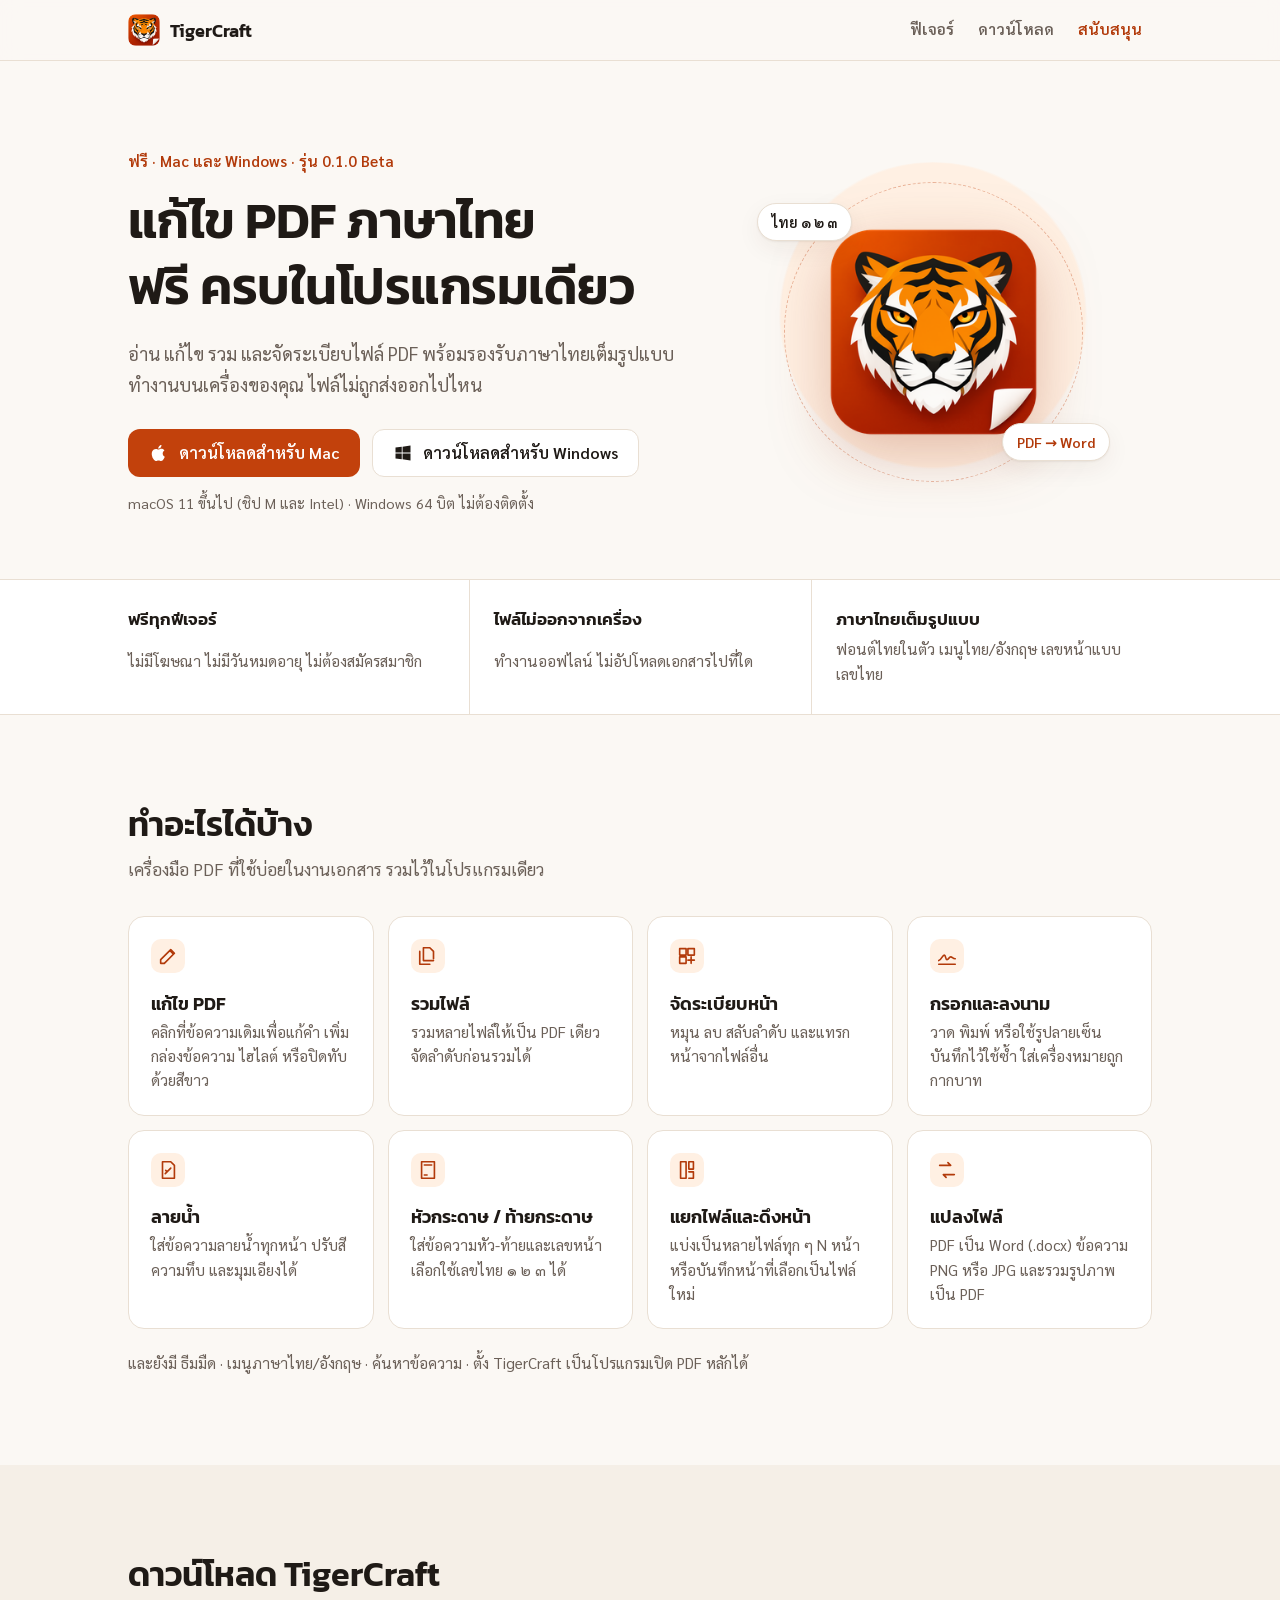
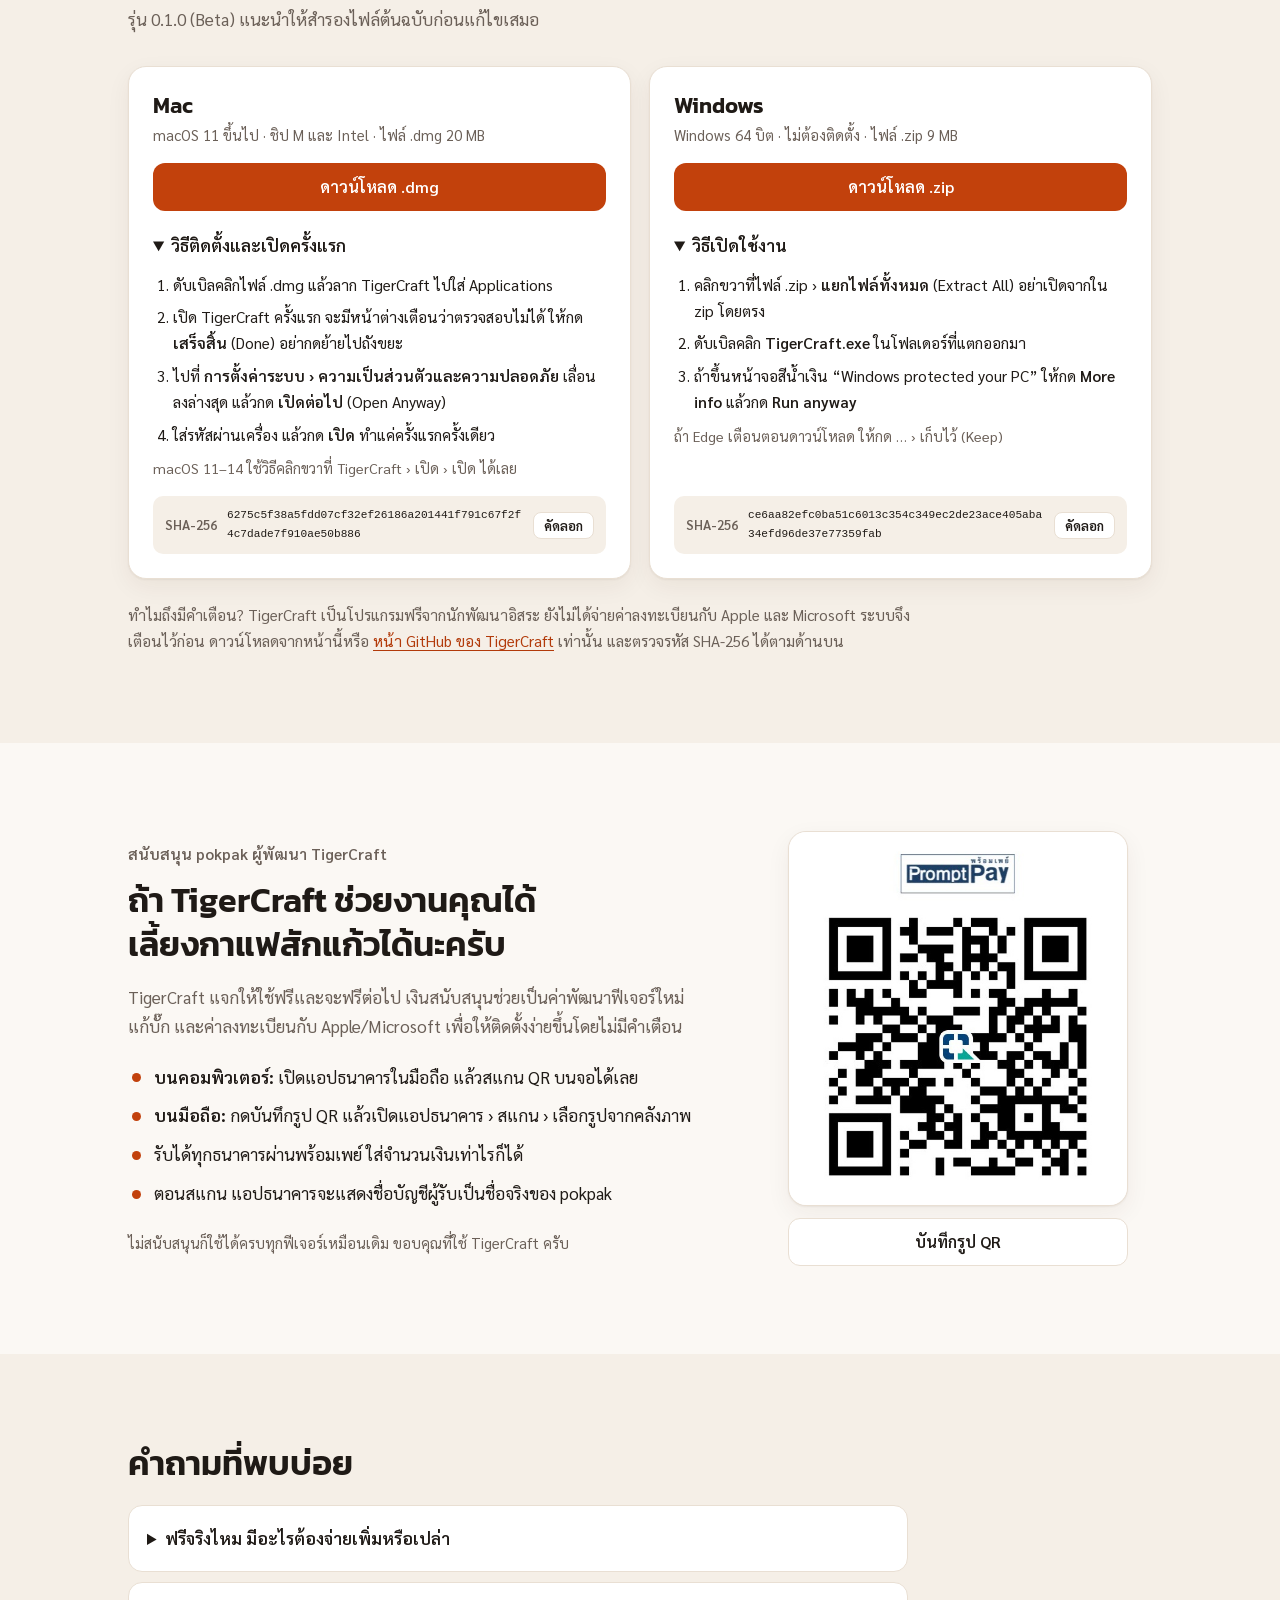
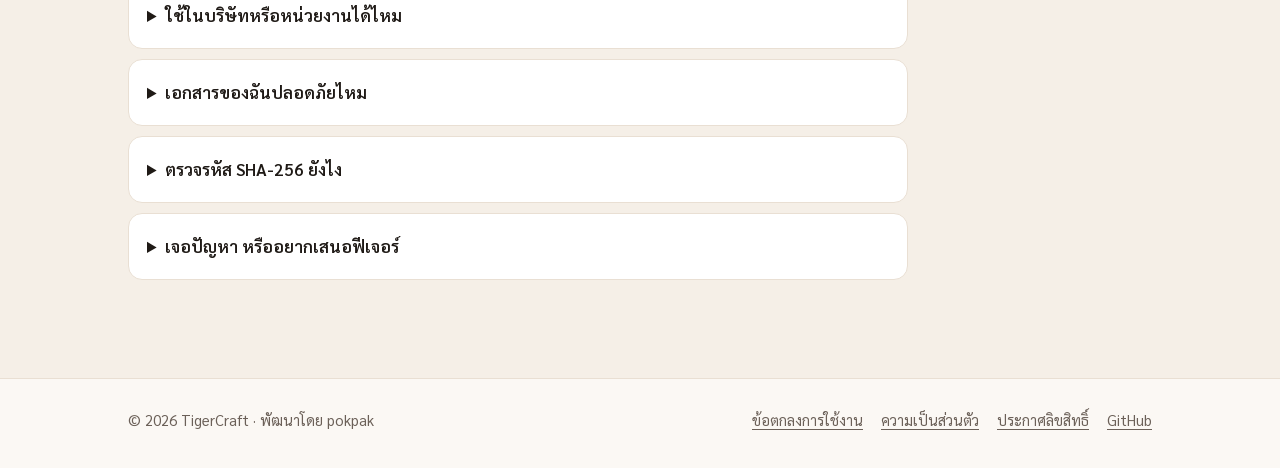
<file: docs/index.html>
<!doctype html>
<html lang="th">
<head>
<meta charset="utf-8">
<meta name="viewport" content="width=device-width, initial-scale=1">
<meta name="author" content="pokpak">
<title>TigerCraft — โปรแกรมแก้ไข PDF ภาษาไทย ฟรี</title>
<meta name="description" content="TigerCraft โปรแกรมแก้ไข PDF ที่รองรับภาษาไทยเต็มรูปแบบ แก้คำ รวมไฟล์ ลงนาม ใส่ลายน้ำ แปลงเป็น Word ใช้ฟรี ทำงานบนเครื่องของคุณ ไฟล์ไม่ถูกส่งออกไปไหน สำหรับ Mac และ Windows">
<meta property="og:title" content="TigerCraft — โปรแกรมแก้ไข PDF ภาษาไทย ฟรี">
<meta property="og:description" content="แก้คำ รวมไฟล์ ลงนาม ใส่ลายน้ำ แปลงเป็น Word ใช้ฟรี ไฟล์ไม่ออกจากเครื่องคุณ">
<meta property="og:image" content="assets/icon-256.png">
<link rel="icon" type="image/png" href="assets/favicon.png">
<link rel="apple-touch-icon" href="assets/apple-touch-icon.png">
<link rel="stylesheet" href="assets/style.css">
</head>
<body>

<header class="nav">
  <div class="wrap nav-inner">
    <a class="brand" href="#top"><img src="assets/favicon.png" alt="" width="32" height="32"><span>TigerCraft</span></a>
    <nav class="nav-links">
      <a href="#features">ฟีเจอร์</a>
      <a href="#download">ดาวน์โหลด</a>
      <a href="#support" class="nav-support">สนับสนุน</a>
    </nav>
  </div>
</header>

<main id="top">

<section class="hero">
  <div class="wrap hero-inner">
    <div class="hero-text">
      <p class="eyebrow">ฟรี · Mac และ Windows · รุ่น <span data-version>0.1.0</span> Beta</p>
      <h1>แก้ไข PDF ภาษาไทย<br>ฟรี ครบในโปรแกรมเดียว</h1>
      <p class="lead">อ่าน แก้ไข รวม และจัดระเบียบไฟล์ PDF พร้อมรองรับภาษาไทยเต็มรูปแบบ ทำงานบนเครื่องของคุณ ไฟล์ไม่ถูกส่งออกไปไหน</p>
      <div class="cta">
        <a class="btn btn-primary" data-dl="mac" href="#download">
          <svg viewBox="0 0 24 24" aria-hidden="true"><path d="M16.4 12.6c0-2.4 2-3.6 2.1-3.7-1.1-1.7-2.9-1.9-3.5-1.9-1.5-.2-2.9.9-3.7.9-.8 0-1.9-.9-3.2-.8-1.6 0-3.1 1-4 2.4-1.7 3-.4 7.4 1.2 9.8.8 1.2 1.8 2.5 3 2.4 1.2 0 1.7-.8 3.1-.8 1.5 0 1.9.8 3.2.8 1.3 0 2.2-1.2 3-2.4.9-1.4 1.3-2.7 1.3-2.8 0 0-2.5-1-2.5-3.9zM14 5.5c.7-.8 1.1-1.9 1-3-1 0-2.1.7-2.8 1.5-.6.7-1.2 1.8-1 2.9 1 .1 2.1-.6 2.8-1.4z" fill="currentColor"/></svg>
          ดาวน์โหลดสำหรับ Mac
        </a>
        <a class="btn btn-secondary" data-dl="win" href="#download">
          <svg viewBox="0 0 24 24" aria-hidden="true"><path d="M3 5.5 10.5 4.5v7H3zm8.5-1.1L21 3v8.5h-9.5zM3 12.5h7.5v7L3 18.5zm8.5 0H21V21l-9.5-1.4z" fill="currentColor"/></svg>
          ดาวน์โหลดสำหรับ Windows
        </a>
      </div>
      <p class="hint" id="os-hint">macOS 11 ขึ้นไป (ชิป M และ Intel) · Windows 64 บิต ไม่ต้องติดตั้ง</p>
    </div>
    <div class="hero-art" aria-hidden="true">
      <div class="art-ring"></div>
      <img src="assets/icon-256.png" alt="" width="256" height="256" class="art-icon">
      <div class="art-chip chip-a">ไทย ๑ ๒ ๓</div>
      <div class="art-chip chip-b">PDF → Word</div>
    </div>
  </div>
</section>

<section class="promise">
  <div class="wrap promise-grid">
    <div class="promise-item">
      <strong>ฟรีทุกฟีเจอร์</strong>
      <span>ไม่มีโฆษณา ไม่มีวันหมดอายุ ไม่ต้องสมัครสมาชิก</span>
    </div>
    <div class="promise-item">
      <strong>ไฟล์ไม่ออกจากเครื่อง</strong>
      <span>ทำงานออฟไลน์ ไม่อัปโหลดเอกสารไปที่ใด</span>
    </div>
    <div class="promise-item">
      <strong>ภาษาไทยเต็มรูปแบบ</strong>
      <span>ฟอนต์ไทยในตัว เมนูไทย/อังกฤษ เลขหน้าแบบเลขไทย</span>
    </div>
  </div>
</section>

<section id="features" class="section">
  <div class="wrap">
    <h2>ทำอะไรได้บ้าง</h2>
    <p class="section-lead">เครื่องมือ PDF ที่ใช้บ่อยในงานเอกสาร รวมไว้ในโปรแกรมเดียว</p>
    <div class="feature-grid">
      <article class="feature">
        <svg viewBox="0 0 24 24" aria-hidden="true"><path d="M4 20h4L19 9l-4-4L4 16v4zM14 6l4 4"/></svg>
        <h3>แก้ไข PDF</h3>
        <p>คลิกที่ข้อความเดิมเพื่อแก้คำ เพิ่มกล่องข้อความ ไฮไลต์ หรือปิดทับด้วยสีขาว</p>
      </article>
      <article class="feature">
        <svg viewBox="0 0 24 24" aria-hidden="true"><path d="M7 3h7l4 4v8M7 3v14h11M3 7v14h11"/></svg>
        <h3>รวมไฟล์</h3>
        <p>รวมหลายไฟล์ให้เป็น PDF เดียว จัดลำดับก่อนรวมได้</p>
      </article>
      <article class="feature">
        <svg viewBox="0 0 24 24" aria-hidden="true"><path d="M4 4h7v7H4zM13 4h7v7h-7zM4 13h7v7H4zM16.5 13v7M13 16.5h7"/></svg>
        <h3>จัดระเบียบหน้า</h3>
        <p>หมุน ลบ สลับลำดับ และแทรกหน้าจากไฟล์อื่น</p>
      </article>
      <article class="feature">
        <svg viewBox="0 0 24 24" aria-hidden="true"><path d="M3 17c3-1 4-6 6-6s1 5 3 5 2-3 4-3 2 2 5 2M3 21h18"/></svg>
        <h3>กรอกและลงนาม</h3>
        <p>วาด พิมพ์ หรือใช้รูปลายเซ็น บันทึกไว้ใช้ซ้ำ ใส่เครื่องหมายถูก กากบาท</p>
      </article>
      <article class="feature">
        <svg viewBox="0 0 24 24" aria-hidden="true"><path d="M6 3h9l4 4v14H6zM9 16l6-6M9.5 12.5 11 14"/></svg>
        <h3>ลายน้ำ</h3>
        <p>ใส่ข้อความลายน้ำทุกหน้า ปรับสี ความทึบ และมุมเอียงได้</p>
      </article>
      <article class="feature">
        <svg viewBox="0 0 24 24" aria-hidden="true"><path d="M5 3h14v18H5zM8 6.5h8M8 17.5h3"/></svg>
        <h3>หัวกระดาษ / ท้ายกระดาษ</h3>
        <p>ใส่ข้อความหัว-ท้ายและเลขหน้า เลือกใช้เลขไทย ๑ ๒ ๓ ได้</p>
      </article>
      <article class="feature">
        <svg viewBox="0 0 24 24" aria-hidden="true"><path d="M5 3h6v18H5zM14 3h5v8h-5zM14 14h5v7h-5"/></svg>
        <h3>แยกไฟล์และดึงหน้า</h3>
        <p>แบ่งเป็นหลายไฟล์ทุก ๆ N หน้า หรือบันทึกหน้าที่เลือกเป็นไฟล์ใหม่</p>
      </article>
      <article class="feature">
        <svg viewBox="0 0 24 24" aria-hidden="true"><path d="M4 7h12l-3-3M20 17H8l3 3"/></svg>
        <h3>แปลงไฟล์</h3>
        <p>PDF เป็น Word (.docx) ข้อความ PNG หรือ JPG และรวมรูปภาพเป็น PDF</p>
      </article>
    </div>
    <p class="extras">และยังมี ธีมมืด · เมนูภาษาไทย/อังกฤษ · ค้นหาข้อความ · ตั้ง TigerCraft เป็นโปรแกรมเปิด PDF หลักได้</p>
  </div>
</section>

<section id="download" class="section section-alt">
  <div class="wrap">
    <h2>ดาวน์โหลด TigerCraft</h2>
    <p class="section-lead">รุ่น <span data-version>0.1.0</span> (Beta) แนะนำให้สำรองไฟล์ต้นฉบับก่อนแก้ไขเสมอ</p>
    <div class="dl-grid">
      <article class="dl-card" id="dl-mac">
        <div class="dl-head">
          <h3>Mac</h3>
          <span class="dl-meta">macOS 11 ขึ้นไป · ชิป M และ Intel · ไฟล์ .dmg 20 MB</span>
        </div>
        <a class="btn btn-primary btn-block" data-dl="mac" href="#">ดาวน์โหลด .dmg</a>
        <details open>
          <summary>วิธีติดตั้งและเปิดครั้งแรก</summary>
          <ol>
            <li>ดับเบิลคลิกไฟล์ .dmg แล้วลาก TigerCraft ไปใส่ Applications</li>
            <li>เปิด TigerCraft ครั้งแรก จะมีหน้าต่างเตือนว่าตรวจสอบไม่ได้ ให้กด <b>เสร็จสิ้น</b> (Done) อย่ากดย้ายไปถังขยะ</li>
            <li>ไปที่ <b>การตั้งค่าระบบ › ความเป็นส่วนตัวและความปลอดภัย</b> เลื่อนลงล่างสุด แล้วกด <b>เปิดต่อไป</b> (Open Anyway)</li>
            <li>ใส่รหัสผ่านเครื่อง แล้วกด <b>เปิด</b> ทำแค่ครั้งแรกครั้งเดียว</li>
          </ol>
          <p class="note">macOS 11–14 ใช้วิธีคลิกขวาที่ TigerCraft › เปิด › เปิด ได้เลย</p>
        </details>
        <div class="hash">
          <span>SHA-256</span>
          <code data-hash="mac">6275c5f38a5fdd07cf32ef26186a201441f791c67f2f4c7dade7f910ae50b886</code>
          <button type="button" class="copy" data-copy="mac">คัดลอก</button>
        </div>
      </article>

      <article class="dl-card" id="dl-win">
        <div class="dl-head">
          <h3>Windows</h3>
          <span class="dl-meta">Windows 64 บิต · ไม่ต้องติดตั้ง · ไฟล์ .zip 9 MB</span>
        </div>
        <a class="btn btn-primary btn-block" data-dl="win" href="#">ดาวน์โหลด .zip</a>
        <details open>
          <summary>วิธีเปิดใช้งาน</summary>
          <ol>
            <li>คลิกขวาที่ไฟล์ .zip › <b>แยกไฟล์ทั้งหมด</b> (Extract All) อย่าเปิดจากใน zip โดยตรง</li>
            <li>ดับเบิลคลิก <b>TigerCraft.exe</b> ในโฟลเดอร์ที่แตกออกมา</li>
            <li>ถ้าขึ้นหน้าจอสีน้ำเงิน “Windows protected your PC” ให้กด <b>More info</b> แล้วกด <b>Run anyway</b></li>
          </ol>
          <p class="note">ถ้า Edge เตือนตอนดาวน์โหลด ให้กด … › เก็บไว้ (Keep)</p>
        </details>
        <div class="hash">
          <span>SHA-256</span>
          <code data-hash="win">ce6aa82efc0ba51c6013c354c349ec2de23ace405aba34efd96de37e77359fab</code>
          <button type="button" class="copy" data-copy="win">คัดลอก</button>
        </div>
      </article>
    </div>
    <p class="why">ทำไมถึงมีคำเตือน? TigerCraft เป็นโปรแกรมฟรีจากนักพัฒนาอิสระ ยังไม่ได้จ่ายค่าลงทะเบียนกับ Apple และ Microsoft ระบบจึงเตือนไว้ก่อน ดาวน์โหลดจากหน้านี้หรือ <a data-repo href="#">หน้า GitHub ของ TigerCraft</a> เท่านั้น และตรวจรหัส SHA-256 ได้ตามด้านบน</p>
  </div>
</section>

<section id="support" class="section">
  <div class="wrap support">
    <div class="support-text">
      <p class="eyebrow">สนับสนุน pokpak ผู้พัฒนา TigerCraft</p>
      <h2>ถ้า TigerCraft ช่วยงานคุณได้<br>เลี้ยงกาแฟสักแก้วได้นะครับ</h2>
      <p>TigerCraft แจกให้ใช้ฟรีและจะฟรีต่อไป เงินสนับสนุนช่วยเป็นค่าพัฒนาฟีเจอร์ใหม่ แก้บั๊ก และค่าลงทะเบียนกับ Apple/Microsoft เพื่อให้ติดตั้งง่ายขึ้นโดยไม่มีคำเตือน</p>
      <ul class="steps">
        <li><b>บนคอมพิวเตอร์:</b> เปิดแอปธนาคารในมือถือ แล้วสแกน QR บนจอได้เลย</li>
        <li><b>บนมือถือ:</b> กดบันทึกรูป QR แล้วเปิดแอปธนาคาร › สแกน › เลือกรูปจากคลังภาพ</li>
        <li>รับได้ทุกธนาคารผ่านพร้อมเพย์ ใส่จำนวนเงินเท่าไรก็ได้</li>
        <li>ตอนสแกน แอปธนาคารจะแสดงชื่อบัญชีผู้รับเป็นชื่อจริงของ pokpak</li>
      </ul>
      <p class="small">ไม่สนับสนุนก็ใช้ได้ครบทุกฟีเจอร์เหมือนเดิม ขอบคุณที่ใช้ TigerCraft ครับ</p>
    </div>
    <figure class="qr">
      <img src="assets/promptpay-qr.jpg" alt="QR พร้อมเพย์สำหรับสนับสนุน pokpak ผู้พัฒนา TigerCraft" width="553" height="610">
      <a class="btn btn-secondary btn-block" href="assets/promptpay-qr.jpg" download="TigerCraft-PromptPay.jpg">บันทึกรูป QR</a>
    </figure>
  </div>
</section>

<section id="faq" class="section section-alt">
  <div class="wrap faq">
    <h2>คำถามที่พบบ่อย</h2>
    <details>
      <summary>ฟรีจริงไหม มีอะไรต้องจ่ายเพิ่มหรือเปล่า</summary>
      <p>ฟรีจริงทุกฟีเจอร์ ไม่มีโฆษณา ไม่มีรุ่นเสียเงิน การโดเนทเป็นความสมัครใจและไม่ได้ปลดล็อกอะไรเพิ่ม</p>
    </details>
    <details>
      <summary>ใช้ในบริษัทหรือหน่วยงานได้ไหม</summary>
      <p>ได้ ใช้ได้ทั้งส่วนตัว การศึกษา และงานในองค์กร ไม่จำกัดจำนวนเครื่อง แจกต่อได้ถ้าเป็นไฟล์ต้นฉบับที่ไม่ได้ดัดแปลงและไม่เก็บเงิน ดูรายละเอียดใน <a href="terms.html">ข้อตกลงการใช้งาน</a></p>
    </details>
    <details>
      <summary>เอกสารของฉันปลอดภัยไหม</summary>
      <p>TigerCraft ทำงานบนเครื่องของคุณทั้งหมด ไม่อัปโหลดไฟล์ ไม่มีระบบติดตามการใช้งาน และใช้ได้โดยไม่ต่ออินเทอร์เน็ต อ่านเพิ่มที่ <a href="privacy.html">นโยบายความเป็นส่วนตัว</a></p>
    </details>
    <details>
      <summary>ตรวจรหัส SHA-256 ยังไง</summary>
      <p>Mac: เปิด Terminal พิมพ์ <code>shasum -a 256 </code> แล้วลากไฟล์ที่ดาวน์โหลดมาวาง กด Enter<br>Windows: เปิด PowerShell พิมพ์ <code>Get-FileHash </code> แล้วลากไฟล์มาวาง กด Enter<br>ตัวเลขที่ได้ต้องตรงกับที่แสดงบนหน้านี้</p>
    </details>
    <details>
      <summary>เจอปัญหา หรืออยากเสนอฟีเจอร์</summary>
      <p>แจ้งได้ที่ <a data-issues href="#">GitHub Issues</a> บอกรุ่นของโปรแกรม ระบบปฏิบัติการ และขั้นตอนที่ทำให้เกิดปัญหา จะช่วยให้แก้ได้เร็วขึ้น</p>
    </details>
  </div>
</section>

</main>

<footer class="footer">
  <div class="wrap footer-inner">
    <span>© 2026 TigerCraft · พัฒนาโดย pokpak</span>
    <nav>
      <a href="terms.html">ข้อตกลงการใช้งาน</a>
      <a href="privacy.html">ความเป็นส่วนตัว</a>
      <a href="third-party.html">ประกาศลิขสิทธิ์</a>
      <a data-repo href="#">GitHub</a>
    </nav>
  </div>
</footer>

<script>
  /* ===== ตั้งค่า: แก้แค่ 2 บรรทัดนี้ ===== */
  const GITHUB_USER = "pokkitichi";   // ชื่อบัญชี GitHub ของคุณ
  const VERSION     = "0.1.0";                  // รุ่นของโปรแกรม (ต้องตรงกับชื่อไฟล์ที่อัปโหลด)
  /* ================================== */

  const repo = `https://github.com/${GITHUB_USER}/TigerCraft`;
  const dl = {
    mac: `${repo}/releases/latest/download/TigerCraft-${VERSION}-mac.dmg`,
    win: `${repo}/releases/latest/download/TigerCraft-${VERSION}-windows-x64.zip`,
  };
  document.querySelectorAll("[data-version]").forEach(el => el.textContent = VERSION);
  document.querySelectorAll("[data-repo]").forEach(a => a.href = repo);
  document.querySelectorAll("[data-issues]").forEach(a => a.href = repo + "/issues");
  document.querySelectorAll(".dl-card [data-dl]").forEach(a => a.href = dl[a.dataset.dl]);

  // ปุ่มบนสุด: เลื่อนลงไปที่การ์ดดาวน์โหลดของระบบนั้น
  document.querySelectorAll(".cta [data-dl]").forEach(a => a.href = "#dl-" + a.dataset.dl);

  // เน้นปุ่มของระบบที่ผู้ใช้ใช้อยู่
  const ua = navigator.userAgent;
  const isMobile = /Android|iPhone|iPad|iPod/i.test(ua);
  const os = /Win/i.test(ua) ? "win" : /Mac/i.test(ua) && !isMobile ? "mac" : null;
  if (os === "win") {
    const [m, w] = [".cta [data-dl=mac]", ".cta [data-dl=win]"].map(s => document.querySelector(s));
    m.classList.replace("btn-primary", "btn-secondary");
    w.classList.replace("btn-secondary", "btn-primary");
    w.parentNode.insertBefore(w, m);
  }
  if (isMobile) {
    document.getElementById("os-hint").textContent =
      "TigerCraft ใช้บนคอมพิวเตอร์ Mac และ Windows เปิดหน้านี้บนคอมพิวเตอร์เพื่อดาวน์โหลด";
  }

  // ปุ่มคัดลอก SHA-256
  document.querySelectorAll("[data-copy]").forEach(btn => {
    btn.addEventListener("click", async () => {
      const text = document.querySelector(`[data-hash=${btn.dataset.copy}]`).textContent.trim();
      try { await navigator.clipboard.writeText(text); btn.textContent = "คัดลอกแล้ว"; }
      catch { btn.textContent = "คัดลอกไม่ได้"; }
      setTimeout(() => btn.textContent = "คัดลอก", 1800);
    });
  });
</script>
</body>
</html>
</file>
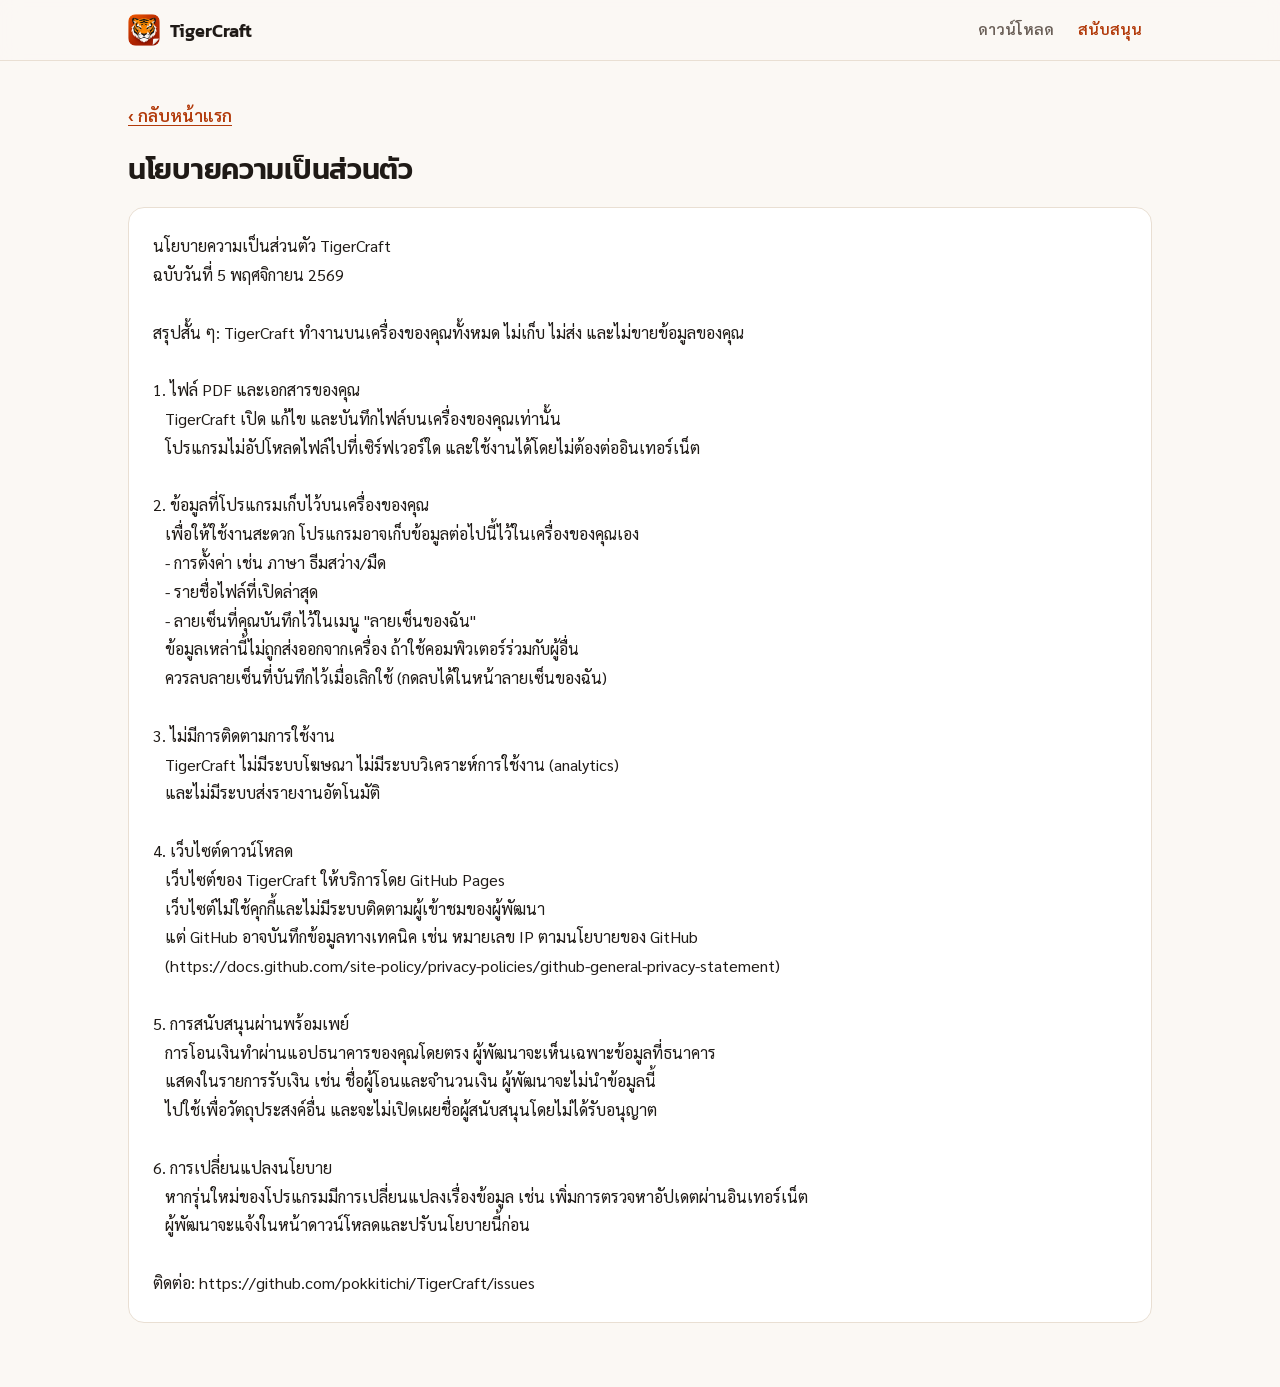
<file: docs/privacy.html>
<!doctype html>
<html lang="th"><head><meta charset="utf-8"><meta name="viewport" content="width=device-width, initial-scale=1">
<title>นโยบายความเป็นส่วนตัว — TigerCraft</title><link rel="icon" type="image/png" href="assets/favicon.png"><link rel="stylesheet" href="assets/style.css"></head>
<body><header class="nav"><div class="wrap nav-inner"><a class="brand" href="./"><img src="assets/favicon.png" alt="" width="32" height="32"><span>TigerCraft</span></a>
<nav class="nav-links"><a href="./#download">ดาวน์โหลด</a><a href="./#support" class="nav-support">สนับสนุน</a></nav></div></header>
<main class="doc"><div class="wrap"><a class="back" href="./">‹ กลับหน้าแรก</a><h1 style="font-size:1.8rem;margin-bottom:20px">นโยบายความเป็นส่วนตัว</h1>
<pre>นโยบายความเป็นส่วนตัว TigerCraft
ฉบับวันที่ 5 พฤศจิกายน 2569

สรุปสั้น ๆ: TigerCraft ทำงานบนเครื่องของคุณทั้งหมด ไม่เก็บ ไม่ส่ง และไม่ขายข้อมูลของคุณ

1. ไฟล์ PDF และเอกสารของคุณ
   TigerCraft เปิด แก้ไข และบันทึกไฟล์บนเครื่องของคุณเท่านั้น
   โปรแกรมไม่อัปโหลดไฟล์ไปที่เซิร์ฟเวอร์ใด และใช้งานได้โดยไม่ต้องต่ออินเทอร์เน็ต

2. ข้อมูลที่โปรแกรมเก็บไว้บนเครื่องของคุณ
   เพื่อให้ใช้งานสะดวก โปรแกรมอาจเก็บข้อมูลต่อไปนี้ไว้ในเครื่องของคุณเอง
   - การตั้งค่า เช่น ภาษา ธีมสว่าง/มืด
   - รายชื่อไฟล์ที่เปิดล่าสุด
   - ลายเซ็นที่คุณบันทึกไว้ในเมนู &quot;ลายเซ็นของฉัน&quot;
   ข้อมูลเหล่านี้ไม่ถูกส่งออกจากเครื่อง ถ้าใช้คอมพิวเตอร์ร่วมกับผู้อื่น
   ควรลบลายเซ็นที่บันทึกไว้เมื่อเลิกใช้ (กดลบได้ในหน้าลายเซ็นของฉัน)

3. ไม่มีการติดตามการใช้งาน
   TigerCraft ไม่มีระบบโฆษณา ไม่มีระบบวิเคราะห์การใช้งาน (analytics)
   และไม่มีระบบส่งรายงานอัตโนมัติ

4. เว็บไซต์ดาวน์โหลด
   เว็บไซต์ของ TigerCraft ให้บริการโดย GitHub Pages
   เว็บไซต์ไม่ใช้คุกกี้และไม่มีระบบติดตามผู้เข้าชมของผู้พัฒนา
   แต่ GitHub อาจบันทึกข้อมูลทางเทคนิค เช่น หมายเลข IP ตามนโยบายของ GitHub
   (https://docs.github.com/site-policy/privacy-policies/github-general-privacy-statement)

5. การสนับสนุนผ่านพร้อมเพย์
   การโอนเงินทำผ่านแอปธนาคารของคุณโดยตรง ผู้พัฒนาจะเห็นเฉพาะข้อมูลที่ธนาคาร
   แสดงในรายการรับเงิน เช่น ชื่อผู้โอนและจำนวนเงิน ผู้พัฒนาจะไม่นำข้อมูลนี้
   ไปใช้เพื่อวัตถุประสงค์อื่น และจะไม่เปิดเผยชื่อผู้สนับสนุนโดยไม่ได้รับอนุญาต

6. การเปลี่ยนแปลงนโยบาย
   หากรุ่นใหม่ของโปรแกรมมีการเปลี่ยนแปลงเรื่องข้อมูล เช่น เพิ่มการตรวจหาอัปเดตผ่านอินเทอร์เน็ต
   ผู้พัฒนาจะแจ้งในหน้าดาวน์โหลดและปรับนโยบายนี้ก่อน

ติดต่อ: https://github.com/pokkitichi/TigerCraft/issues
</pre></div></main></body></html>
</file>
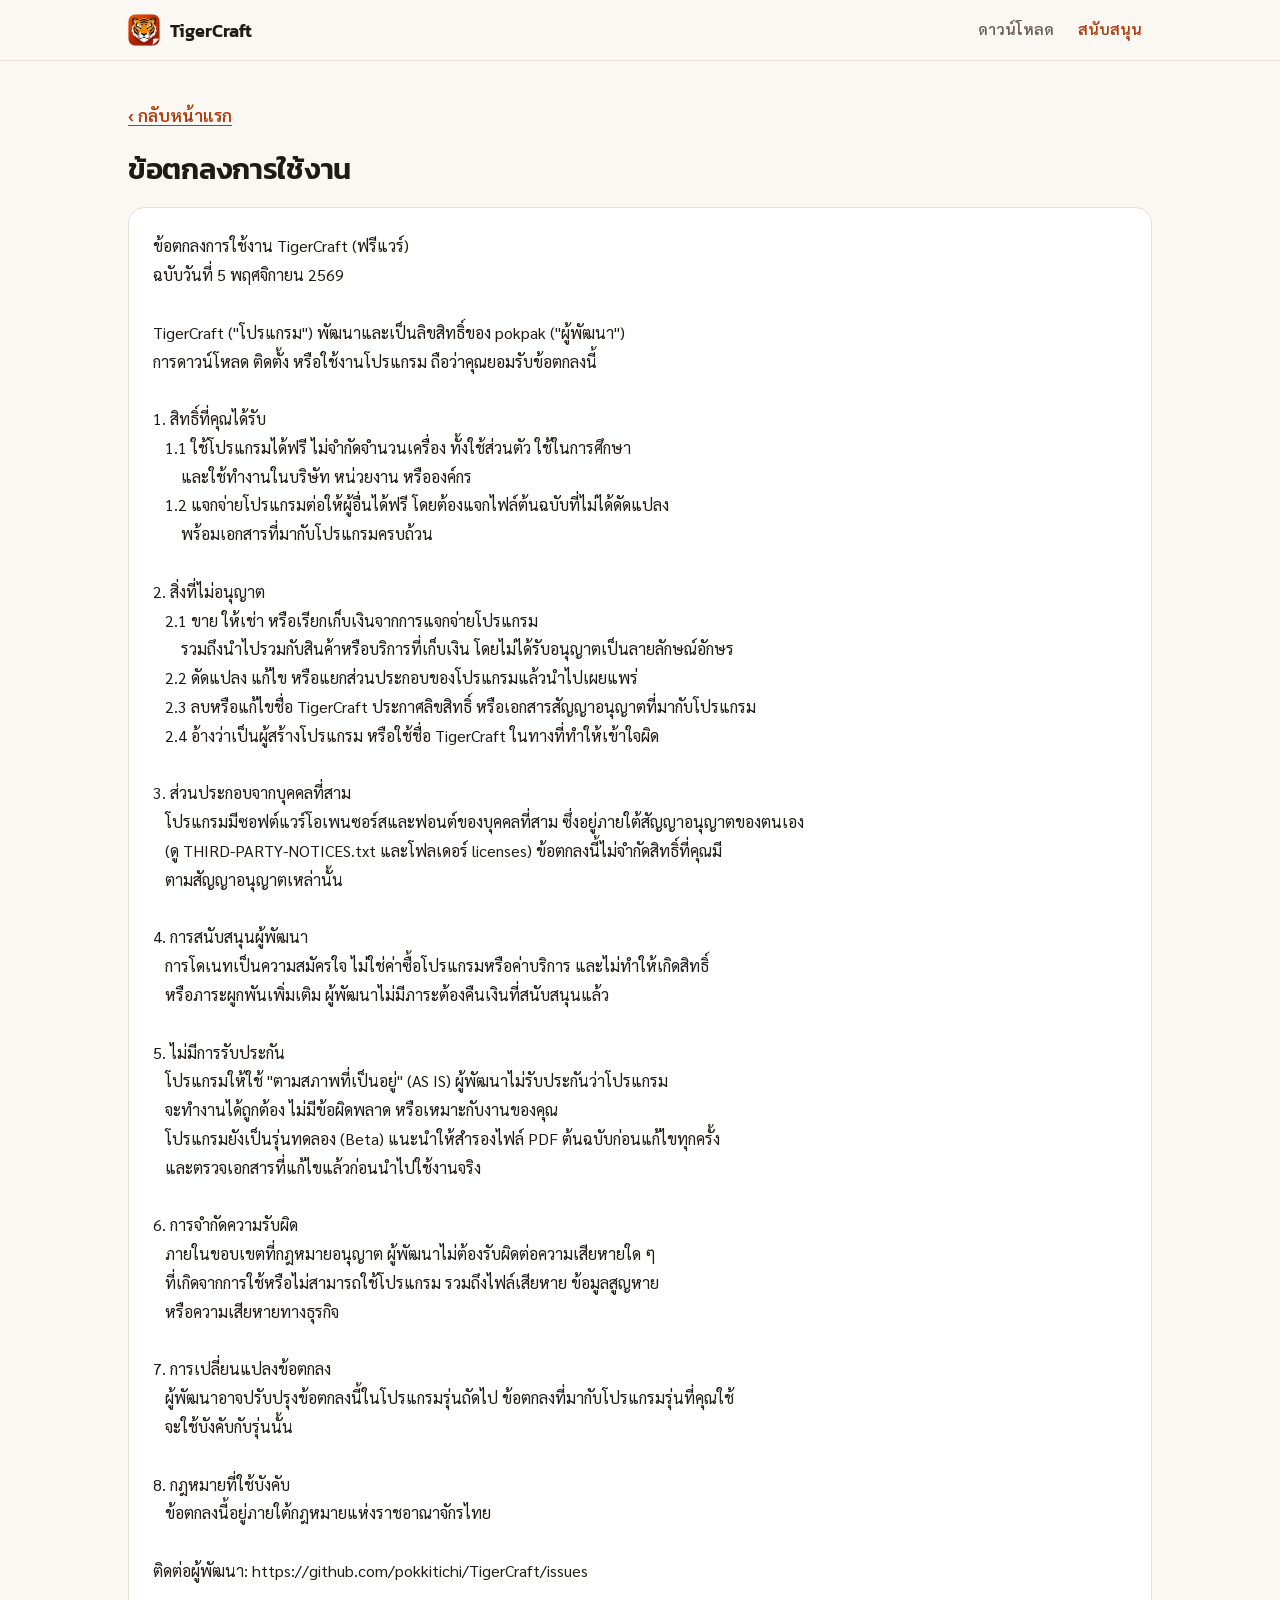
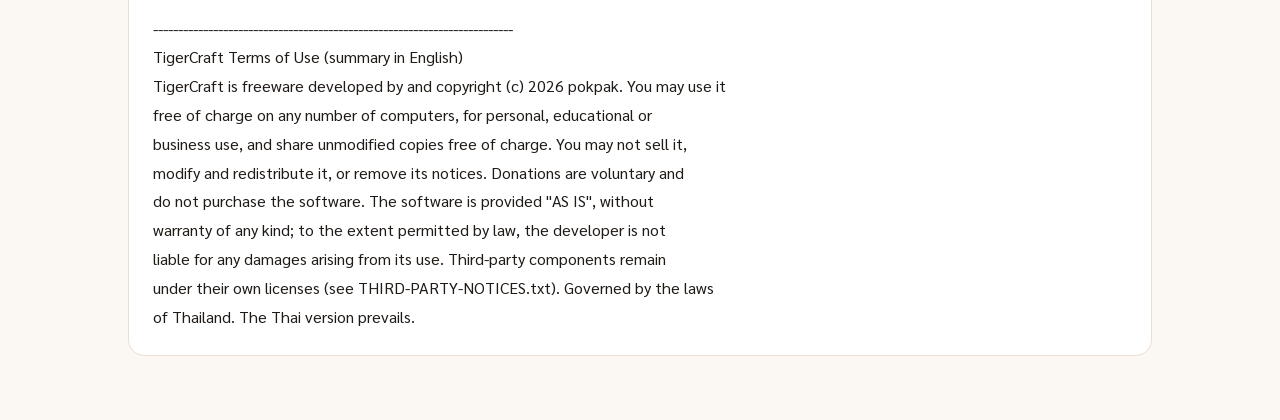
<file: docs/terms.html>
<!doctype html>
<html lang="th"><head><meta charset="utf-8"><meta name="viewport" content="width=device-width, initial-scale=1">
<title>ข้อตกลงการใช้งาน — TigerCraft</title><link rel="icon" type="image/png" href="assets/favicon.png"><link rel="stylesheet" href="assets/style.css"></head>
<body><header class="nav"><div class="wrap nav-inner"><a class="brand" href="./"><img src="assets/favicon.png" alt="" width="32" height="32"><span>TigerCraft</span></a>
<nav class="nav-links"><a href="./#download">ดาวน์โหลด</a><a href="./#support" class="nav-support">สนับสนุน</a></nav></div></header>
<main class="doc"><div class="wrap"><a class="back" href="./">‹ กลับหน้าแรก</a><h1 style="font-size:1.8rem;margin-bottom:20px">ข้อตกลงการใช้งาน</h1>
<pre>ข้อตกลงการใช้งาน TigerCraft (ฟรีแวร์)
ฉบับวันที่ 5 พฤศจิกายน 2569

TigerCraft (&quot;โปรแกรม&quot;) พัฒนาและเป็นลิขสิทธิ์ของ pokpak (&quot;ผู้พัฒนา&quot;)
การดาวน์โหลด ติดตั้ง หรือใช้งานโปรแกรม ถือว่าคุณยอมรับข้อตกลงนี้

1. สิทธิ์ที่คุณได้รับ
   1.1 ใช้โปรแกรมได้ฟรี ไม่จำกัดจำนวนเครื่อง ทั้งใช้ส่วนตัว ใช้ในการศึกษา
       และใช้ทำงานในบริษัท หน่วยงาน หรือองค์กร
   1.2 แจกจ่ายโปรแกรมต่อให้ผู้อื่นได้ฟรี โดยต้องแจกไฟล์ต้นฉบับที่ไม่ได้ดัดแปลง
       พร้อมเอกสารที่มากับโปรแกรมครบถ้วน

2. สิ่งที่ไม่อนุญาต
   2.1 ขาย ให้เช่า หรือเรียกเก็บเงินจากการแจกจ่ายโปรแกรม
       รวมถึงนำไปรวมกับสินค้าหรือบริการที่เก็บเงิน โดยไม่ได้รับอนุญาตเป็นลายลักษณ์อักษร
   2.2 ดัดแปลง แก้ไข หรือแยกส่วนประกอบของโปรแกรมแล้วนำไปเผยแพร่
   2.3 ลบหรือแก้ไขชื่อ TigerCraft ประกาศลิขสิทธิ์ หรือเอกสารสัญญาอนุญาตที่มากับโปรแกรม
   2.4 อ้างว่าเป็นผู้สร้างโปรแกรม หรือใช้ชื่อ TigerCraft ในทางที่ทำให้เข้าใจผิด

3. ส่วนประกอบจากบุคคลที่สาม
   โปรแกรมมีซอฟต์แวร์โอเพนซอร์สและฟอนต์ของบุคคลที่สาม ซึ่งอยู่ภายใต้สัญญาอนุญาตของตนเอง
   (ดู THIRD-PARTY-NOTICES.txt และโฟลเดอร์ licenses) ข้อตกลงนี้ไม่จำกัดสิทธิ์ที่คุณมี
   ตามสัญญาอนุญาตเหล่านั้น

4. การสนับสนุนผู้พัฒนา
   การโดเนทเป็นความสมัครใจ ไม่ใช่ค่าซื้อโปรแกรมหรือค่าบริการ และไม่ทำให้เกิดสิทธิ์
   หรือภาระผูกพันเพิ่มเติม ผู้พัฒนาไม่มีภาระต้องคืนเงินที่สนับสนุนแล้ว

5. ไม่มีการรับประกัน
   โปรแกรมให้ใช้ &quot;ตามสภาพที่เป็นอยู่&quot; (AS IS) ผู้พัฒนาไม่รับประกันว่าโปรแกรม
   จะทำงานได้ถูกต้อง ไม่มีข้อผิดพลาด หรือเหมาะกับงานของคุณ
   โปรแกรมยังเป็นรุ่นทดลอง (Beta) แนะนำให้สำรองไฟล์ PDF ต้นฉบับก่อนแก้ไขทุกครั้ง
   และตรวจเอกสารที่แก้ไขแล้วก่อนนำไปใช้งานจริง

6. การจำกัดความรับผิด
   ภายในขอบเขตที่กฎหมายอนุญาต ผู้พัฒนาไม่ต้องรับผิดต่อความเสียหายใด ๆ
   ที่เกิดจากการใช้หรือไม่สามารถใช้โปรแกรม รวมถึงไฟล์เสียหาย ข้อมูลสูญหาย
   หรือความเสียหายทางธุรกิจ

7. การเปลี่ยนแปลงข้อตกลง
   ผู้พัฒนาอาจปรับปรุงข้อตกลงนี้ในโปรแกรมรุ่นถัดไป ข้อตกลงที่มากับโปรแกรมรุ่นที่คุณใช้
   จะใช้บังคับกับรุ่นนั้น

8. กฎหมายที่ใช้บังคับ
   ข้อตกลงนี้อยู่ภายใต้กฎหมายแห่งราชอาณาจักรไทย

ติดต่อผู้พัฒนา: https://github.com/pokkitichi/TigerCraft/issues

------------------------------------------------------------------------
TigerCraft Terms of Use (summary in English)
TigerCraft is freeware developed by and copyright (c) 2026 pokpak. You may use it
free of charge on any number of computers, for personal, educational or
business use, and share unmodified copies free of charge. You may not sell it,
modify and redistribute it, or remove its notices. Donations are voluntary and
do not purchase the software. The software is provided &quot;AS IS&quot;, without
warranty of any kind; to the extent permitted by law, the developer is not
liable for any damages arising from its use. Third-party components remain
under their own licenses (see THIRD-PARTY-NOTICES.txt). Governed by the laws
of Thailand. The Thai version prevails.
</pre></div></main></body></html>
</file>
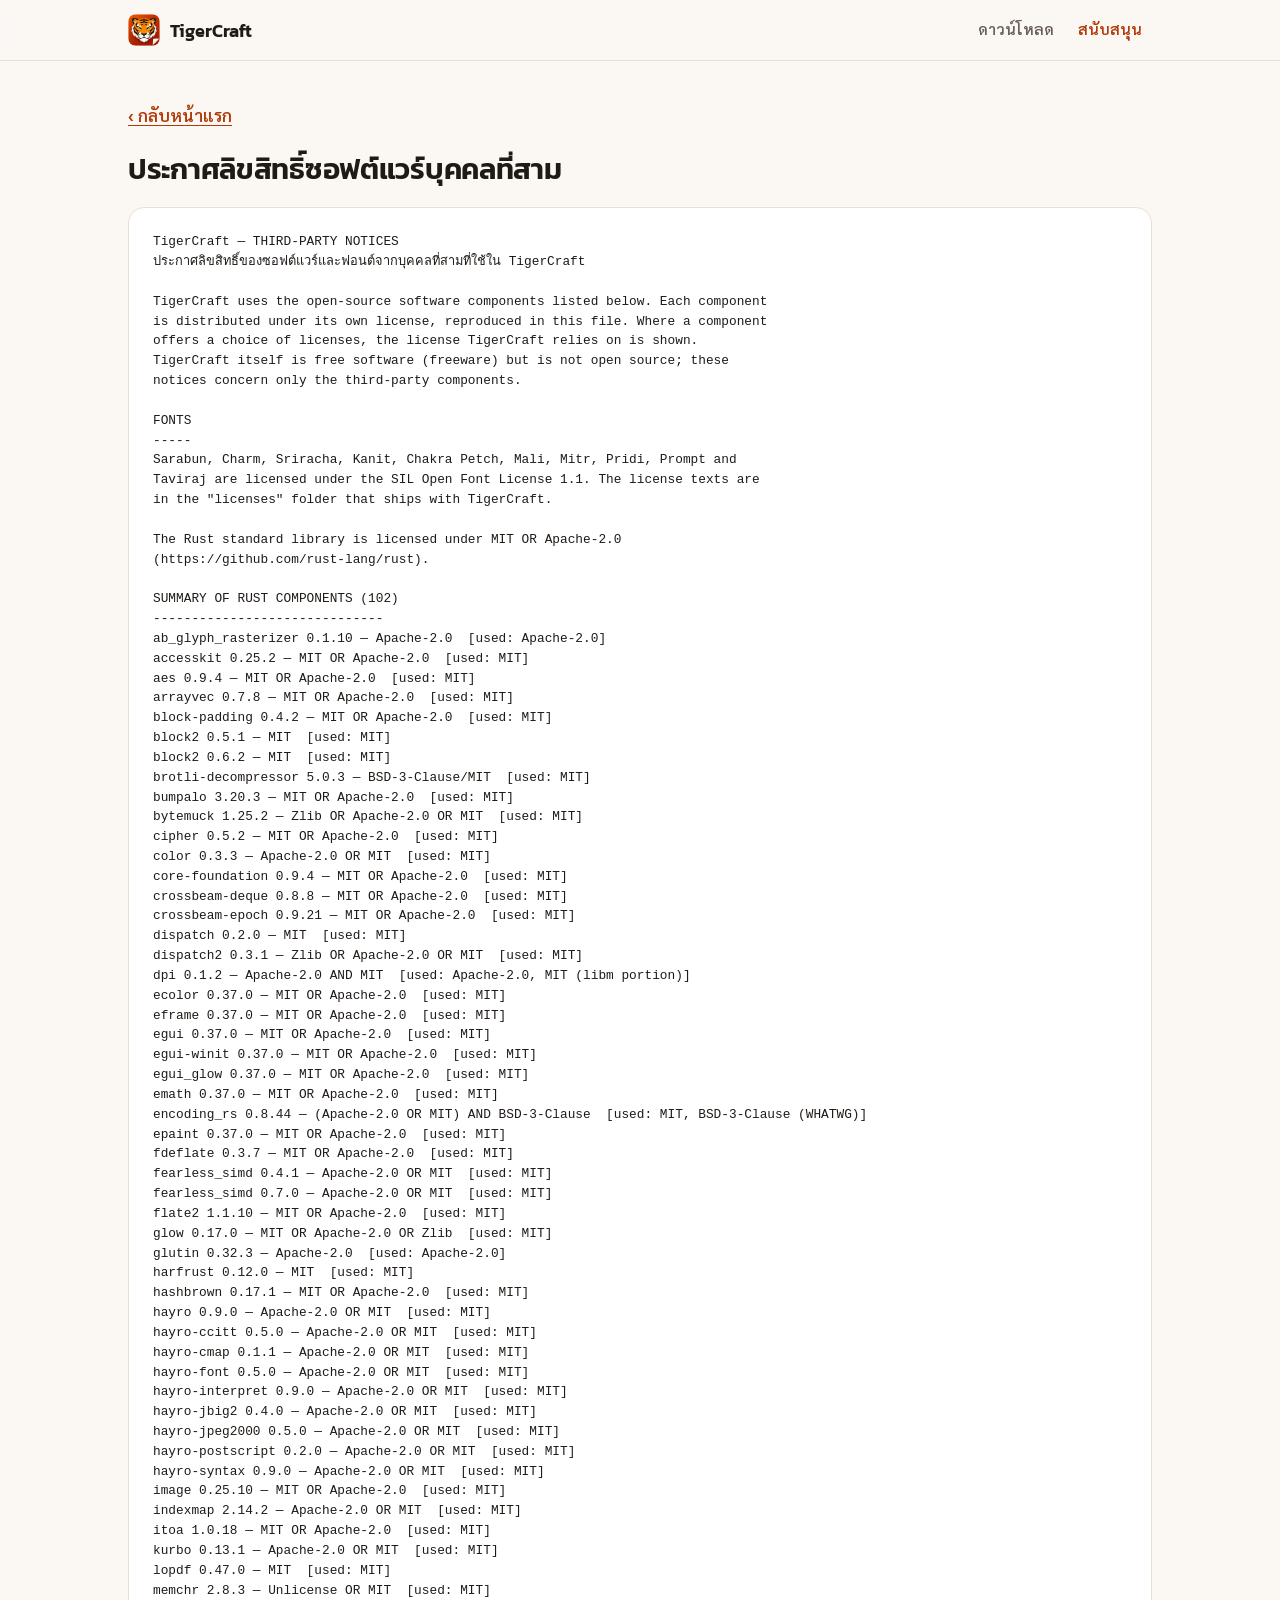
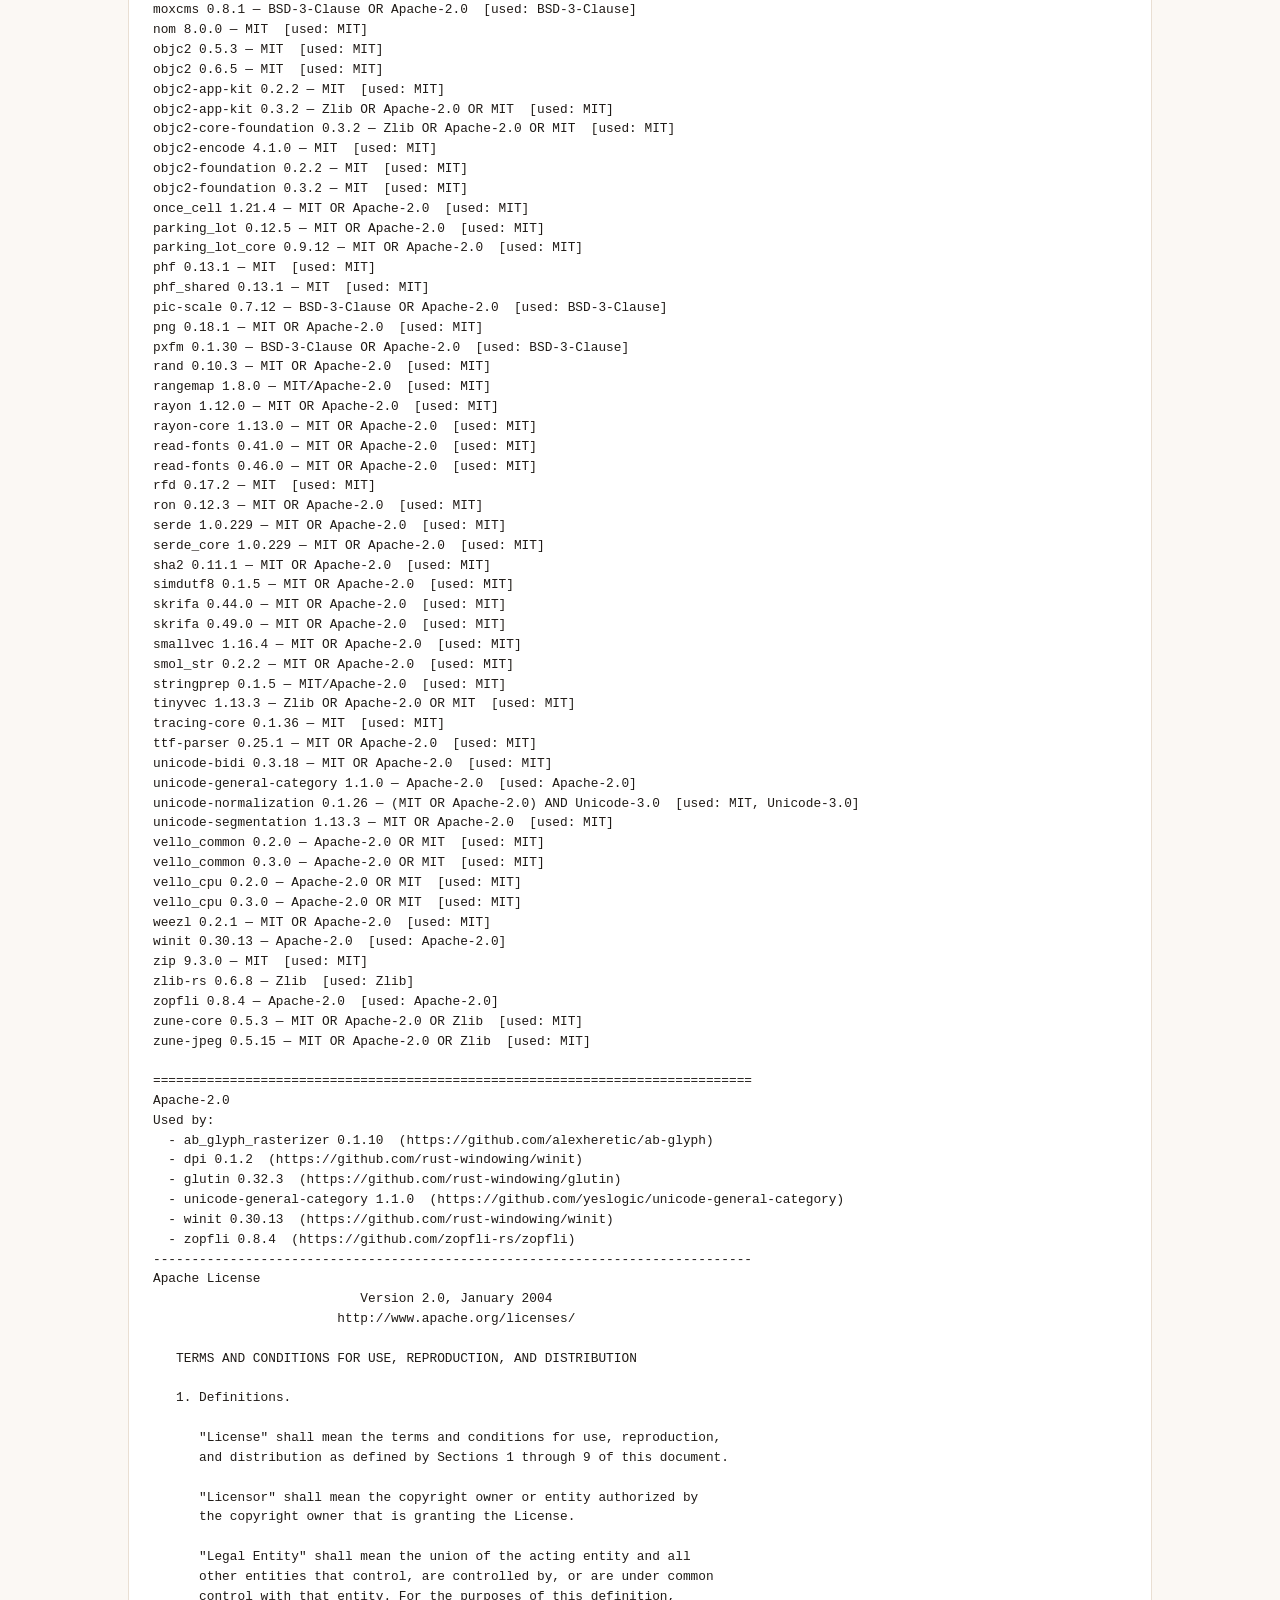
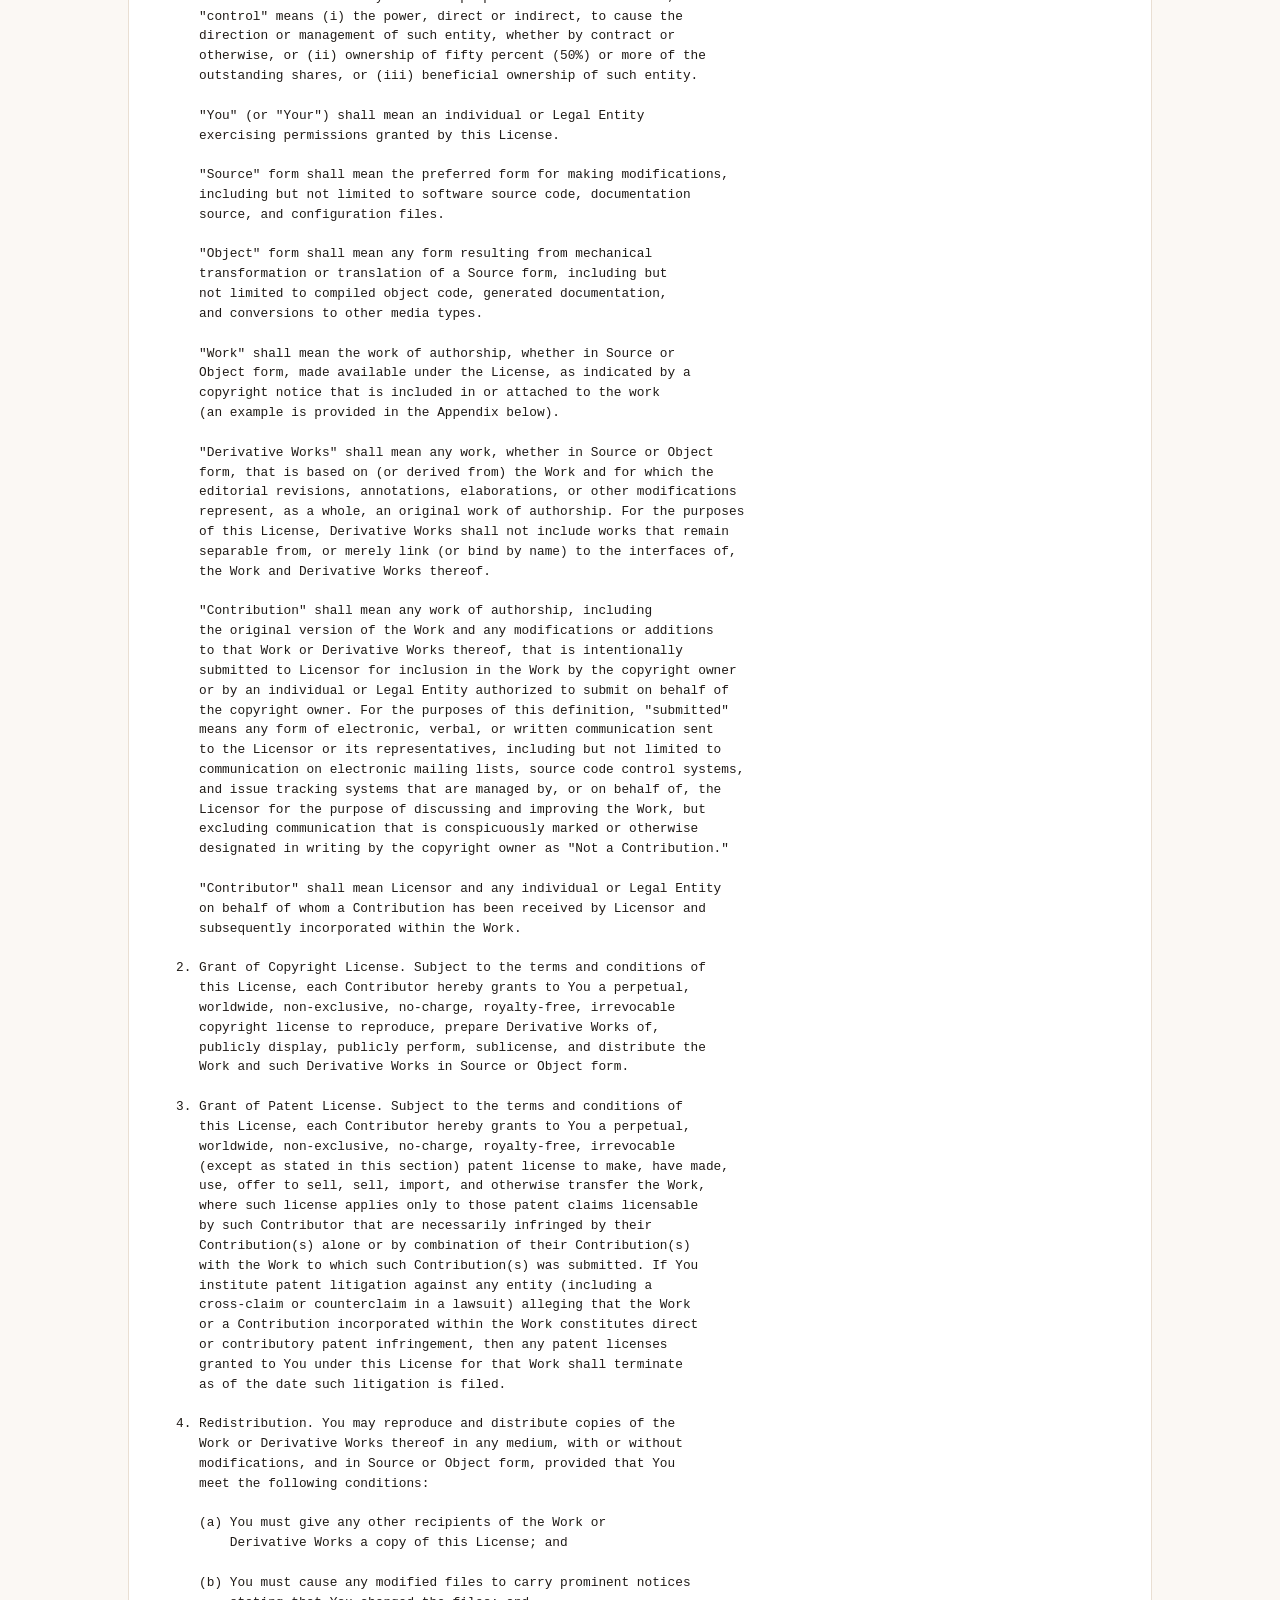
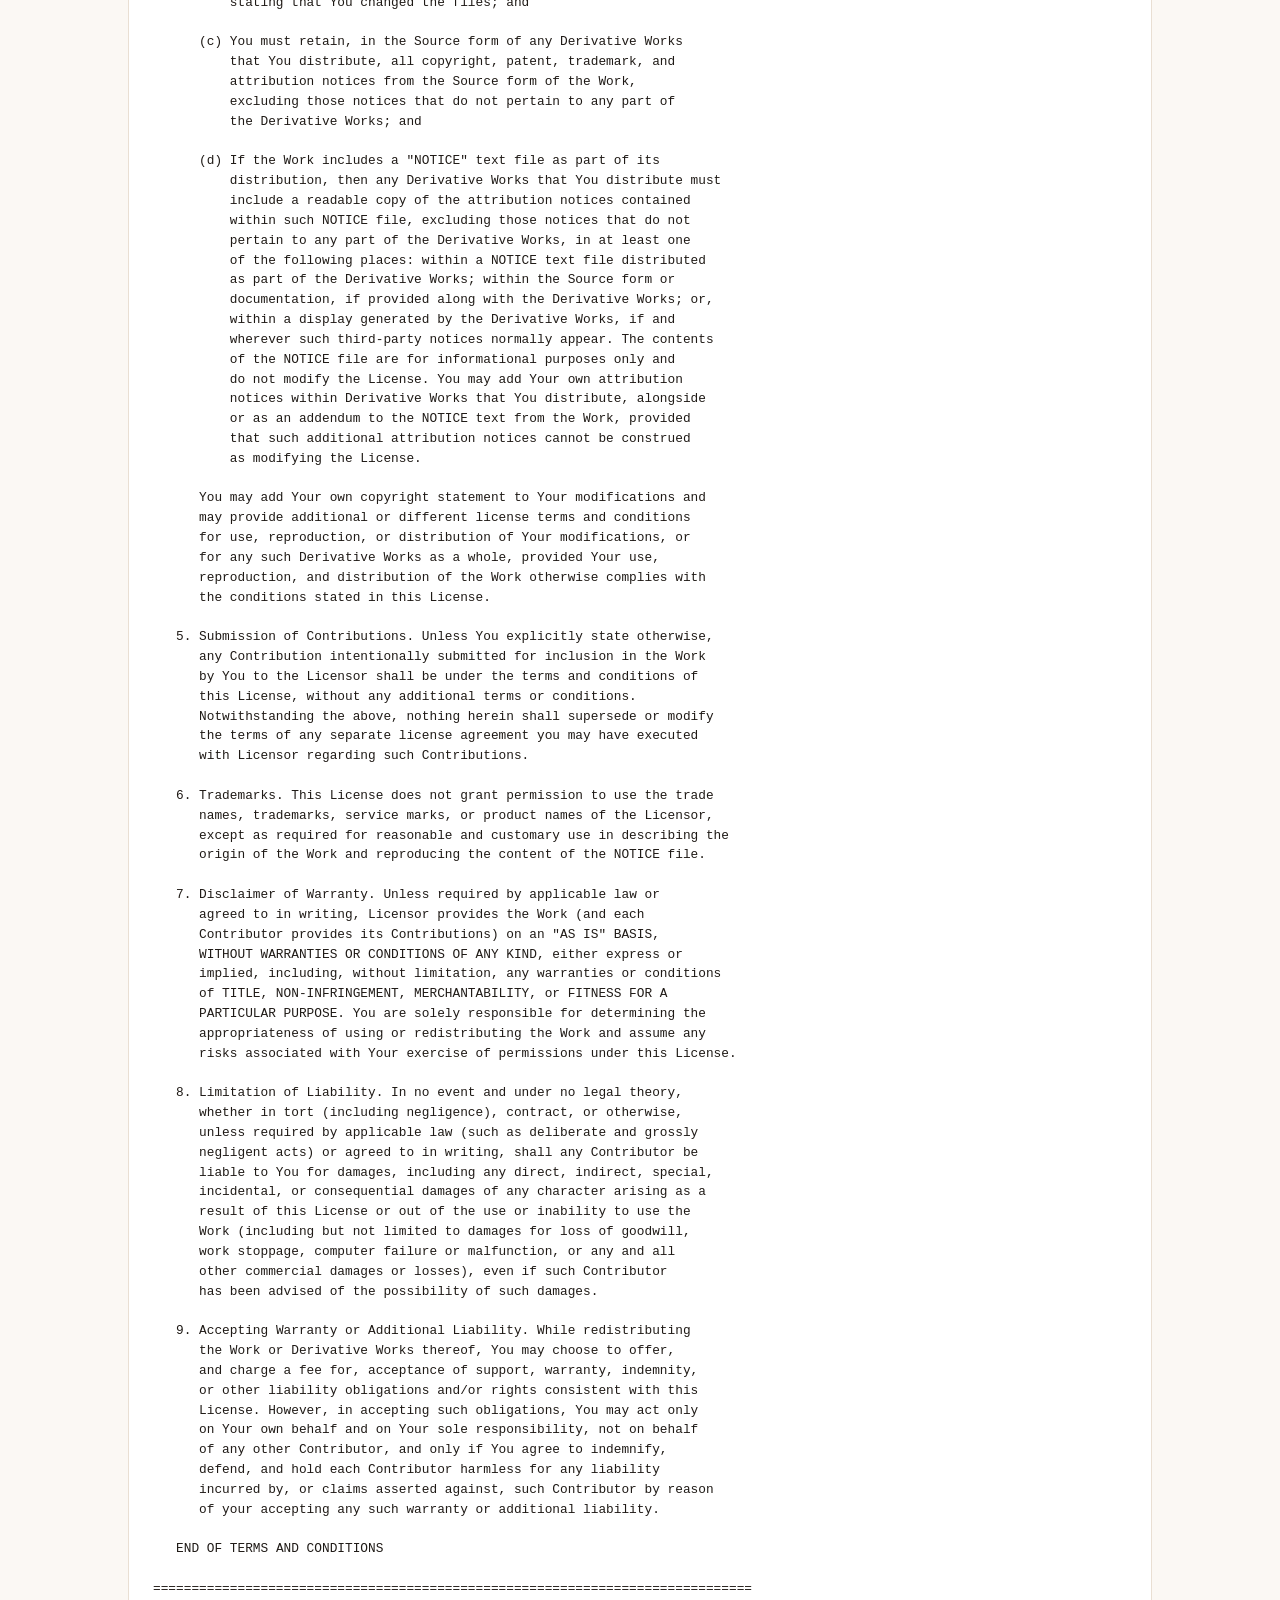
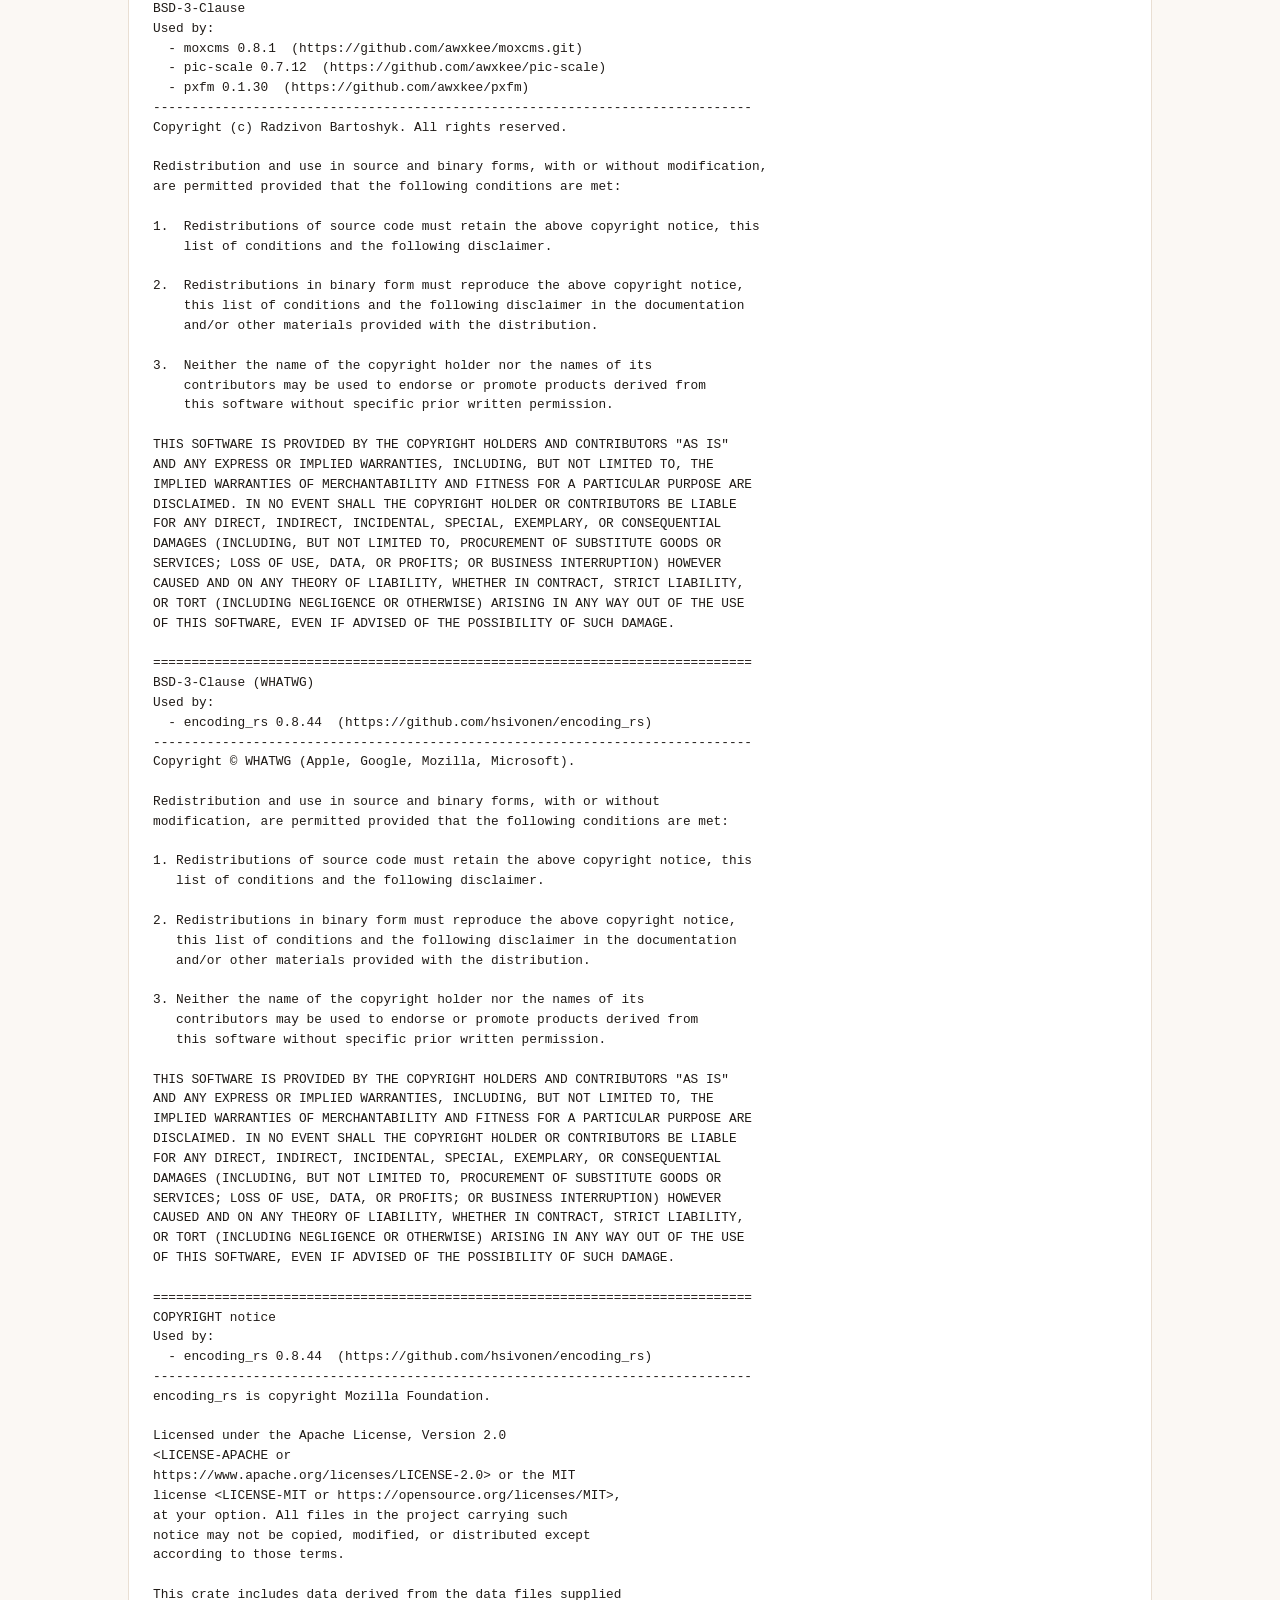
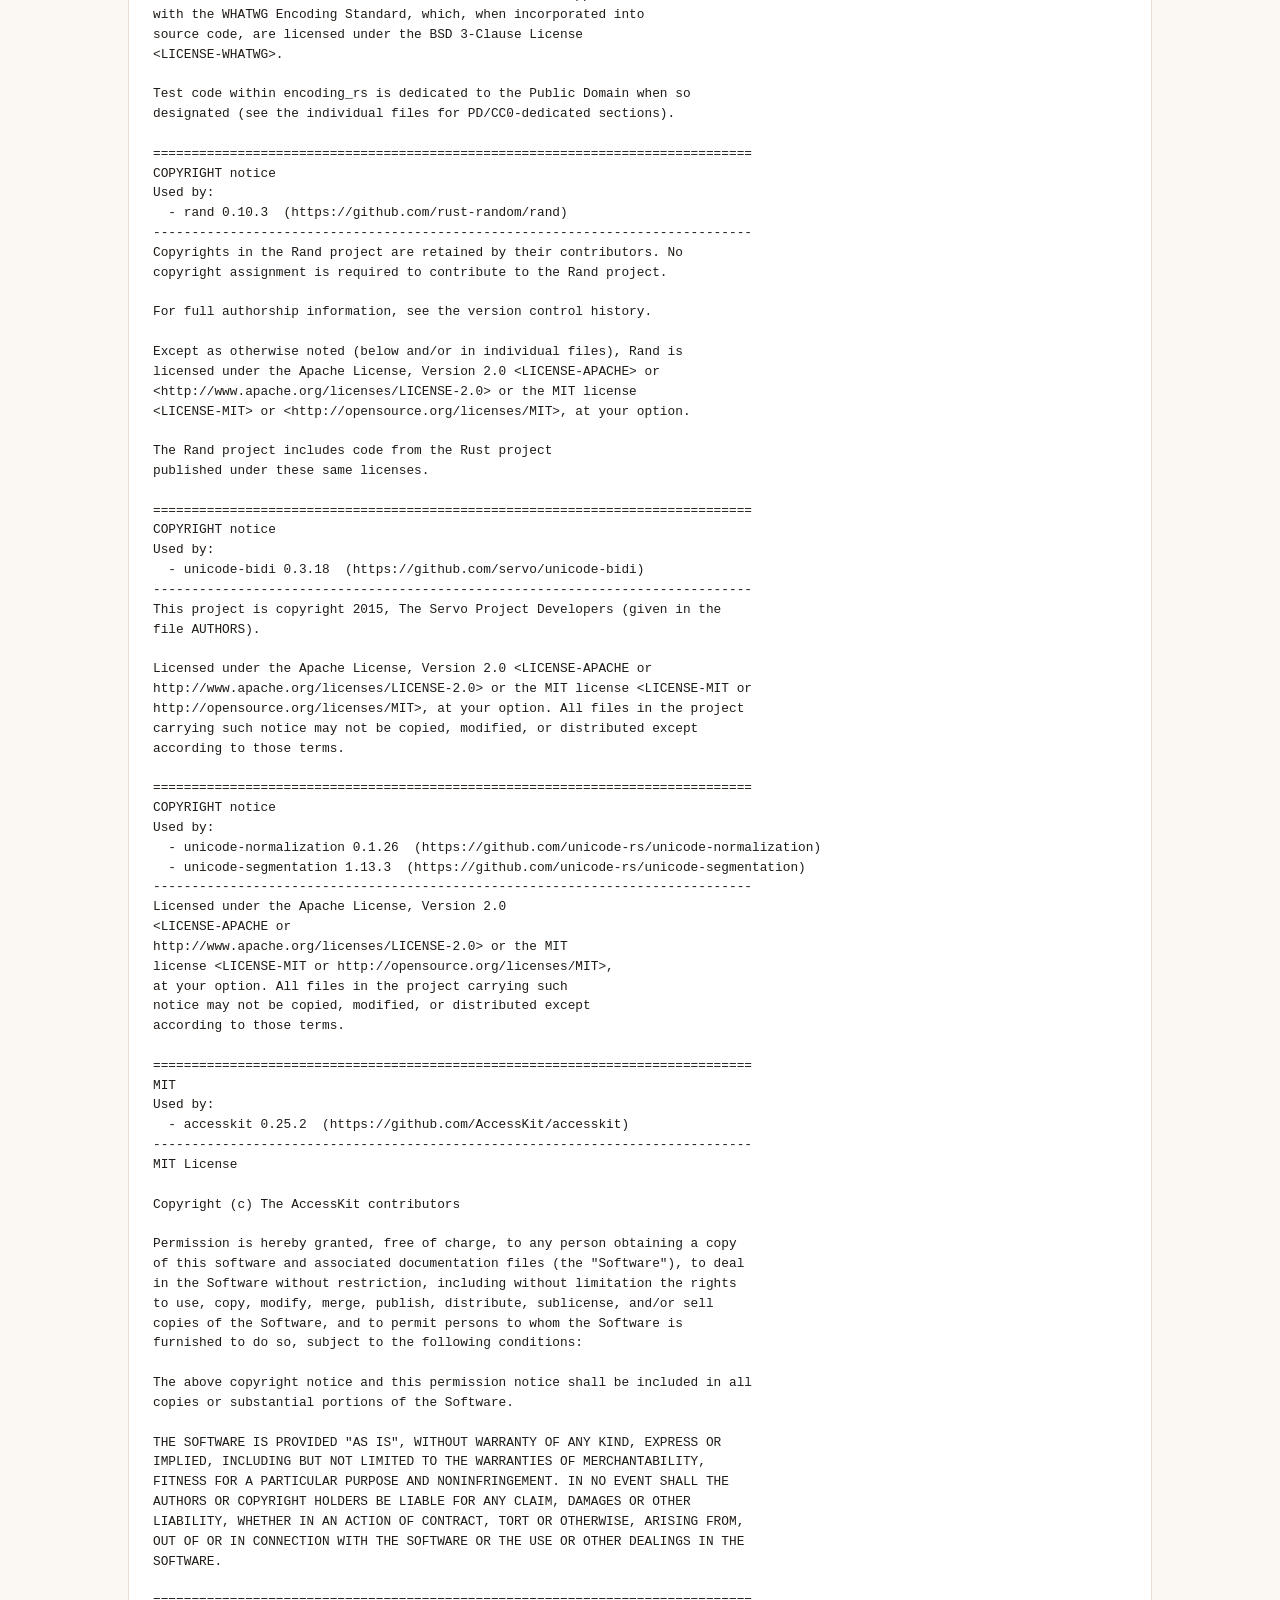
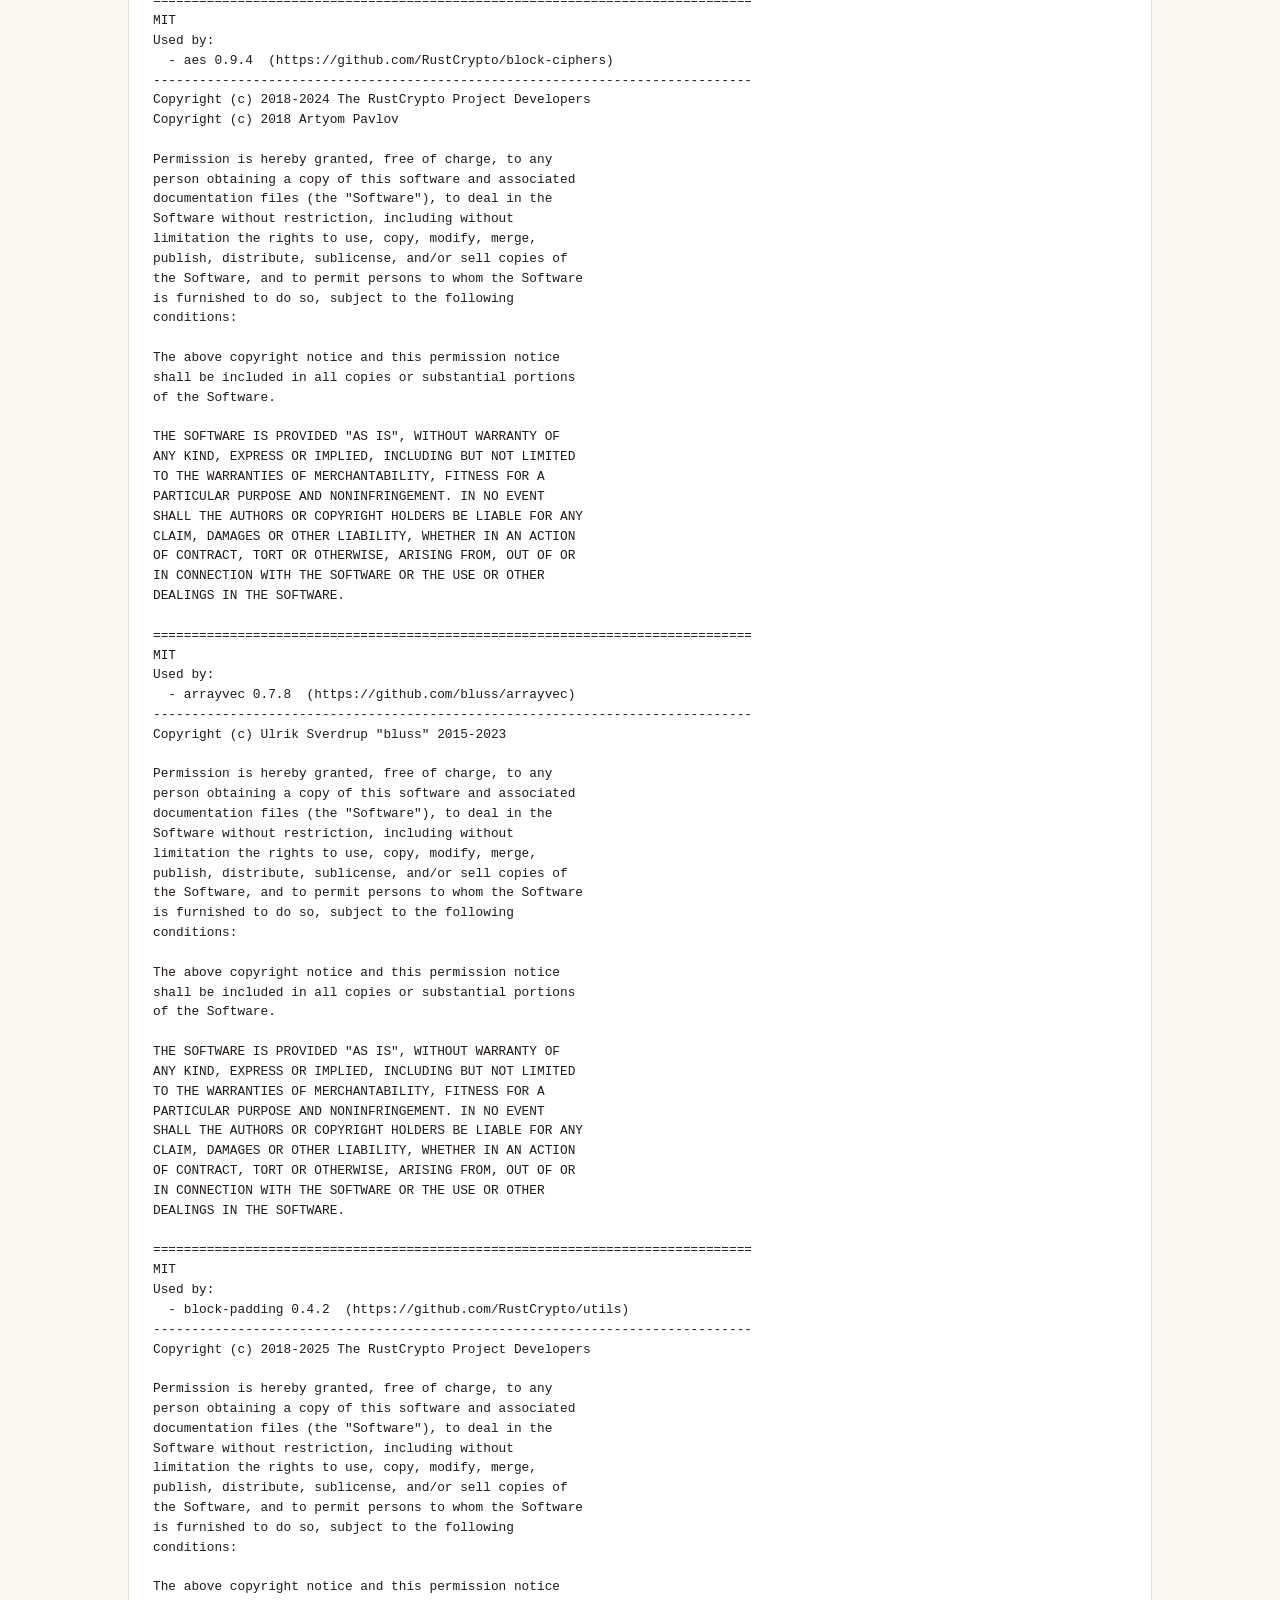
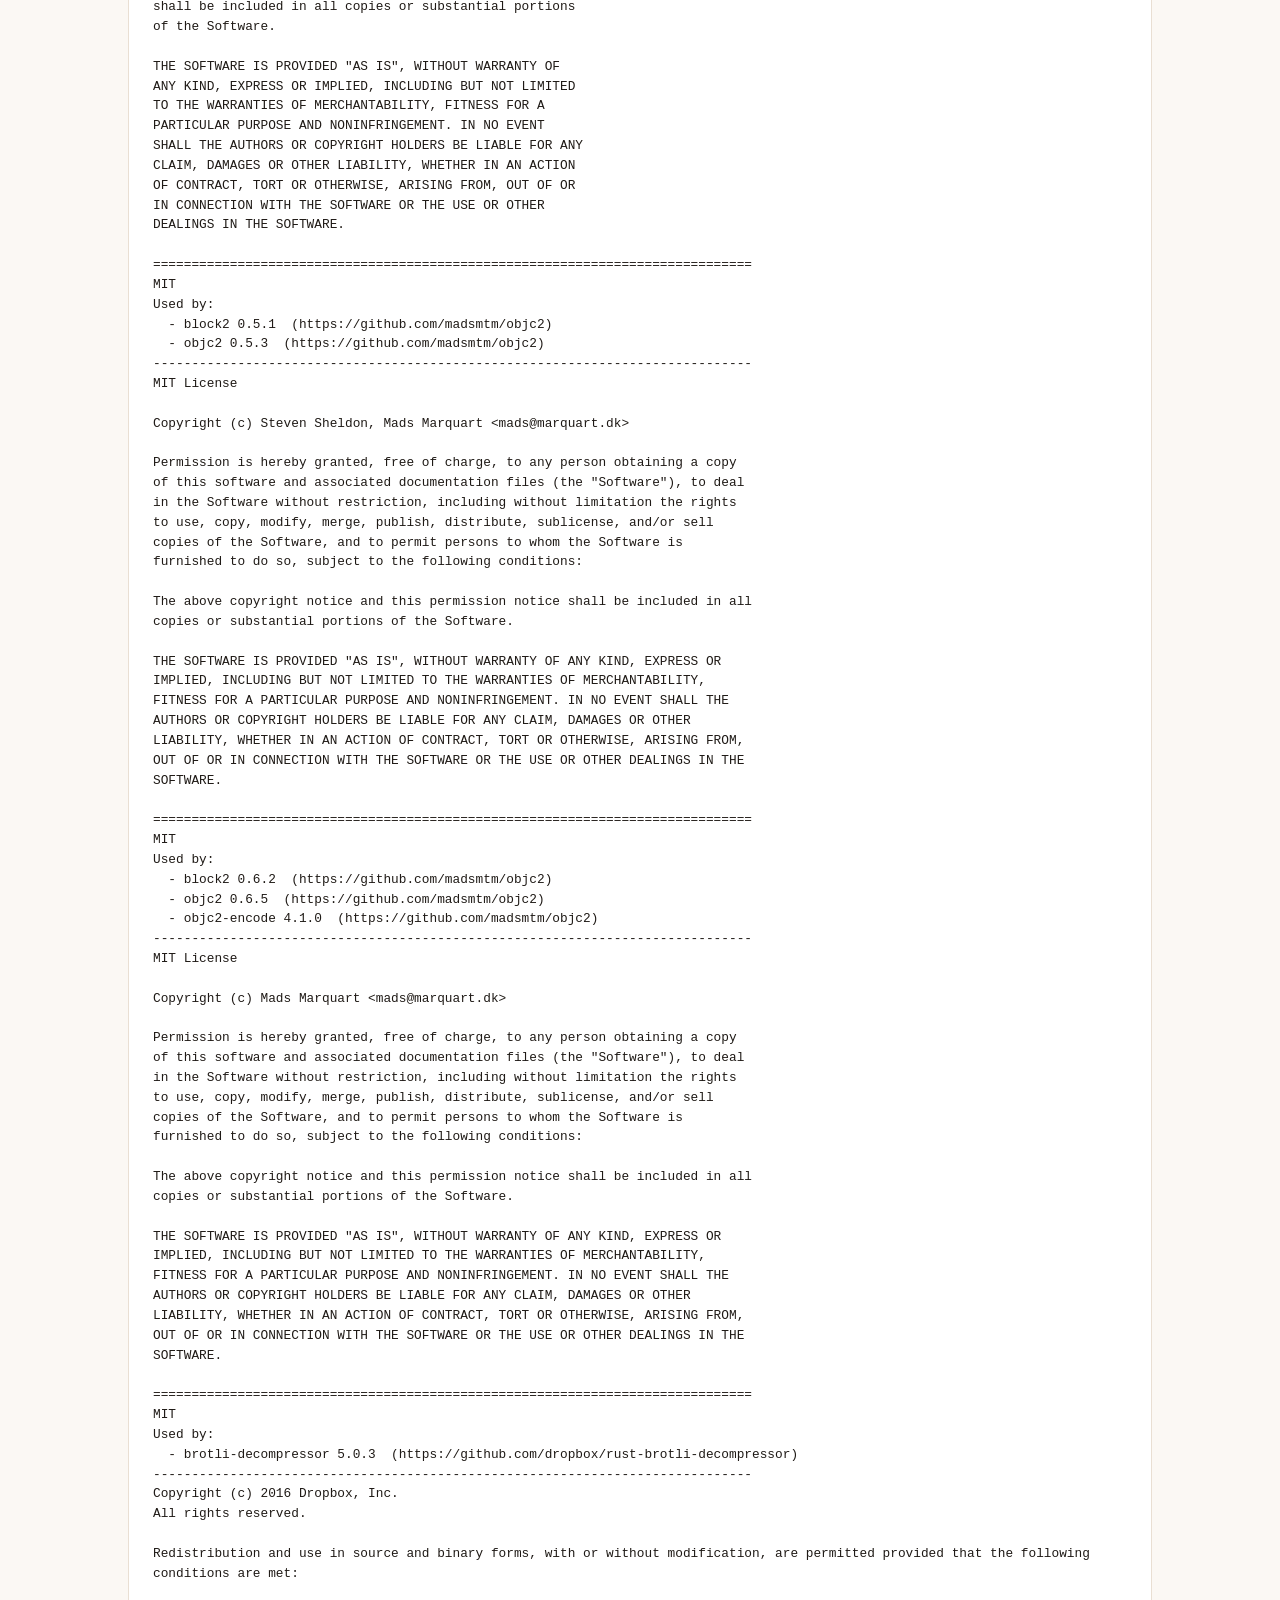
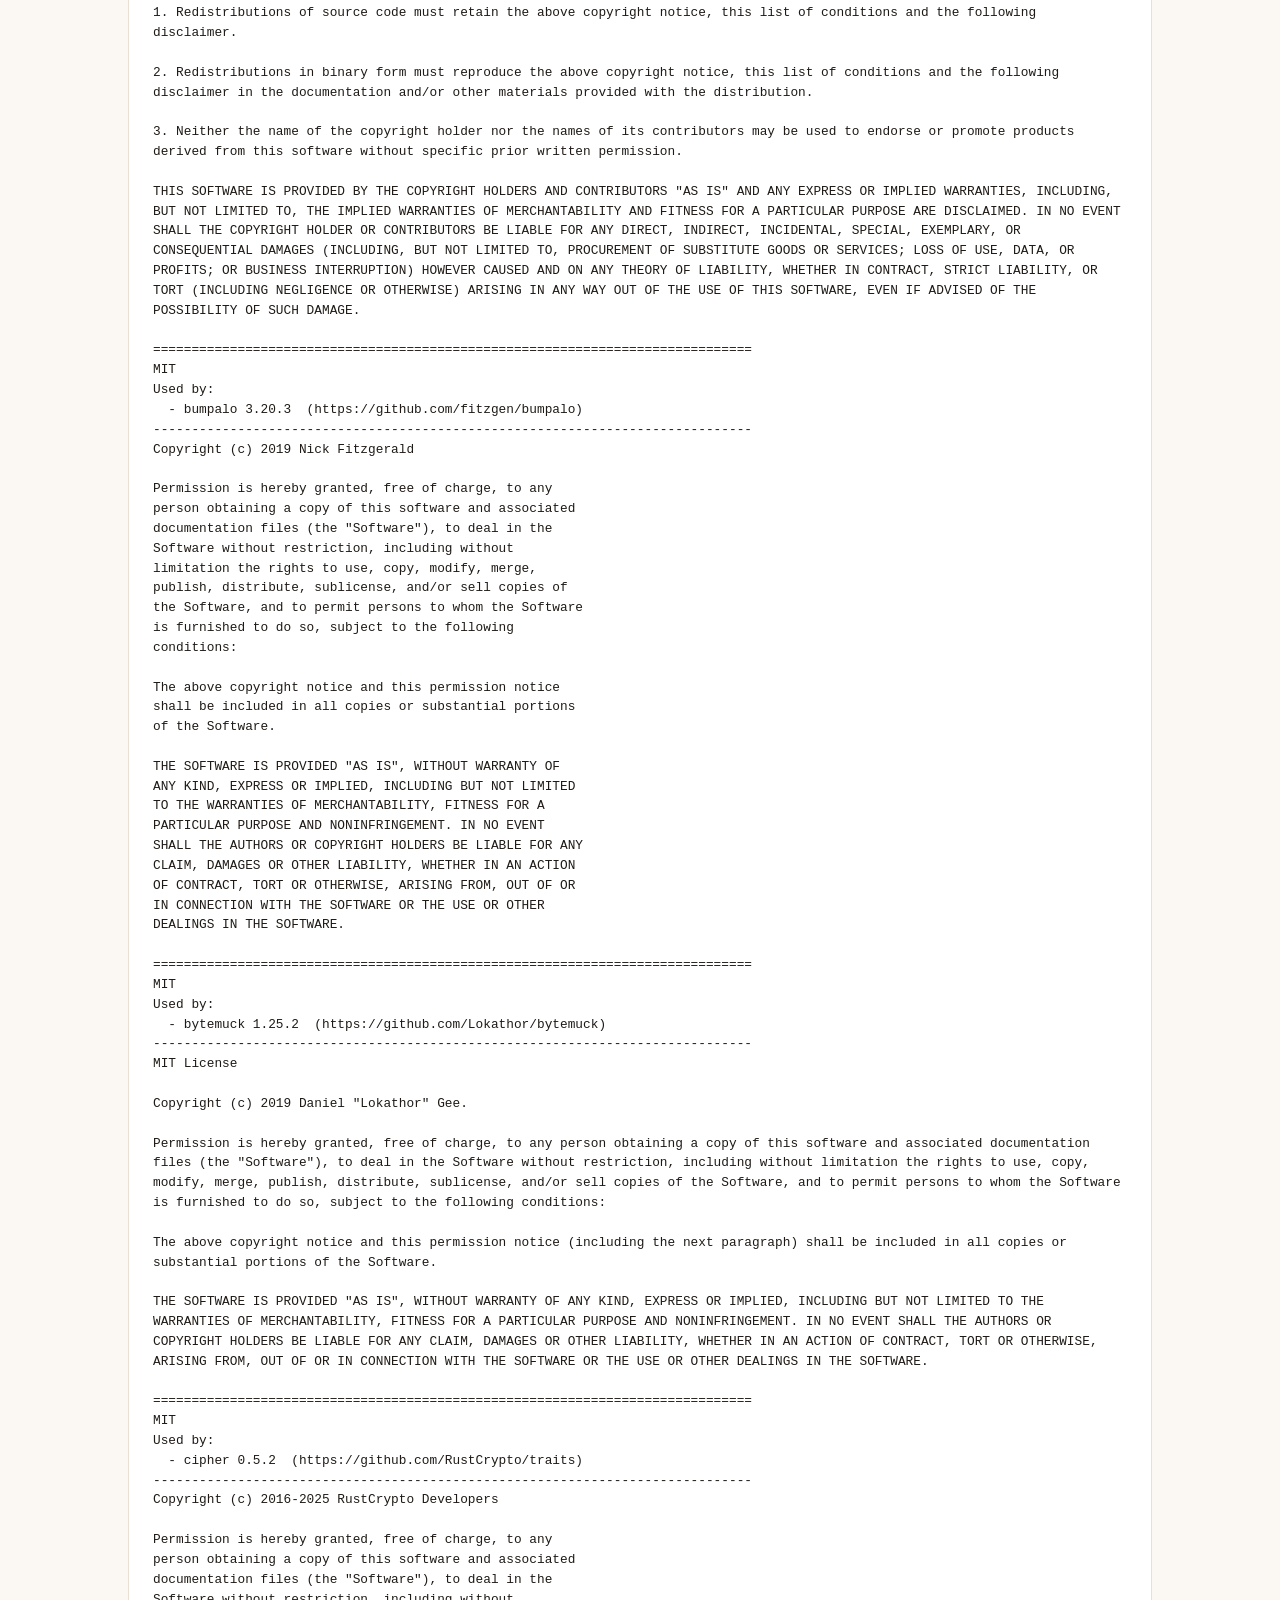
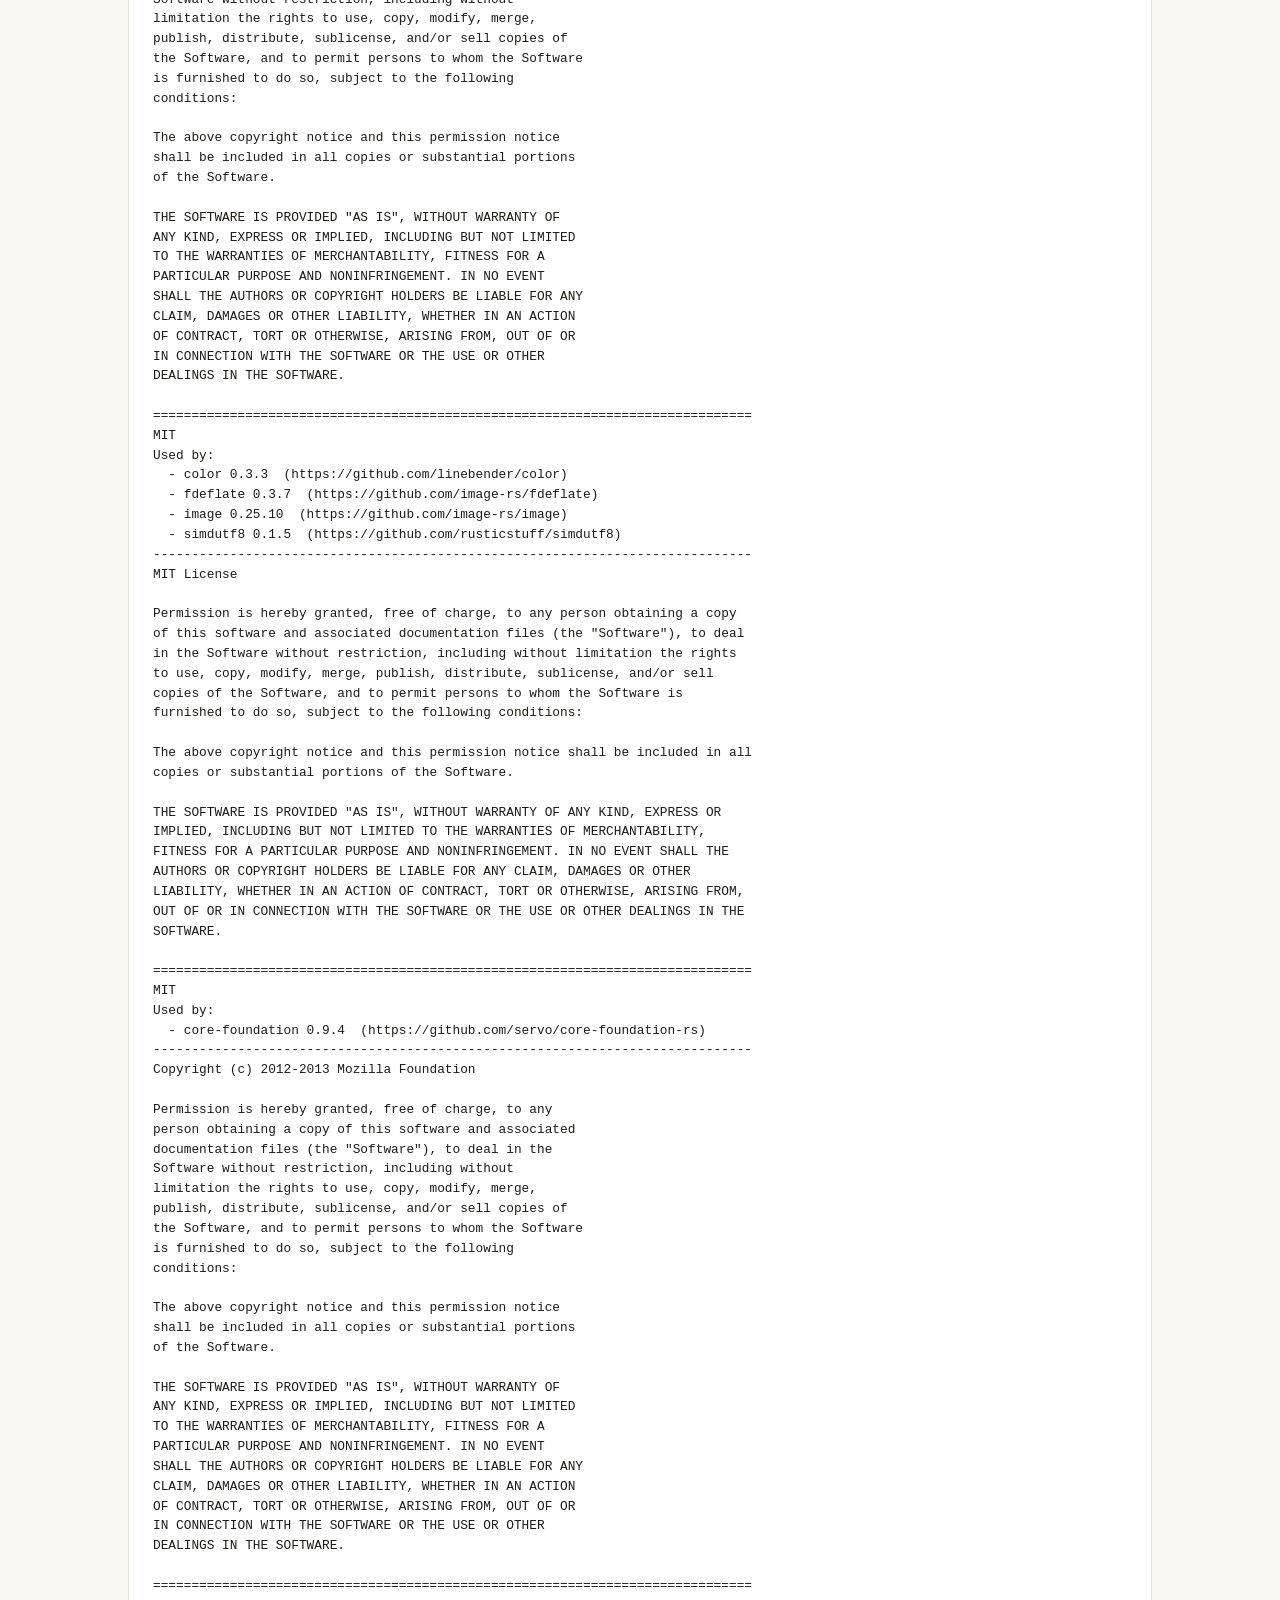
<file: docs/third-party.html>
<!doctype html>
<html lang="th"><head><meta charset="utf-8"><meta name="viewport" content="width=device-width, initial-scale=1">
<title>ประกาศลิขสิทธิ์ซอฟต์แวร์บุคคลที่สาม — TigerCraft</title><link rel="icon" type="image/png" href="assets/favicon.png"><link rel="stylesheet" href="assets/style.css"></head>
<body><header class="nav"><div class="wrap nav-inner"><a class="brand" href="./"><img src="assets/favicon.png" alt="" width="32" height="32"><span>TigerCraft</span></a>
<nav class="nav-links"><a href="./#download">ดาวน์โหลด</a><a href="./#support" class="nav-support">สนับสนุน</a></nav></div></header>
<main class="doc"><div class="wrap"><a class="back" href="./">‹ กลับหน้าแรก</a><h1 style="font-size:1.8rem;margin-bottom:20px">ประกาศลิขสิทธิ์ซอฟต์แวร์บุคคลที่สาม</h1>
<pre class="mono">TigerCraft — THIRD-PARTY NOTICES
ประกาศลิขสิทธิ์ของซอฟต์แวร์และฟอนต์จากบุคคลที่สามที่ใช้ใน TigerCraft

TigerCraft uses the open-source software components listed below. Each component
is distributed under its own license, reproduced in this file. Where a component
offers a choice of licenses, the license TigerCraft relies on is shown.
TigerCraft itself is free software (freeware) but is not open source; these
notices concern only the third-party components.

FONTS
-----
Sarabun, Charm, Sriracha, Kanit, Chakra Petch, Mali, Mitr, Pridi, Prompt and
Taviraj are licensed under the SIL Open Font License 1.1. The license texts are
in the &quot;licenses&quot; folder that ships with TigerCraft.

The Rust standard library is licensed under MIT OR Apache-2.0
(https://github.com/rust-lang/rust).

SUMMARY OF RUST COMPONENTS (102)
------------------------------
ab_glyph_rasterizer 0.1.10 — Apache-2.0  [used: Apache-2.0]
accesskit 0.25.2 — MIT OR Apache-2.0  [used: MIT]
aes 0.9.4 — MIT OR Apache-2.0  [used: MIT]
arrayvec 0.7.8 — MIT OR Apache-2.0  [used: MIT]
block-padding 0.4.2 — MIT OR Apache-2.0  [used: MIT]
block2 0.5.1 — MIT  [used: MIT]
block2 0.6.2 — MIT  [used: MIT]
brotli-decompressor 5.0.3 — BSD-3-Clause/MIT  [used: MIT]
bumpalo 3.20.3 — MIT OR Apache-2.0  [used: MIT]
bytemuck 1.25.2 — Zlib OR Apache-2.0 OR MIT  [used: MIT]
cipher 0.5.2 — MIT OR Apache-2.0  [used: MIT]
color 0.3.3 — Apache-2.0 OR MIT  [used: MIT]
core-foundation 0.9.4 — MIT OR Apache-2.0  [used: MIT]
crossbeam-deque 0.8.8 — MIT OR Apache-2.0  [used: MIT]
crossbeam-epoch 0.9.21 — MIT OR Apache-2.0  [used: MIT]
dispatch 0.2.0 — MIT  [used: MIT]
dispatch2 0.3.1 — Zlib OR Apache-2.0 OR MIT  [used: MIT]
dpi 0.1.2 — Apache-2.0 AND MIT  [used: Apache-2.0, MIT (libm portion)]
ecolor 0.37.0 — MIT OR Apache-2.0  [used: MIT]
eframe 0.37.0 — MIT OR Apache-2.0  [used: MIT]
egui 0.37.0 — MIT OR Apache-2.0  [used: MIT]
egui-winit 0.37.0 — MIT OR Apache-2.0  [used: MIT]
egui_glow 0.37.0 — MIT OR Apache-2.0  [used: MIT]
emath 0.37.0 — MIT OR Apache-2.0  [used: MIT]
encoding_rs 0.8.44 — (Apache-2.0 OR MIT) AND BSD-3-Clause  [used: MIT, BSD-3-Clause (WHATWG)]
epaint 0.37.0 — MIT OR Apache-2.0  [used: MIT]
fdeflate 0.3.7 — MIT OR Apache-2.0  [used: MIT]
fearless_simd 0.4.1 — Apache-2.0 OR MIT  [used: MIT]
fearless_simd 0.7.0 — Apache-2.0 OR MIT  [used: MIT]
flate2 1.1.10 — MIT OR Apache-2.0  [used: MIT]
glow 0.17.0 — MIT OR Apache-2.0 OR Zlib  [used: MIT]
glutin 0.32.3 — Apache-2.0  [used: Apache-2.0]
harfrust 0.12.0 — MIT  [used: MIT]
hashbrown 0.17.1 — MIT OR Apache-2.0  [used: MIT]
hayro 0.9.0 — Apache-2.0 OR MIT  [used: MIT]
hayro-ccitt 0.5.0 — Apache-2.0 OR MIT  [used: MIT]
hayro-cmap 0.1.1 — Apache-2.0 OR MIT  [used: MIT]
hayro-font 0.5.0 — Apache-2.0 OR MIT  [used: MIT]
hayro-interpret 0.9.0 — Apache-2.0 OR MIT  [used: MIT]
hayro-jbig2 0.4.0 — Apache-2.0 OR MIT  [used: MIT]
hayro-jpeg2000 0.5.0 — Apache-2.0 OR MIT  [used: MIT]
hayro-postscript 0.2.0 — Apache-2.0 OR MIT  [used: MIT]
hayro-syntax 0.9.0 — Apache-2.0 OR MIT  [used: MIT]
image 0.25.10 — MIT OR Apache-2.0  [used: MIT]
indexmap 2.14.2 — Apache-2.0 OR MIT  [used: MIT]
itoa 1.0.18 — MIT OR Apache-2.0  [used: MIT]
kurbo 0.13.1 — Apache-2.0 OR MIT  [used: MIT]
lopdf 0.47.0 — MIT  [used: MIT]
memchr 2.8.3 — Unlicense OR MIT  [used: MIT]
moxcms 0.8.1 — BSD-3-Clause OR Apache-2.0  [used: BSD-3-Clause]
nom 8.0.0 — MIT  [used: MIT]
objc2 0.5.3 — MIT  [used: MIT]
objc2 0.6.5 — MIT  [used: MIT]
objc2-app-kit 0.2.2 — MIT  [used: MIT]
objc2-app-kit 0.3.2 — Zlib OR Apache-2.0 OR MIT  [used: MIT]
objc2-core-foundation 0.3.2 — Zlib OR Apache-2.0 OR MIT  [used: MIT]
objc2-encode 4.1.0 — MIT  [used: MIT]
objc2-foundation 0.2.2 — MIT  [used: MIT]
objc2-foundation 0.3.2 — MIT  [used: MIT]
once_cell 1.21.4 — MIT OR Apache-2.0  [used: MIT]
parking_lot 0.12.5 — MIT OR Apache-2.0  [used: MIT]
parking_lot_core 0.9.12 — MIT OR Apache-2.0  [used: MIT]
phf 0.13.1 — MIT  [used: MIT]
phf_shared 0.13.1 — MIT  [used: MIT]
pic-scale 0.7.12 — BSD-3-Clause OR Apache-2.0  [used: BSD-3-Clause]
png 0.18.1 — MIT OR Apache-2.0  [used: MIT]
pxfm 0.1.30 — BSD-3-Clause OR Apache-2.0  [used: BSD-3-Clause]
rand 0.10.3 — MIT OR Apache-2.0  [used: MIT]
rangemap 1.8.0 — MIT/Apache-2.0  [used: MIT]
rayon 1.12.0 — MIT OR Apache-2.0  [used: MIT]
rayon-core 1.13.0 — MIT OR Apache-2.0  [used: MIT]
read-fonts 0.41.0 — MIT OR Apache-2.0  [used: MIT]
read-fonts 0.46.0 — MIT OR Apache-2.0  [used: MIT]
rfd 0.17.2 — MIT  [used: MIT]
ron 0.12.3 — MIT OR Apache-2.0  [used: MIT]
serde 1.0.229 — MIT OR Apache-2.0  [used: MIT]
serde_core 1.0.229 — MIT OR Apache-2.0  [used: MIT]
sha2 0.11.1 — MIT OR Apache-2.0  [used: MIT]
simdutf8 0.1.5 — MIT OR Apache-2.0  [used: MIT]
skrifa 0.44.0 — MIT OR Apache-2.0  [used: MIT]
skrifa 0.49.0 — MIT OR Apache-2.0  [used: MIT]
smallvec 1.16.4 — MIT OR Apache-2.0  [used: MIT]
smol_str 0.2.2 — MIT OR Apache-2.0  [used: MIT]
stringprep 0.1.5 — MIT/Apache-2.0  [used: MIT]
tinyvec 1.13.3 — Zlib OR Apache-2.0 OR MIT  [used: MIT]
tracing-core 0.1.36 — MIT  [used: MIT]
ttf-parser 0.25.1 — MIT OR Apache-2.0  [used: MIT]
unicode-bidi 0.3.18 — MIT OR Apache-2.0  [used: MIT]
unicode-general-category 1.1.0 — Apache-2.0  [used: Apache-2.0]
unicode-normalization 0.1.26 — (MIT OR Apache-2.0) AND Unicode-3.0  [used: MIT, Unicode-3.0]
unicode-segmentation 1.13.3 — MIT OR Apache-2.0  [used: MIT]
vello_common 0.2.0 — Apache-2.0 OR MIT  [used: MIT]
vello_common 0.3.0 — Apache-2.0 OR MIT  [used: MIT]
vello_cpu 0.2.0 — Apache-2.0 OR MIT  [used: MIT]
vello_cpu 0.3.0 — Apache-2.0 OR MIT  [used: MIT]
weezl 0.2.1 — MIT OR Apache-2.0  [used: MIT]
winit 0.30.13 — Apache-2.0  [used: Apache-2.0]
zip 9.3.0 — MIT  [used: MIT]
zlib-rs 0.6.8 — Zlib  [used: Zlib]
zopfli 0.8.4 — Apache-2.0  [used: Apache-2.0]
zune-core 0.5.3 — MIT OR Apache-2.0 OR Zlib  [used: MIT]
zune-jpeg 0.5.15 — MIT OR Apache-2.0 OR Zlib  [used: MIT]

==============================================================================
Apache-2.0
Used by:
  - ab_glyph_rasterizer 0.1.10  (https://github.com/alexheretic/ab-glyph)
  - dpi 0.1.2  (https://github.com/rust-windowing/winit)
  - glutin 0.32.3  (https://github.com/rust-windowing/glutin)
  - unicode-general-category 1.1.0  (https://github.com/yeslogic/unicode-general-category)
  - winit 0.30.13  (https://github.com/rust-windowing/winit)
  - zopfli 0.8.4  (https://github.com/zopfli-rs/zopfli)
------------------------------------------------------------------------------
Apache License
                           Version 2.0, January 2004
                        http://www.apache.org/licenses/

   TERMS AND CONDITIONS FOR USE, REPRODUCTION, AND DISTRIBUTION

   1. Definitions.

      &quot;License&quot; shall mean the terms and conditions for use, reproduction,
      and distribution as defined by Sections 1 through 9 of this document.

      &quot;Licensor&quot; shall mean the copyright owner or entity authorized by
      the copyright owner that is granting the License.

      &quot;Legal Entity&quot; shall mean the union of the acting entity and all
      other entities that control, are controlled by, or are under common
      control with that entity. For the purposes of this definition,
      &quot;control&quot; means (i) the power, direct or indirect, to cause the
      direction or management of such entity, whether by contract or
      otherwise, or (ii) ownership of fifty percent (50%) or more of the
      outstanding shares, or (iii) beneficial ownership of such entity.

      &quot;You&quot; (or &quot;Your&quot;) shall mean an individual or Legal Entity
      exercising permissions granted by this License.

      &quot;Source&quot; form shall mean the preferred form for making modifications,
      including but not limited to software source code, documentation
      source, and configuration files.

      &quot;Object&quot; form shall mean any form resulting from mechanical
      transformation or translation of a Source form, including but
      not limited to compiled object code, generated documentation,
      and conversions to other media types.

      &quot;Work&quot; shall mean the work of authorship, whether in Source or
      Object form, made available under the License, as indicated by a
      copyright notice that is included in or attached to the work
      (an example is provided in the Appendix below).

      &quot;Derivative Works&quot; shall mean any work, whether in Source or Object
      form, that is based on (or derived from) the Work and for which the
      editorial revisions, annotations, elaborations, or other modifications
      represent, as a whole, an original work of authorship. For the purposes
      of this License, Derivative Works shall not include works that remain
      separable from, or merely link (or bind by name) to the interfaces of,
      the Work and Derivative Works thereof.

      &quot;Contribution&quot; shall mean any work of authorship, including
      the original version of the Work and any modifications or additions
      to that Work or Derivative Works thereof, that is intentionally
      submitted to Licensor for inclusion in the Work by the copyright owner
      or by an individual or Legal Entity authorized to submit on behalf of
      the copyright owner. For the purposes of this definition, &quot;submitted&quot;
      means any form of electronic, verbal, or written communication sent
      to the Licensor or its representatives, including but not limited to
      communication on electronic mailing lists, source code control systems,
      and issue tracking systems that are managed by, or on behalf of, the
      Licensor for the purpose of discussing and improving the Work, but
      excluding communication that is conspicuously marked or otherwise
      designated in writing by the copyright owner as &quot;Not a Contribution.&quot;

      &quot;Contributor&quot; shall mean Licensor and any individual or Legal Entity
      on behalf of whom a Contribution has been received by Licensor and
      subsequently incorporated within the Work.

   2. Grant of Copyright License. Subject to the terms and conditions of
      this License, each Contributor hereby grants to You a perpetual,
      worldwide, non-exclusive, no-charge, royalty-free, irrevocable
      copyright license to reproduce, prepare Derivative Works of,
      publicly display, publicly perform, sublicense, and distribute the
      Work and such Derivative Works in Source or Object form.

   3. Grant of Patent License. Subject to the terms and conditions of
      this License, each Contributor hereby grants to You a perpetual,
      worldwide, non-exclusive, no-charge, royalty-free, irrevocable
      (except as stated in this section) patent license to make, have made,
      use, offer to sell, sell, import, and otherwise transfer the Work,
      where such license applies only to those patent claims licensable
      by such Contributor that are necessarily infringed by their
      Contribution(s) alone or by combination of their Contribution(s)
      with the Work to which such Contribution(s) was submitted. If You
      institute patent litigation against any entity (including a
      cross-claim or counterclaim in a lawsuit) alleging that the Work
      or a Contribution incorporated within the Work constitutes direct
      or contributory patent infringement, then any patent licenses
      granted to You under this License for that Work shall terminate
      as of the date such litigation is filed.

   4. Redistribution. You may reproduce and distribute copies of the
      Work or Derivative Works thereof in any medium, with or without
      modifications, and in Source or Object form, provided that You
      meet the following conditions:

      (a) You must give any other recipients of the Work or
          Derivative Works a copy of this License; and

      (b) You must cause any modified files to carry prominent notices
          stating that You changed the files; and

      (c) You must retain, in the Source form of any Derivative Works
          that You distribute, all copyright, patent, trademark, and
          attribution notices from the Source form of the Work,
          excluding those notices that do not pertain to any part of
          the Derivative Works; and

      (d) If the Work includes a &quot;NOTICE&quot; text file as part of its
          distribution, then any Derivative Works that You distribute must
          include a readable copy of the attribution notices contained
          within such NOTICE file, excluding those notices that do not
          pertain to any part of the Derivative Works, in at least one
          of the following places: within a NOTICE text file distributed
          as part of the Derivative Works; within the Source form or
          documentation, if provided along with the Derivative Works; or,
          within a display generated by the Derivative Works, if and
          wherever such third-party notices normally appear. The contents
          of the NOTICE file are for informational purposes only and
          do not modify the License. You may add Your own attribution
          notices within Derivative Works that You distribute, alongside
          or as an addendum to the NOTICE text from the Work, provided
          that such additional attribution notices cannot be construed
          as modifying the License.

      You may add Your own copyright statement to Your modifications and
      may provide additional or different license terms and conditions
      for use, reproduction, or distribution of Your modifications, or
      for any such Derivative Works as a whole, provided Your use,
      reproduction, and distribution of the Work otherwise complies with
      the conditions stated in this License.

   5. Submission of Contributions. Unless You explicitly state otherwise,
      any Contribution intentionally submitted for inclusion in the Work
      by You to the Licensor shall be under the terms and conditions of
      this License, without any additional terms or conditions.
      Notwithstanding the above, nothing herein shall supersede or modify
      the terms of any separate license agreement you may have executed
      with Licensor regarding such Contributions.

   6. Trademarks. This License does not grant permission to use the trade
      names, trademarks, service marks, or product names of the Licensor,
      except as required for reasonable and customary use in describing the
      origin of the Work and reproducing the content of the NOTICE file.

   7. Disclaimer of Warranty. Unless required by applicable law or
      agreed to in writing, Licensor provides the Work (and each
      Contributor provides its Contributions) on an &quot;AS IS&quot; BASIS,
      WITHOUT WARRANTIES OR CONDITIONS OF ANY KIND, either express or
      implied, including, without limitation, any warranties or conditions
      of TITLE, NON-INFRINGEMENT, MERCHANTABILITY, or FITNESS FOR A
      PARTICULAR PURPOSE. You are solely responsible for determining the
      appropriateness of using or redistributing the Work and assume any
      risks associated with Your exercise of permissions under this License.

   8. Limitation of Liability. In no event and under no legal theory,
      whether in tort (including negligence), contract, or otherwise,
      unless required by applicable law (such as deliberate and grossly
      negligent acts) or agreed to in writing, shall any Contributor be
      liable to You for damages, including any direct, indirect, special,
      incidental, or consequential damages of any character arising as a
      result of this License or out of the use or inability to use the
      Work (including but not limited to damages for loss of goodwill,
      work stoppage, computer failure or malfunction, or any and all
      other commercial damages or losses), even if such Contributor
      has been advised of the possibility of such damages.

   9. Accepting Warranty or Additional Liability. While redistributing
      the Work or Derivative Works thereof, You may choose to offer,
      and charge a fee for, acceptance of support, warranty, indemnity,
      or other liability obligations and/or rights consistent with this
      License. However, in accepting such obligations, You may act only
      on Your own behalf and on Your sole responsibility, not on behalf
      of any other Contributor, and only if You agree to indemnify,
      defend, and hold each Contributor harmless for any liability
      incurred by, or claims asserted against, such Contributor by reason
      of your accepting any such warranty or additional liability.

   END OF TERMS AND CONDITIONS

==============================================================================
BSD-3-Clause
Used by:
  - moxcms 0.8.1  (https://github.com/awxkee/moxcms.git)
  - pic-scale 0.7.12  (https://github.com/awxkee/pic-scale)
  - pxfm 0.1.30  (https://github.com/awxkee/pxfm)
------------------------------------------------------------------------------
Copyright (c) Radzivon Bartoshyk. All rights reserved.

Redistribution and use in source and binary forms, with or without modification,
are permitted provided that the following conditions are met:

1.  Redistributions of source code must retain the above copyright notice, this
    list of conditions and the following disclaimer.

2.  Redistributions in binary form must reproduce the above copyright notice,
    this list of conditions and the following disclaimer in the documentation
    and/or other materials provided with the distribution.

3.  Neither the name of the copyright holder nor the names of its
    contributors may be used to endorse or promote products derived from
    this software without specific prior written permission.

THIS SOFTWARE IS PROVIDED BY THE COPYRIGHT HOLDERS AND CONTRIBUTORS &quot;AS IS&quot;
AND ANY EXPRESS OR IMPLIED WARRANTIES, INCLUDING, BUT NOT LIMITED TO, THE
IMPLIED WARRANTIES OF MERCHANTABILITY AND FITNESS FOR A PARTICULAR PURPOSE ARE
DISCLAIMED. IN NO EVENT SHALL THE COPYRIGHT HOLDER OR CONTRIBUTORS BE LIABLE
FOR ANY DIRECT, INDIRECT, INCIDENTAL, SPECIAL, EXEMPLARY, OR CONSEQUENTIAL
DAMAGES (INCLUDING, BUT NOT LIMITED TO, PROCUREMENT OF SUBSTITUTE GOODS OR
SERVICES; LOSS OF USE, DATA, OR PROFITS; OR BUSINESS INTERRUPTION) HOWEVER
CAUSED AND ON ANY THEORY OF LIABILITY, WHETHER IN CONTRACT, STRICT LIABILITY,
OR TORT (INCLUDING NEGLIGENCE OR OTHERWISE) ARISING IN ANY WAY OUT OF THE USE
OF THIS SOFTWARE, EVEN IF ADVISED OF THE POSSIBILITY OF SUCH DAMAGE.

==============================================================================
BSD-3-Clause (WHATWG)
Used by:
  - encoding_rs 0.8.44  (https://github.com/hsivonen/encoding_rs)
------------------------------------------------------------------------------
Copyright © WHATWG (Apple, Google, Mozilla, Microsoft).

Redistribution and use in source and binary forms, with or without
modification, are permitted provided that the following conditions are met:

1. Redistributions of source code must retain the above copyright notice, this
   list of conditions and the following disclaimer.

2. Redistributions in binary form must reproduce the above copyright notice,
   this list of conditions and the following disclaimer in the documentation
   and/or other materials provided with the distribution.

3. Neither the name of the copyright holder nor the names of its
   contributors may be used to endorse or promote products derived from
   this software without specific prior written permission.

THIS SOFTWARE IS PROVIDED BY THE COPYRIGHT HOLDERS AND CONTRIBUTORS &quot;AS IS&quot;
AND ANY EXPRESS OR IMPLIED WARRANTIES, INCLUDING, BUT NOT LIMITED TO, THE
IMPLIED WARRANTIES OF MERCHANTABILITY AND FITNESS FOR A PARTICULAR PURPOSE ARE
DISCLAIMED. IN NO EVENT SHALL THE COPYRIGHT HOLDER OR CONTRIBUTORS BE LIABLE
FOR ANY DIRECT, INDIRECT, INCIDENTAL, SPECIAL, EXEMPLARY, OR CONSEQUENTIAL
DAMAGES (INCLUDING, BUT NOT LIMITED TO, PROCUREMENT OF SUBSTITUTE GOODS OR
SERVICES; LOSS OF USE, DATA, OR PROFITS; OR BUSINESS INTERRUPTION) HOWEVER
CAUSED AND ON ANY THEORY OF LIABILITY, WHETHER IN CONTRACT, STRICT LIABILITY,
OR TORT (INCLUDING NEGLIGENCE OR OTHERWISE) ARISING IN ANY WAY OUT OF THE USE
OF THIS SOFTWARE, EVEN IF ADVISED OF THE POSSIBILITY OF SUCH DAMAGE.

==============================================================================
COPYRIGHT notice
Used by:
  - encoding_rs 0.8.44  (https://github.com/hsivonen/encoding_rs)
------------------------------------------------------------------------------
encoding_rs is copyright Mozilla Foundation.

Licensed under the Apache License, Version 2.0
&lt;LICENSE-APACHE or
https://www.apache.org/licenses/LICENSE-2.0&gt; or the MIT
license &lt;LICENSE-MIT or https://opensource.org/licenses/MIT&gt;,
at your option. All files in the project carrying such
notice may not be copied, modified, or distributed except
according to those terms.

This crate includes data derived from the data files supplied
with the WHATWG Encoding Standard, which, when incorporated into
source code, are licensed under the BSD 3-Clause License
&lt;LICENSE-WHATWG&gt;.

Test code within encoding_rs is dedicated to the Public Domain when so
designated (see the individual files for PD/CC0-dedicated sections).

==============================================================================
COPYRIGHT notice
Used by:
  - rand 0.10.3  (https://github.com/rust-random/rand)
------------------------------------------------------------------------------
Copyrights in the Rand project are retained by their contributors. No
copyright assignment is required to contribute to the Rand project.

For full authorship information, see the version control history.

Except as otherwise noted (below and/or in individual files), Rand is
licensed under the Apache License, Version 2.0 &lt;LICENSE-APACHE&gt; or
&lt;http://www.apache.org/licenses/LICENSE-2.0&gt; or the MIT license
&lt;LICENSE-MIT&gt; or &lt;http://opensource.org/licenses/MIT&gt;, at your option.

The Rand project includes code from the Rust project
published under these same licenses.

==============================================================================
COPYRIGHT notice
Used by:
  - unicode-bidi 0.3.18  (https://github.com/servo/unicode-bidi)
------------------------------------------------------------------------------
This project is copyright 2015, The Servo Project Developers (given in the
file AUTHORS).

Licensed under the Apache License, Version 2.0 &lt;LICENSE-APACHE or
http://www.apache.org/licenses/LICENSE-2.0&gt; or the MIT license &lt;LICENSE-MIT or
http://opensource.org/licenses/MIT&gt;, at your option. All files in the project
carrying such notice may not be copied, modified, or distributed except
according to those terms.

==============================================================================
COPYRIGHT notice
Used by:
  - unicode-normalization 0.1.26  (https://github.com/unicode-rs/unicode-normalization)
  - unicode-segmentation 1.13.3  (https://github.com/unicode-rs/unicode-segmentation)
------------------------------------------------------------------------------
Licensed under the Apache License, Version 2.0
&lt;LICENSE-APACHE or
http://www.apache.org/licenses/LICENSE-2.0&gt; or the MIT
license &lt;LICENSE-MIT or http://opensource.org/licenses/MIT&gt;,
at your option. All files in the project carrying such
notice may not be copied, modified, or distributed except
according to those terms.

==============================================================================
MIT
Used by:
  - accesskit 0.25.2  (https://github.com/AccessKit/accesskit)
------------------------------------------------------------------------------
MIT License

Copyright (c) The AccessKit contributors

Permission is hereby granted, free of charge, to any person obtaining a copy
of this software and associated documentation files (the &quot;Software&quot;), to deal
in the Software without restriction, including without limitation the rights
to use, copy, modify, merge, publish, distribute, sublicense, and/or sell
copies of the Software, and to permit persons to whom the Software is
furnished to do so, subject to the following conditions:

The above copyright notice and this permission notice shall be included in all
copies or substantial portions of the Software.

THE SOFTWARE IS PROVIDED &quot;AS IS&quot;, WITHOUT WARRANTY OF ANY KIND, EXPRESS OR
IMPLIED, INCLUDING BUT NOT LIMITED TO THE WARRANTIES OF MERCHANTABILITY,
FITNESS FOR A PARTICULAR PURPOSE AND NONINFRINGEMENT. IN NO EVENT SHALL THE
AUTHORS OR COPYRIGHT HOLDERS BE LIABLE FOR ANY CLAIM, DAMAGES OR OTHER
LIABILITY, WHETHER IN AN ACTION OF CONTRACT, TORT OR OTHERWISE, ARISING FROM,
OUT OF OR IN CONNECTION WITH THE SOFTWARE OR THE USE OR OTHER DEALINGS IN THE
SOFTWARE.

==============================================================================
MIT
Used by:
  - aes 0.9.4  (https://github.com/RustCrypto/block-ciphers)
------------------------------------------------------------------------------
Copyright (c) 2018-2024 The RustCrypto Project Developers
Copyright (c) 2018 Artyom Pavlov

Permission is hereby granted, free of charge, to any
person obtaining a copy of this software and associated
documentation files (the &quot;Software&quot;), to deal in the
Software without restriction, including without
limitation the rights to use, copy, modify, merge,
publish, distribute, sublicense, and/or sell copies of
the Software, and to permit persons to whom the Software
is furnished to do so, subject to the following
conditions:

The above copyright notice and this permission notice
shall be included in all copies or substantial portions
of the Software.

THE SOFTWARE IS PROVIDED &quot;AS IS&quot;, WITHOUT WARRANTY OF
ANY KIND, EXPRESS OR IMPLIED, INCLUDING BUT NOT LIMITED
TO THE WARRANTIES OF MERCHANTABILITY, FITNESS FOR A
PARTICULAR PURPOSE AND NONINFRINGEMENT. IN NO EVENT
SHALL THE AUTHORS OR COPYRIGHT HOLDERS BE LIABLE FOR ANY
CLAIM, DAMAGES OR OTHER LIABILITY, WHETHER IN AN ACTION
OF CONTRACT, TORT OR OTHERWISE, ARISING FROM, OUT OF OR
IN CONNECTION WITH THE SOFTWARE OR THE USE OR OTHER
DEALINGS IN THE SOFTWARE.

==============================================================================
MIT
Used by:
  - arrayvec 0.7.8  (https://github.com/bluss/arrayvec)
------------------------------------------------------------------------------
Copyright (c) Ulrik Sverdrup &quot;bluss&quot; 2015-2023

Permission is hereby granted, free of charge, to any
person obtaining a copy of this software and associated
documentation files (the &quot;Software&quot;), to deal in the
Software without restriction, including without
limitation the rights to use, copy, modify, merge,
publish, distribute, sublicense, and/or sell copies of
the Software, and to permit persons to whom the Software
is furnished to do so, subject to the following
conditions:

The above copyright notice and this permission notice
shall be included in all copies or substantial portions
of the Software.

THE SOFTWARE IS PROVIDED &quot;AS IS&quot;, WITHOUT WARRANTY OF
ANY KIND, EXPRESS OR IMPLIED, INCLUDING BUT NOT LIMITED
TO THE WARRANTIES OF MERCHANTABILITY, FITNESS FOR A
PARTICULAR PURPOSE AND NONINFRINGEMENT. IN NO EVENT
SHALL THE AUTHORS OR COPYRIGHT HOLDERS BE LIABLE FOR ANY
CLAIM, DAMAGES OR OTHER LIABILITY, WHETHER IN AN ACTION
OF CONTRACT, TORT OR OTHERWISE, ARISING FROM, OUT OF OR
IN CONNECTION WITH THE SOFTWARE OR THE USE OR OTHER
DEALINGS IN THE SOFTWARE.

==============================================================================
MIT
Used by:
  - block-padding 0.4.2  (https://github.com/RustCrypto/utils)
------------------------------------------------------------------------------
Copyright (c) 2018-2025 The RustCrypto Project Developers

Permission is hereby granted, free of charge, to any
person obtaining a copy of this software and associated
documentation files (the &quot;Software&quot;), to deal in the
Software without restriction, including without
limitation the rights to use, copy, modify, merge,
publish, distribute, sublicense, and/or sell copies of
the Software, and to permit persons to whom the Software
is furnished to do so, subject to the following
conditions:

The above copyright notice and this permission notice
shall be included in all copies or substantial portions
of the Software.

THE SOFTWARE IS PROVIDED &quot;AS IS&quot;, WITHOUT WARRANTY OF
ANY KIND, EXPRESS OR IMPLIED, INCLUDING BUT NOT LIMITED
TO THE WARRANTIES OF MERCHANTABILITY, FITNESS FOR A
PARTICULAR PURPOSE AND NONINFRINGEMENT. IN NO EVENT
SHALL THE AUTHORS OR COPYRIGHT HOLDERS BE LIABLE FOR ANY
CLAIM, DAMAGES OR OTHER LIABILITY, WHETHER IN AN ACTION
OF CONTRACT, TORT OR OTHERWISE, ARISING FROM, OUT OF OR
IN CONNECTION WITH THE SOFTWARE OR THE USE OR OTHER
DEALINGS IN THE SOFTWARE.

==============================================================================
MIT
Used by:
  - block2 0.5.1  (https://github.com/madsmtm/objc2)
  - objc2 0.5.3  (https://github.com/madsmtm/objc2)
------------------------------------------------------------------------------
MIT License

Copyright (c) Steven Sheldon, Mads Marquart &lt;mads@marquart.dk&gt;

Permission is hereby granted, free of charge, to any person obtaining a copy
of this software and associated documentation files (the &quot;Software&quot;), to deal
in the Software without restriction, including without limitation the rights
to use, copy, modify, merge, publish, distribute, sublicense, and/or sell
copies of the Software, and to permit persons to whom the Software is
furnished to do so, subject to the following conditions:

The above copyright notice and this permission notice shall be included in all
copies or substantial portions of the Software.

THE SOFTWARE IS PROVIDED &quot;AS IS&quot;, WITHOUT WARRANTY OF ANY KIND, EXPRESS OR
IMPLIED, INCLUDING BUT NOT LIMITED TO THE WARRANTIES OF MERCHANTABILITY,
FITNESS FOR A PARTICULAR PURPOSE AND NONINFRINGEMENT. IN NO EVENT SHALL THE
AUTHORS OR COPYRIGHT HOLDERS BE LIABLE FOR ANY CLAIM, DAMAGES OR OTHER
LIABILITY, WHETHER IN AN ACTION OF CONTRACT, TORT OR OTHERWISE, ARISING FROM,
OUT OF OR IN CONNECTION WITH THE SOFTWARE OR THE USE OR OTHER DEALINGS IN THE
SOFTWARE.

==============================================================================
MIT
Used by:
  - block2 0.6.2  (https://github.com/madsmtm/objc2)
  - objc2 0.6.5  (https://github.com/madsmtm/objc2)
  - objc2-encode 4.1.0  (https://github.com/madsmtm/objc2)
------------------------------------------------------------------------------
MIT License

Copyright (c) Mads Marquart &lt;mads@marquart.dk&gt;

Permission is hereby granted, free of charge, to any person obtaining a copy
of this software and associated documentation files (the &quot;Software&quot;), to deal
in the Software without restriction, including without limitation the rights
to use, copy, modify, merge, publish, distribute, sublicense, and/or sell
copies of the Software, and to permit persons to whom the Software is
furnished to do so, subject to the following conditions:

The above copyright notice and this permission notice shall be included in all
copies or substantial portions of the Software.

THE SOFTWARE IS PROVIDED &quot;AS IS&quot;, WITHOUT WARRANTY OF ANY KIND, EXPRESS OR
IMPLIED, INCLUDING BUT NOT LIMITED TO THE WARRANTIES OF MERCHANTABILITY,
FITNESS FOR A PARTICULAR PURPOSE AND NONINFRINGEMENT. IN NO EVENT SHALL THE
AUTHORS OR COPYRIGHT HOLDERS BE LIABLE FOR ANY CLAIM, DAMAGES OR OTHER
LIABILITY, WHETHER IN AN ACTION OF CONTRACT, TORT OR OTHERWISE, ARISING FROM,
OUT OF OR IN CONNECTION WITH THE SOFTWARE OR THE USE OR OTHER DEALINGS IN THE
SOFTWARE.

==============================================================================
MIT
Used by:
  - brotli-decompressor 5.0.3  (https://github.com/dropbox/rust-brotli-decompressor)
------------------------------------------------------------------------------
Copyright (c) 2016 Dropbox, Inc.
All rights reserved.

Redistribution and use in source and binary forms, with or without modification, are permitted provided that the following conditions are met:

1. Redistributions of source code must retain the above copyright notice, this list of conditions and the following disclaimer.

2. Redistributions in binary form must reproduce the above copyright notice, this list of conditions and the following disclaimer in the documentation and/or other materials provided with the distribution.

3. Neither the name of the copyright holder nor the names of its contributors may be used to endorse or promote products derived from this software without specific prior written permission.

THIS SOFTWARE IS PROVIDED BY THE COPYRIGHT HOLDERS AND CONTRIBUTORS &quot;AS IS&quot; AND ANY EXPRESS OR IMPLIED WARRANTIES, INCLUDING, BUT NOT LIMITED TO, THE IMPLIED WARRANTIES OF MERCHANTABILITY AND FITNESS FOR A PARTICULAR PURPOSE ARE DISCLAIMED. IN NO EVENT SHALL THE COPYRIGHT HOLDER OR CONTRIBUTORS BE LIABLE FOR ANY DIRECT, INDIRECT, INCIDENTAL, SPECIAL, EXEMPLARY, OR CONSEQUENTIAL DAMAGES (INCLUDING, BUT NOT LIMITED TO, PROCUREMENT OF SUBSTITUTE GOODS OR SERVICES; LOSS OF USE, DATA, OR PROFITS; OR BUSINESS INTERRUPTION) HOWEVER CAUSED AND ON ANY THEORY OF LIABILITY, WHETHER IN CONTRACT, STRICT LIABILITY, OR TORT (INCLUDING NEGLIGENCE OR OTHERWISE) ARISING IN ANY WAY OUT OF THE USE OF THIS SOFTWARE, EVEN IF ADVISED OF THE POSSIBILITY OF SUCH DAMAGE.

==============================================================================
MIT
Used by:
  - bumpalo 3.20.3  (https://github.com/fitzgen/bumpalo)
------------------------------------------------------------------------------
Copyright (c) 2019 Nick Fitzgerald

Permission is hereby granted, free of charge, to any
person obtaining a copy of this software and associated
documentation files (the &quot;Software&quot;), to deal in the
Software without restriction, including without
limitation the rights to use, copy, modify, merge,
publish, distribute, sublicense, and/or sell copies of
the Software, and to permit persons to whom the Software
is furnished to do so, subject to the following
conditions:

The above copyright notice and this permission notice
shall be included in all copies or substantial portions
of the Software.

THE SOFTWARE IS PROVIDED &quot;AS IS&quot;, WITHOUT WARRANTY OF
ANY KIND, EXPRESS OR IMPLIED, INCLUDING BUT NOT LIMITED
TO THE WARRANTIES OF MERCHANTABILITY, FITNESS FOR A
PARTICULAR PURPOSE AND NONINFRINGEMENT. IN NO EVENT
SHALL THE AUTHORS OR COPYRIGHT HOLDERS BE LIABLE FOR ANY
CLAIM, DAMAGES OR OTHER LIABILITY, WHETHER IN AN ACTION
OF CONTRACT, TORT OR OTHERWISE, ARISING FROM, OUT OF OR
IN CONNECTION WITH THE SOFTWARE OR THE USE OR OTHER
DEALINGS IN THE SOFTWARE.

==============================================================================
MIT
Used by:
  - bytemuck 1.25.2  (https://github.com/Lokathor/bytemuck)
------------------------------------------------------------------------------
MIT License

Copyright (c) 2019 Daniel &quot;Lokathor&quot; Gee.

Permission is hereby granted, free of charge, to any person obtaining a copy of this software and associated documentation files (the &quot;Software&quot;), to deal in the Software without restriction, including without limitation the rights to use, copy, modify, merge, publish, distribute, sublicense, and/or sell copies of the Software, and to permit persons to whom the Software is furnished to do so, subject to the following conditions:

The above copyright notice and this permission notice (including the next paragraph) shall be included in all copies or substantial portions of the Software.

THE SOFTWARE IS PROVIDED &quot;AS IS&quot;, WITHOUT WARRANTY OF ANY KIND, EXPRESS OR IMPLIED, INCLUDING BUT NOT LIMITED TO THE WARRANTIES OF MERCHANTABILITY, FITNESS FOR A PARTICULAR PURPOSE AND NONINFRINGEMENT. IN NO EVENT SHALL THE AUTHORS OR COPYRIGHT HOLDERS BE LIABLE FOR ANY CLAIM, DAMAGES OR OTHER LIABILITY, WHETHER IN AN ACTION OF CONTRACT, TORT OR OTHERWISE, ARISING FROM, OUT OF OR IN CONNECTION WITH THE SOFTWARE OR THE USE OR OTHER DEALINGS IN THE SOFTWARE.

==============================================================================
MIT
Used by:
  - cipher 0.5.2  (https://github.com/RustCrypto/traits)
------------------------------------------------------------------------------
Copyright (c) 2016-2025 RustCrypto Developers

Permission is hereby granted, free of charge, to any
person obtaining a copy of this software and associated
documentation files (the &quot;Software&quot;), to deal in the
Software without restriction, including without
limitation the rights to use, copy, modify, merge,
publish, distribute, sublicense, and/or sell copies of
the Software, and to permit persons to whom the Software
is furnished to do so, subject to the following
conditions:

The above copyright notice and this permission notice
shall be included in all copies or substantial portions
of the Software.

THE SOFTWARE IS PROVIDED &quot;AS IS&quot;, WITHOUT WARRANTY OF
ANY KIND, EXPRESS OR IMPLIED, INCLUDING BUT NOT LIMITED
TO THE WARRANTIES OF MERCHANTABILITY, FITNESS FOR A
PARTICULAR PURPOSE AND NONINFRINGEMENT. IN NO EVENT
SHALL THE AUTHORS OR COPYRIGHT HOLDERS BE LIABLE FOR ANY
CLAIM, DAMAGES OR OTHER LIABILITY, WHETHER IN AN ACTION
OF CONTRACT, TORT OR OTHERWISE, ARISING FROM, OUT OF OR
IN CONNECTION WITH THE SOFTWARE OR THE USE OR OTHER
DEALINGS IN THE SOFTWARE.

==============================================================================
MIT
Used by:
  - color 0.3.3  (https://github.com/linebender/color)
  - fdeflate 0.3.7  (https://github.com/image-rs/fdeflate)
  - image 0.25.10  (https://github.com/image-rs/image)
  - simdutf8 0.1.5  (https://github.com/rusticstuff/simdutf8)
------------------------------------------------------------------------------
MIT License

Permission is hereby granted, free of charge, to any person obtaining a copy
of this software and associated documentation files (the &quot;Software&quot;), to deal
in the Software without restriction, including without limitation the rights
to use, copy, modify, merge, publish, distribute, sublicense, and/or sell
copies of the Software, and to permit persons to whom the Software is
furnished to do so, subject to the following conditions:

The above copyright notice and this permission notice shall be included in all
copies or substantial portions of the Software.

THE SOFTWARE IS PROVIDED &quot;AS IS&quot;, WITHOUT WARRANTY OF ANY KIND, EXPRESS OR
IMPLIED, INCLUDING BUT NOT LIMITED TO THE WARRANTIES OF MERCHANTABILITY,
FITNESS FOR A PARTICULAR PURPOSE AND NONINFRINGEMENT. IN NO EVENT SHALL THE
AUTHORS OR COPYRIGHT HOLDERS BE LIABLE FOR ANY CLAIM, DAMAGES OR OTHER
LIABILITY, WHETHER IN AN ACTION OF CONTRACT, TORT OR OTHERWISE, ARISING FROM,
OUT OF OR IN CONNECTION WITH THE SOFTWARE OR THE USE OR OTHER DEALINGS IN THE
SOFTWARE.

==============================================================================
MIT
Used by:
  - core-foundation 0.9.4  (https://github.com/servo/core-foundation-rs)
------------------------------------------------------------------------------
Copyright (c) 2012-2013 Mozilla Foundation

Permission is hereby granted, free of charge, to any
person obtaining a copy of this software and associated
documentation files (the &quot;Software&quot;), to deal in the
Software without restriction, including without
limitation the rights to use, copy, modify, merge,
publish, distribute, sublicense, and/or sell copies of
the Software, and to permit persons to whom the Software
is furnished to do so, subject to the following
conditions:

The above copyright notice and this permission notice
shall be included in all copies or substantial portions
of the Software.

THE SOFTWARE IS PROVIDED &quot;AS IS&quot;, WITHOUT WARRANTY OF
ANY KIND, EXPRESS OR IMPLIED, INCLUDING BUT NOT LIMITED
TO THE WARRANTIES OF MERCHANTABILITY, FITNESS FOR A
PARTICULAR PURPOSE AND NONINFRINGEMENT. IN NO EVENT
SHALL THE AUTHORS OR COPYRIGHT HOLDERS BE LIABLE FOR ANY
CLAIM, DAMAGES OR OTHER LIABILITY, WHETHER IN AN ACTION
OF CONTRACT, TORT OR OTHERWISE, ARISING FROM, OUT OF OR
IN CONNECTION WITH THE SOFTWARE OR THE USE OR OTHER
DEALINGS IN THE SOFTWARE.

==============================================================================
MIT
Used by:
  - crossbeam-deque 0.8.8  (https://github.com/crossbeam-rs/crossbeam)
  - crossbeam-epoch 0.9.21  (https://github.com/crossbeam-rs/crossbeam)
------------------------------------------------------------------------------
The MIT License (MIT)

Copyright (c) 2019 The Crossbeam Project Developers

Permission is hereby granted, free of charge, to any
person obtaining a copy of this software and associated
documentation files (the &quot;Software&quot;), to deal in the
Software without restriction, including without
limitation the rights to use, copy, modify, merge,
publish, distribute, sublicense, and/or sell copies of
the Software, and to permit persons to whom the Software
is furnished to do so, subject to the following
conditions:

The above copyright notice and this permission notice
shall be included in all copies or substantial portions
of the Software.

THE SOFTWARE IS PROVIDED &quot;AS IS&quot;, WITHOUT WARRANTY OF
ANY KIND, EXPRESS OR IMPLIED, INCLUDING BUT NOT LIMITED
TO THE WARRANTIES OF MERCHANTABILITY, FITNESS FOR A
PARTICULAR PURPOSE AND NONINFRINGEMENT. IN NO EVENT
SHALL THE AUTHORS OR COPYRIGHT HOLDERS BE LIABLE FOR ANY
CLAIM, DAMAGES OR OTHER LIABILITY, WHETHER IN AN ACTION
OF CONTRACT, TORT OR OTHERWISE, ARISING FROM, OUT OF OR
IN CONNECTION WITH THE SOFTWARE OR THE USE OR OTHER
DEALINGS IN THE SOFTWARE.

==============================================================================
MIT
Used by:
  - dispatch 0.2.0  (http://github.com/SSheldon/rust-dispatch)
------------------------------------------------------------------------------
MIT License

Copyright (c) Steven Sheldon

Permission is hereby granted, free of charge, to any person obtaining a copy
of this software and associated documentation files (the &quot;Software&quot;), to deal
in the Software without restriction, including without limitation the rights
to use, copy, modify, merge, publish, distribute, sublicense, and/or sell
copies of the Software, and to permit persons to whom the Software is
furnished to do so, subject to the following conditions:

The above copyright notice and this permission notice shall be included in all
copies or substantial portions of the Software.

THE SOFTWARE IS PROVIDED &quot;AS IS&quot;, WITHOUT WARRANTY OF ANY KIND, EXPRESS OR
IMPLIED, INCLUDING BUT NOT LIMITED TO THE WARRANTIES OF MERCHANTABILITY,
FITNESS FOR A PARTICULAR PURPOSE AND NONINFRINGEMENT. IN NO EVENT SHALL THE
AUTHORS OR COPYRIGHT HOLDERS BE LIABLE FOR ANY CLAIM, DAMAGES OR OTHER
LIABILITY, WHETHER IN AN ACTION OF CONTRACT, TORT OR OTHERWISE, ARISING FROM,
OUT OF OR IN CONNECTION WITH THE SOFTWARE OR THE USE OR OTHER DEALINGS IN THE
SOFTWARE.

==============================================================================
MIT
Used by:
  - dispatch2 0.3.1  (https://github.com/madsmtm/objc2)
------------------------------------------------------------------------------
MIT License

Copyright (c) Mads Marquart &lt;mads@marquart.dk&gt;, Mary &lt;mary@mary.zone&gt;

Permission is hereby granted, free of charge, to any person obtaining a copy
of this software and associated documentation files (the &quot;Software&quot;), to deal
in the Software without restriction, including without limitation the rights
to use, copy, modify, merge, publish, distribute, sublicense, and/or sell
copies of the Software, and to permit persons to whom the Software is
furnished to do so, subject to the following conditions:

The above copyright notice and this permission notice shall be included in all
copies or substantial portions of the Software.

THE SOFTWARE IS PROVIDED &quot;AS IS&quot;, WITHOUT WARRANTY OF ANY KIND, EXPRESS OR
IMPLIED, INCLUDING BUT NOT LIMITED TO THE WARRANTIES OF MERCHANTABILITY,
FITNESS FOR A PARTICULAR PURPOSE AND NONINFRINGEMENT. IN NO EVENT SHALL THE
AUTHORS OR COPYRIGHT HOLDERS BE LIABLE FOR ANY CLAIM, DAMAGES OR OTHER
LIABILITY, WHETHER IN AN ACTION OF CONTRACT, TORT OR OTHERWISE, ARISING FROM,
OUT OF OR IN CONNECTION WITH THE SOFTWARE OR THE USE OR OTHER DEALINGS IN THE
SOFTWARE.

==============================================================================
MIT
Used by:
  - ecolor 0.37.0  (https://github.com/emilk/egui)
------------------------------------------------------------------------------
MIT License

Copyright (c) Emil Ernerfeldt &lt;emil.ernerfeldt@gmail.com&gt;, Andreas Reich &lt;reichandreas@gmx.de&gt;

Permission is hereby granted, free of charge, to any person obtaining a copy
of this software and associated documentation files (the &quot;Software&quot;), to deal
in the Software without restriction, including without limitation the rights
to use, copy, modify, merge, publish, distribute, sublicense, and/or sell
copies of the Software, and to permit persons to whom the Software is
furnished to do so, subject to the following conditions:

The above copyright notice and this permission notice shall be included in all
copies or substantial portions of the Software.

THE SOFTWARE IS PROVIDED &quot;AS IS&quot;, WITHOUT WARRANTY OF ANY KIND, EXPRESS OR
IMPLIED, INCLUDING BUT NOT LIMITED TO THE WARRANTIES OF MERCHANTABILITY,
FITNESS FOR A PARTICULAR PURPOSE AND NONINFRINGEMENT. IN NO EVENT SHALL THE
AUTHORS OR COPYRIGHT HOLDERS BE LIABLE FOR ANY CLAIM, DAMAGES OR OTHER
LIABILITY, WHETHER IN AN ACTION OF CONTRACT, TORT OR OTHERWISE, ARISING FROM,
OUT OF OR IN CONNECTION WITH THE SOFTWARE OR THE USE OR OTHER DEALINGS IN THE
SOFTWARE.

==============================================================================
MIT
Used by:
  - eframe 0.37.0  (https://github.com/emilk/egui/tree/main/crates/eframe)
  - egui 0.37.0  (https://github.com/emilk/egui)
  - egui-winit 0.37.0  (https://github.com/emilk/egui/tree/main/crates/egui-winit)
  - egui_glow 0.37.0  (https://github.com/emilk/egui/tree/main/crates/egui_glow)
  - emath 0.37.0  (https://github.com/emilk/egui/tree/main/crates/emath)
  - epaint 0.37.0  (https://github.com/emilk/egui/tree/main/crates/epaint)
------------------------------------------------------------------------------
MIT License

Copyright (c) Emil Ernerfeldt &lt;emil.ernerfeldt@gmail.com&gt;

Permission is hereby granted, free of charge, to any person obtaining a copy
of this software and associated documentation files (the &quot;Software&quot;), to deal
in the Software without restriction, including without limitation the rights
to use, copy, modify, merge, publish, distribute, sublicense, and/or sell
copies of the Software, and to permit persons to whom the Software is
furnished to do so, subject to the following conditions:

The above copyright notice and this permission notice shall be included in all
copies or substantial portions of the Software.

THE SOFTWARE IS PROVIDED &quot;AS IS&quot;, WITHOUT WARRANTY OF ANY KIND, EXPRESS OR
IMPLIED, INCLUDING BUT NOT LIMITED TO THE WARRANTIES OF MERCHANTABILITY,
FITNESS FOR A PARTICULAR PURPOSE AND NONINFRINGEMENT. IN NO EVENT SHALL THE
AUTHORS OR COPYRIGHT HOLDERS BE LIABLE FOR ANY CLAIM, DAMAGES OR OTHER
LIABILITY, WHETHER IN AN ACTION OF CONTRACT, TORT OR OTHERWISE, ARISING FROM,
OUT OF OR IN CONNECTION WITH THE SOFTWARE OR THE USE OR OTHER DEALINGS IN THE
SOFTWARE.

==============================================================================
MIT
Used by:
  - encoding_rs 0.8.44  (https://github.com/hsivonen/encoding_rs)
------------------------------------------------------------------------------
Copyright Mozilla Foundation

Permission is hereby granted, free of charge, to any
person obtaining a copy of this software and associated
documentation files (the &quot;Software&quot;), to deal in the
Software without restriction, including without
limitation the rights to use, copy, modify, merge,
publish, distribute, sublicense, and/or sell copies of
the Software, and to permit persons to whom the Software
is furnished to do so, subject to the following
conditions:

The above copyright notice and this permission notice
shall be included in all copies or substantial portions
of the Software.

THE SOFTWARE IS PROVIDED &quot;AS IS&quot;, WITHOUT WARRANTY OF
ANY KIND, EXPRESS OR IMPLIED, INCLUDING BUT NOT LIMITED
TO THE WARRANTIES OF MERCHANTABILITY, FITNESS FOR A
PARTICULAR PURPOSE AND NONINFRINGEMENT. IN NO EVENT
SHALL THE AUTHORS OR COPYRIGHT HOLDERS BE LIABLE FOR ANY
CLAIM, DAMAGES OR OTHER LIABILITY, WHETHER IN AN ACTION
OF CONTRACT, TORT OR OTHERWISE, ARISING FROM, OUT OF OR
IN CONNECTION WITH THE SOFTWARE OR THE USE OR OTHER
DEALINGS IN THE SOFTWARE.

==============================================================================
MIT
Used by:
  - fearless_simd 0.4.1  (https://github.com/linebender/fearless_simd)
  - fearless_simd 0.7.0  (https://github.com/linebender/fearless_simd)
  - kurbo 0.13.1  (https://github.com/linebender/kurbo)
------------------------------------------------------------------------------
Copyright (c) 2018 Raph Levien

Permission is hereby granted, free of charge, to any
person obtaining a copy of this software and associated
documentation files (the &quot;Software&quot;), to deal in the
Software without restriction, including without
limitation the rights to use, copy, modify, merge,
publish, distribute, sublicense, and/or sell copies of
the Software, and to permit persons to whom the Software
is furnished to do so, subject to the following
conditions:

The above copyright notice and this permission notice
shall be included in all copies or substantial portions
of the Software.

THE SOFTWARE IS PROVIDED &quot;AS IS&quot;, WITHOUT WARRANTY OF
ANY KIND, EXPRESS OR IMPLIED, INCLUDING BUT NOT LIMITED
TO THE WARRANTIES OF MERCHANTABILITY, FITNESS FOR A
PARTICULAR PURPOSE AND NONINFRINGEMENT. IN NO EVENT
SHALL THE AUTHORS OR COPYRIGHT HOLDERS BE LIABLE FOR ANY
CLAIM, DAMAGES OR OTHER LIABILITY, WHETHER IN AN ACTION
OF CONTRACT, TORT OR OTHERWISE, ARISING FROM, OUT OF OR
IN CONNECTION WITH THE SOFTWARE OR THE USE OR OTHER
DEALINGS IN THE SOFTWARE.

==============================================================================
MIT
Used by:
  - flate2 1.1.10  (https://github.com/rust-lang/flate2-rs)
------------------------------------------------------------------------------
Copyright (c) 2014-2026 Alex Crichton

Permission is hereby granted, free of charge, to any
person obtaining a copy of this software and associated
documentation files (the &quot;Software&quot;), to deal in the
Software without restriction, including without
limitation the rights to use, copy, modify, merge,
publish, distribute, sublicense, and/or sell copies of
the Software, and to permit persons to whom the Software
is furnished to do so, subject to the following
conditions:

The above copyright notice and this permission notice
shall be included in all copies or substantial portions
of the Software.

THE SOFTWARE IS PROVIDED &quot;AS IS&quot;, WITHOUT WARRANTY OF
ANY KIND, EXPRESS OR IMPLIED, INCLUDING BUT NOT LIMITED
TO THE WARRANTIES OF MERCHANTABILITY, FITNESS FOR A
PARTICULAR PURPOSE AND NONINFRINGEMENT. IN NO EVENT
SHALL THE AUTHORS OR COPYRIGHT HOLDERS BE LIABLE FOR ANY
CLAIM, DAMAGES OR OTHER LIABILITY, WHETHER IN AN ACTION
OF CONTRACT, TORT OR OTHERWISE, ARISING FROM, OUT OF OR
IN CONNECTION WITH THE SOFTWARE OR THE USE OR OTHER
DEALINGS IN THE SOFTWARE.

==============================================================================
MIT
Used by:
  - glow 0.17.0  (https://github.com/grovesNL/glow)
  - itoa 1.0.18  (https://github.com/dtolnay/itoa)
  - once_cell 1.21.4  (https://github.com/matklad/once_cell)
  - serde 1.0.229  (https://github.com/serde-rs/serde)
  - serde_core 1.0.229  (https://github.com/serde-rs/serde)
  - smol_str 0.2.2  (https://github.com/rust-analyzer/smol_str)
  - tinyvec 1.13.3  (https://github.com/Lokathor/tinyvec)
------------------------------------------------------------------------------
Permission is hereby granted, free of charge, to any
person obtaining a copy of this software and associated
documentation files (the &quot;Software&quot;), to deal in the
Software without restriction, including without
limitation the rights to use, copy, modify, merge,
publish, distribute, sublicense, and/or sell copies of
the Software, and to permit persons to whom the Software
is furnished to do so, subject to the following
conditions:

The above copyright notice and this permission notice
shall be included in all copies or substantial portions
of the Software.

THE SOFTWARE IS PROVIDED &quot;AS IS&quot;, WITHOUT WARRANTY OF
ANY KIND, EXPRESS OR IMPLIED, INCLUDING BUT NOT LIMITED
TO THE WARRANTIES OF MERCHANTABILITY, FITNESS FOR A
PARTICULAR PURPOSE AND NONINFRINGEMENT. IN NO EVENT
SHALL THE AUTHORS OR COPYRIGHT HOLDERS BE LIABLE FOR ANY
CLAIM, DAMAGES OR OTHER LIABILITY, WHETHER IN AN ACTION
OF CONTRACT, TORT OR OTHERWISE, ARISING FROM, OUT OF OR
IN CONNECTION WITH THE SOFTWARE OR THE USE OR OTHER
DEALINGS IN THE SOFTWARE.

==============================================================================
MIT
Used by:
  - harfrust 0.12.0  (https://github.com/harfbuzz/harfrust)
------------------------------------------------------------------------------
The MIT License (MIT)

Copyright (c) HarfBuzz developers
Copyright (c) 2020 Yevhenii Reizner

Permission is hereby granted, free of charge, to any person obtaining a copy
of this software and associated documentation files (the &quot;Software&quot;), to deal
in the Software without restriction, including without limitation the rights
to use, copy, modify, merge, publish, distribute, sublicense, and/or sell
copies of the Software, and to permit persons to whom the Software is
furnished to do so, subject to the following conditions:

The above copyright notice and this permission notice shall be included in all
copies or substantial portions of the Software.

THE SOFTWARE IS PROVIDED &quot;AS IS&quot;, WITHOUT WARRANTY OF ANY KIND, EXPRESS OR
IMPLIED, INCLUDING BUT NOT LIMITED TO THE WARRANTIES OF MERCHANTABILITY,
FITNESS FOR A PARTICULAR PURPOSE AND NONINFRINGEMENT. IN NO EVENT SHALL THE
AUTHORS OR COPYRIGHT HOLDERS BE LIABLE FOR ANY CLAIM, DAMAGES OR OTHER
LIABILITY, WHETHER IN AN ACTION OF CONTRACT, TORT OR OTHERWISE, ARISING FROM,
OUT OF OR IN CONNECTION WITH THE SOFTWARE OR THE USE OR OTHER DEALINGS IN THE
SOFTWARE.

==============================================================================
MIT
Used by:
  - hashbrown 0.17.1  (https://github.com/rust-lang/hashbrown)
------------------------------------------------------------------------------
Copyright (c) 2016 Amanieu d&#x27;Antras

Permission is hereby granted, free of charge, to any
person obtaining a copy of this software and associated
documentation files (the &quot;Software&quot;), to deal in the
Software without restriction, including without
limitation the rights to use, copy, modify, merge,
publish, distribute, sublicense, and/or sell copies of
the Software, and to permit persons to whom the Software
is furnished to do so, subject to the following
conditions:

The above copyright notice and this permission notice
shall be included in all copies or substantial portions
of the Software.

THE SOFTWARE IS PROVIDED &quot;AS IS&quot;, WITHOUT WARRANTY OF
ANY KIND, EXPRESS OR IMPLIED, INCLUDING BUT NOT LIMITED
TO THE WARRANTIES OF MERCHANTABILITY, FITNESS FOR A
PARTICULAR PURPOSE AND NONINFRINGEMENT. IN NO EVENT
SHALL THE AUTHORS OR COPYRIGHT HOLDERS BE LIABLE FOR ANY
CLAIM, DAMAGES OR OTHER LIABILITY, WHETHER IN AN ACTION
OF CONTRACT, TORT OR OTHERWISE, ARISING FROM, OUT OF OR
IN CONNECTION WITH THE SOFTWARE OR THE USE OR OTHER
DEALINGS IN THE SOFTWARE.

==============================================================================
MIT
Used by:
  - hayro 0.9.0  (https://github.com/LaurenzV/hayro)
  - hayro-ccitt 0.5.0  (https://github.com/LaurenzV/hayro)
  - hayro-cmap 0.1.1  (https://github.com/LaurenzV/hayro)
  - hayro-font 0.5.0  (https://github.com/LaurenzV/hayro)
  - hayro-interpret 0.9.0  (https://github.com/LaurenzV/hayro)
  - hayro-jbig2 0.4.0  (https://github.com/LaurenzV/hayro)
  - hayro-jpeg2000 0.5.0  (https://github.com/LaurenzV/hayro)
  - hayro-postscript 0.2.0  (https://github.com/LaurenzV/hayro)
  - hayro-syntax 0.9.0  (https://github.com/LaurenzV/hayro)
------------------------------------------------------------------------------
Copyright (c) The Hayro Authors

Permission is hereby granted, free of charge, to any person obtaining a copy of this software and associated documentation files (the “Software”), to deal in the Software without restriction, including without limitation the rights to use, copy, modify, merge, publish, distribute, sublicense, and/or sell copies of the Software, and to permit persons to whom the Software is furnished to do so, subject to the following conditions:

The above copyright notice and this permission notice shall be included in all copies or substantial portions of the Software.

THE SOFTWARE IS PROVIDED “AS IS”, WITHOUT WARRANTY OF ANY KIND, EXPRESS OR IMPLIED, INCLUDING BUT NOT LIMITED TO THE WARRANTIES OF MERCHANTABILITY, FITNESS FOR A PARTICULAR PURPOSE AND NONINFRINGEMENT. IN NO EVENT SHALL THE AUTHORS OR COPYRIGHT HOLDERS BE LIABLE FOR ANY CLAIM, DAMAGES OR OTHER LIABILITY, WHETHER IN AN ACTION OF CONTRACT, TORT OR OTHERWISE, ARISING FROM, OUT OF OR IN CONNECTION WITH THE SOFTWARE OR THE USE OR OTHER DEALINGS IN THE SOFTWARE.

==============================================================================
MIT
Used by:
  - indexmap 2.14.2  (https://github.com/indexmap-rs/indexmap)
------------------------------------------------------------------------------
Copyright (c) 2016--2017

Permission is hereby granted, free of charge, to any
person obtaining a copy of this software and associated
documentation files (the &quot;Software&quot;), to deal in the
Software without restriction, including without
limitation the rights to use, copy, modify, merge,
publish, distribute, sublicense, and/or sell copies of
the Software, and to permit persons to whom the Software
is furnished to do so, subject to the following
conditions:

The above copyright notice and this permission notice
shall be included in all copies or substantial portions
of the Software.

THE SOFTWARE IS PROVIDED &quot;AS IS&quot;, WITHOUT WARRANTY OF
ANY KIND, EXPRESS OR IMPLIED, INCLUDING BUT NOT LIMITED
TO THE WARRANTIES OF MERCHANTABILITY, FITNESS FOR A
PARTICULAR PURPOSE AND NONINFRINGEMENT. IN NO EVENT
SHALL THE AUTHORS OR COPYRIGHT HOLDERS BE LIABLE FOR ANY
CLAIM, DAMAGES OR OTHER LIABILITY, WHETHER IN AN ACTION
OF CONTRACT, TORT OR OTHERWISE, ARISING FROM, OUT OF OR
IN CONNECTION WITH THE SOFTWARE OR THE USE OR OTHER
DEALINGS IN THE SOFTWARE.

==============================================================================
MIT
Used by:
  - lopdf 0.47.0  (https://github.com/J-F-Liu/lopdf.git)
------------------------------------------------------------------------------
MIT License

Copyright (c) 2016 Junfeng Liu

Permission is hereby granted, free of charge, to any person obtaining a copy
of this software and associated documentation files (the &quot;Software&quot;), to deal
in the Software without restriction, including without limitation the rights
to use, copy, modify, merge, publish, distribute, sublicense, and/or sell
copies of the Software, and to permit persons to whom the Software is
furnished to do so, subject to the following conditions:

The above copyright notice and this permission notice shall be included in all
copies or substantial portions of the Software.

THE SOFTWARE IS PROVIDED &quot;AS IS&quot;, WITHOUT WARRANTY OF ANY KIND, EXPRESS OR
IMPLIED, INCLUDING BUT NOT LIMITED TO THE WARRANTIES OF MERCHANTABILITY,
FITNESS FOR A PARTICULAR PURPOSE AND NONINFRINGEMENT. IN NO EVENT SHALL THE
AUTHORS OR COPYRIGHT HOLDERS BE LIABLE FOR ANY CLAIM, DAMAGES OR OTHER
LIABILITY, WHETHER IN AN ACTION OF CONTRACT, TORT OR OTHERWISE, ARISING FROM,
OUT OF OR IN CONNECTION WITH THE SOFTWARE OR THE USE OR OTHER DEALINGS IN THE
SOFTWARE.

==============================================================================
MIT
Used by:
  - memchr 2.8.3  (https://github.com/BurntSushi/memchr)
------------------------------------------------------------------------------
The MIT License (MIT)

Copyright (c) 2015 Andrew Gallant

Permission is hereby granted, free of charge, to any person obtaining a copy
of this software and associated documentation files (the &quot;Software&quot;), to deal
in the Software without restriction, including without limitation the rights
to use, copy, modify, merge, publish, distribute, sublicense, and/or sell
copies of the Software, and to permit persons to whom the Software is
furnished to do so, subject to the following conditions:

The above copyright notice and this permission notice shall be included in
all copies or substantial portions of the Software.

THE SOFTWARE IS PROVIDED &quot;AS IS&quot;, WITHOUT WARRANTY OF ANY KIND, EXPRESS OR
IMPLIED, INCLUDING BUT NOT LIMITED TO THE WARRANTIES OF MERCHANTABILITY,
FITNESS FOR A PARTICULAR PURPOSE AND NONINFRINGEMENT. IN NO EVENT SHALL THE
AUTHORS OR COPYRIGHT HOLDERS BE LIABLE FOR ANY CLAIM, DAMAGES OR OTHER
LIABILITY, WHETHER IN AN ACTION OF CONTRACT, TORT OR OTHERWISE, ARISING FROM,
OUT OF OR IN CONNECTION WITH THE SOFTWARE OR THE USE OR OTHER DEALINGS IN
THE SOFTWARE.

==============================================================================
MIT
Used by:
  - nom 8.0.0  (https://github.com/rust-bakery/nom)
------------------------------------------------------------------------------
Copyright (c) 2014-2019 Geoffroy Couprie

Permission is hereby granted, free of charge, to any person obtaining
a copy of this software and associated documentation files (the
&quot;Software&quot;), to deal in the Software without restriction, including
without limitation the rights to use, copy, modify, merge, publish,
distribute, sublicense, and/or sell copies of the Software, and to
permit persons to whom the Software is furnished to do so, subject to
the following conditions:

The above copyright notice and this permission notice shall be
included in all copies or substantial portions of the Software.

THE SOFTWARE IS PROVIDED &quot;AS IS&quot;, WITHOUT WARRANTY OF ANY KIND,
EXPRESS OR IMPLIED, INCLUDING BUT NOT LIMITED TO THE WARRANTIES OF
MERCHANTABILITY, FITNESS FOR A PARTICULAR PURPOSE AND
NONINFRINGEMENT. IN NO EVENT SHALL THE AUTHORS OR COPYRIGHT HOLDERS BE
LIABLE FOR ANY CLAIM, DAMAGES OR OTHER LIABILITY, WHETHER IN AN ACTION
OF CONTRACT, TORT OR OTHERWISE, ARISING FROM, OUT OF OR IN CONNECTION
WITH THE SOFTWARE OR THE USE OR OTHER DEALINGS IN THE SOFTWARE.

==============================================================================
MIT
Used by:
  - objc2-app-kit 0.2.2  (https://github.com/madsmtm/objc2)
  - objc2-app-kit 0.3.2  (https://github.com/madsmtm/objc2)
------------------------------------------------------------------------------
MIT License

Copyright (c) the objc2-app-kit developers

Permission is hereby granted, free of charge, to any person obtaining a copy
of this software and associated documentation files (the &quot;Software&quot;), to deal
in the Software without restriction, including without limitation the rights
to use, copy, modify, merge, publish, distribute, sublicense, and/or sell
copies of the Software, and to permit persons to whom the Software is
furnished to do so, subject to the following conditions:

The above copyright notice and this permission notice shall be included in all
copies or substantial portions of the Software.

THE SOFTWARE IS PROVIDED &quot;AS IS&quot;, WITHOUT WARRANTY OF ANY KIND, EXPRESS OR
IMPLIED, INCLUDING BUT NOT LIMITED TO THE WARRANTIES OF MERCHANTABILITY,
FITNESS FOR A PARTICULAR PURPOSE AND NONINFRINGEMENT. IN NO EVENT SHALL THE
AUTHORS OR COPYRIGHT HOLDERS BE LIABLE FOR ANY CLAIM, DAMAGES OR OTHER
LIABILITY, WHETHER IN AN ACTION OF CONTRACT, TORT OR OTHERWISE, ARISING FROM,
OUT OF OR IN CONNECTION WITH THE SOFTWARE OR THE USE OR OTHER DEALINGS IN THE
SOFTWARE.

==============================================================================
MIT
Used by:
  - objc2-core-foundation 0.3.2  (https://github.com/madsmtm/objc2)
------------------------------------------------------------------------------
MIT License

Copyright (c) the objc2-core-foundation developers

Permission is hereby granted, free of charge, to any person obtaining a copy
of this software and associated documentation files (the &quot;Software&quot;), to deal
in the Software without restriction, including without limitation the rights
to use, copy, modify, merge, publish, distribute, sublicense, and/or sell
copies of the Software, and to permit persons to whom the Software is
furnished to do so, subject to the following conditions:

The above copyright notice and this permission notice shall be included in all
copies or substantial portions of the Software.

THE SOFTWARE IS PROVIDED &quot;AS IS&quot;, WITHOUT WARRANTY OF ANY KIND, EXPRESS OR
IMPLIED, INCLUDING BUT NOT LIMITED TO THE WARRANTIES OF MERCHANTABILITY,
FITNESS FOR A PARTICULAR PURPOSE AND NONINFRINGEMENT. IN NO EVENT SHALL THE
AUTHORS OR COPYRIGHT HOLDERS BE LIABLE FOR ANY CLAIM, DAMAGES OR OTHER
LIABILITY, WHETHER IN AN ACTION OF CONTRACT, TORT OR OTHERWISE, ARISING FROM,
OUT OF OR IN CONNECTION WITH THE SOFTWARE OR THE USE OR OTHER DEALINGS IN THE
SOFTWARE.

==============================================================================
MIT
Used by:
  - objc2-foundation 0.2.2  (https://github.com/madsmtm/objc2)
  - objc2-foundation 0.3.2  (https://github.com/madsmtm/objc2)
------------------------------------------------------------------------------
MIT License

Copyright (c) the objc2-foundation developers

Permission is hereby granted, free of charge, to any person obtaining a copy
of this software and associated documentation files (the &quot;Software&quot;), to deal
in the Software without restriction, including without limitation the rights
to use, copy, modify, merge, publish, distribute, sublicense, and/or sell
copies of the Software, and to permit persons to whom the Software is
furnished to do so, subject to the following conditions:

The above copyright notice and this permission notice shall be included in all
copies or substantial portions of the Software.

THE SOFTWARE IS PROVIDED &quot;AS IS&quot;, WITHOUT WARRANTY OF ANY KIND, EXPRESS OR
IMPLIED, INCLUDING BUT NOT LIMITED TO THE WARRANTIES OF MERCHANTABILITY,
FITNESS FOR A PARTICULAR PURPOSE AND NONINFRINGEMENT. IN NO EVENT SHALL THE
AUTHORS OR COPYRIGHT HOLDERS BE LIABLE FOR ANY CLAIM, DAMAGES OR OTHER
LIABILITY, WHETHER IN AN ACTION OF CONTRACT, TORT OR OTHERWISE, ARISING FROM,
OUT OF OR IN CONNECTION WITH THE SOFTWARE OR THE USE OR OTHER DEALINGS IN THE
SOFTWARE.

==============================================================================
MIT
Used by:
  - parking_lot 0.12.5  (https://github.com/Amanieu/parking_lot)
  - parking_lot_core 0.9.12  (https://github.com/Amanieu/parking_lot)
------------------------------------------------------------------------------
Copyright (c) 2016 The Rust Project Developers

Permission is hereby granted, free of charge, to any
person obtaining a copy of this software and associated
documentation files (the &quot;Software&quot;), to deal in the
Software without restriction, including without
limitation the rights to use, copy, modify, merge,
publish, distribute, sublicense, and/or sell copies of
the Software, and to permit persons to whom the Software
is furnished to do so, subject to the following
conditions:

The above copyright notice and this permission notice
shall be included in all copies or substantial portions
of the Software.

THE SOFTWARE IS PROVIDED &quot;AS IS&quot;, WITHOUT WARRANTY OF
ANY KIND, EXPRESS OR IMPLIED, INCLUDING BUT NOT LIMITED
TO THE WARRANTIES OF MERCHANTABILITY, FITNESS FOR A
PARTICULAR PURPOSE AND NONINFRINGEMENT. IN NO EVENT
SHALL THE AUTHORS OR COPYRIGHT HOLDERS BE LIABLE FOR ANY
CLAIM, DAMAGES OR OTHER LIABILITY, WHETHER IN AN ACTION
OF CONTRACT, TORT OR OTHERWISE, ARISING FROM, OUT OF OR
IN CONNECTION WITH THE SOFTWARE OR THE USE OR OTHER
DEALINGS IN THE SOFTWARE.

==============================================================================
MIT
Used by:
  - phf 0.13.1  (https://github.com/rust-phf/rust-phf)
  - phf_shared 0.13.1  (https://github.com/rust-phf/rust-phf)
------------------------------------------------------------------------------
The MIT License (MIT)

Copyright (c) 2014-2022 Steven Fackler, Yuki Okushi

Permission is hereby granted, free of charge, to any person obtaining a copy of
this software and associated documentation files (the &quot;Software&quot;), to deal in
the Software without restriction, including without limitation the rights to
use, copy, modify, merge, publish, distribute, sublicense, and/or sell copies of
the Software, and to permit persons to whom the Software is furnished to do so,
subject to the following conditions:

The above copyright notice and this permission notice shall be included in all
copies or substantial portions of the Software.

THE SOFTWARE IS PROVIDED &quot;AS IS&quot;, WITHOUT WARRANTY OF ANY KIND, EXPRESS OR
IMPLIED, INCLUDING BUT NOT LIMITED TO THE WARRANTIES OF MERCHANTABILITY, FITNESS
FOR A PARTICULAR PURPOSE AND NONINFRINGEMENT. IN NO EVENT SHALL THE AUTHORS OR
COPYRIGHT HOLDERS BE LIABLE FOR ANY CLAIM, DAMAGES OR OTHER LIABILITY, WHETHER
IN AN ACTION OF CONTRACT, TORT OR OTHERWISE, ARISING FROM, OUT OF OR IN
CONNECTION WITH THE SOFTWARE OR THE USE OR OTHER DEALINGS IN THE SOFTWARE.

==============================================================================
MIT
Used by:
  - png 0.18.1  (https://github.com/image-rs/image-png)
------------------------------------------------------------------------------
Copyright (c) 2015 nwin

Permission is hereby granted, free of charge, to any
person obtaining a copy of this software and associated
documentation files (the &quot;Software&quot;), to deal in the
Software without restriction, including without
limitation the rights to use, copy, modify, merge,
publish, distribute, sublicense, and/or sell copies of
the Software, and to permit persons to whom the Software
is furnished to do so, subject to the following
conditions:

The above copyright notice and this permission notice
shall be included in all copies or substantial portions
of the Software.

THE SOFTWARE IS PROVIDED &quot;AS IS&quot;, WITHOUT WARRANTY OF
ANY KIND, EXPRESS OR IMPLIED, INCLUDING BUT NOT LIMITED
TO THE WARRANTIES OF MERCHANTABILITY, FITNESS FOR A
PARTICULAR PURPOSE AND NONINFRINGEMENT. IN NO EVENT
SHALL THE AUTHORS OR COPYRIGHT HOLDERS BE LIABLE FOR ANY
CLAIM, DAMAGES OR OTHER LIABILITY, WHETHER IN AN ACTION
OF CONTRACT, TORT OR OTHERWISE, ARISING FROM, OUT OF OR
IN CONNECTION WITH THE SOFTWARE OR THE USE OR OTHER
DEALINGS IN THE SOFTWARE.

==============================================================================
MIT
Used by:
  - rand 0.10.3  (https://github.com/rust-random/rand)
------------------------------------------------------------------------------
Copyright 2018 Developers of the Rand project
Copyright (c) 2014 The Rust Project Developers

Permission is hereby granted, free of charge, to any
person obtaining a copy of this software and associated
documentation files (the &quot;Software&quot;), to deal in the
Software without restriction, including without
limitation the rights to use, copy, modify, merge,
publish, distribute, sublicense, and/or sell copies of
the Software, and to permit persons to whom the Software
is furnished to do so, subject to the following
conditions:

The above copyright notice and this permission notice
shall be included in all copies or substantial portions
of the Software.

THE SOFTWARE IS PROVIDED &quot;AS IS&quot;, WITHOUT WARRANTY OF
ANY KIND, EXPRESS OR IMPLIED, INCLUDING BUT NOT LIMITED
TO THE WARRANTIES OF MERCHANTABILITY, FITNESS FOR A
PARTICULAR PURPOSE AND NONINFRINGEMENT. IN NO EVENT
SHALL THE AUTHORS OR COPYRIGHT HOLDERS BE LIABLE FOR ANY
CLAIM, DAMAGES OR OTHER LIABILITY, WHETHER IN AN ACTION
OF CONTRACT, TORT OR OTHERWISE, ARISING FROM, OUT OF OR
IN CONNECTION WITH THE SOFTWARE OR THE USE OR OTHER
DEALINGS IN THE SOFTWARE.

==============================================================================
MIT
Used by:
  - rangemap 1.8.0  (https://github.com/jeffparsons/rangemap)
------------------------------------------------------------------------------
Copyright 2019 Jeffrey Parsons

Permission is hereby granted, free of charge, to any person obtaining a copy of this software and associated documentation files (the &quot;Software&quot;), to deal in the Software without restriction, including without limitation the rights to use, copy, modify, merge, publish, distribute, sublicense, and/or sell copies of the Software, and to permit persons to whom the Software is furnished to do so, subject to the following conditions:

The above copyright notice and this permission notice shall be included in all copies or substantial portions of the Software.

THE SOFTWARE IS PROVIDED &quot;AS IS&quot;, WITHOUT WARRANTY OF ANY KIND, EXPRESS OR IMPLIED, INCLUDING BUT NOT LIMITED TO THE WARRANTIES OF MERCHANTABILITY, FITNESS FOR A PARTICULAR PURPOSE AND NONINFRINGEMENT. IN NO EVENT SHALL THE AUTHORS OR COPYRIGHT HOLDERS BE LIABLE FOR ANY CLAIM, DAMAGES OR OTHER LIABILITY, WHETHER IN AN ACTION OF CONTRACT, TORT OR OTHERWISE, ARISING FROM, OUT OF OR IN CONNECTION WITH THE SOFTWARE OR THE USE OR OTHER DEALINGS IN THE SOFTWARE.

==============================================================================
MIT
Used by:
  - rayon 1.12.0  (https://github.com/rayon-rs/rayon)
  - rayon-core 1.13.0  (https://github.com/rayon-rs/rayon)
------------------------------------------------------------------------------
Copyright (c) 2010 The Rust Project Developers

Permission is hereby granted, free of charge, to any
person obtaining a copy of this software and associated
documentation files (the &quot;Software&quot;), to deal in the
Software without restriction, including without
limitation the rights to use, copy, modify, merge,
publish, distribute, sublicense, and/or sell copies of
the Software, and to permit persons to whom the Software
is furnished to do so, subject to the following
conditions:

The above copyright notice and this permission notice
shall be included in all copies or substantial portions
of the Software.

THE SOFTWARE IS PROVIDED &quot;AS IS&quot;, WITHOUT WARRANTY OF
ANY KIND, EXPRESS OR IMPLIED, INCLUDING BUT NOT LIMITED
TO THE WARRANTIES OF MERCHANTABILITY, FITNESS FOR A
PARTICULAR PURPOSE AND NONINFRINGEMENT. IN NO EVENT
SHALL THE AUTHORS OR COPYRIGHT HOLDERS BE LIABLE FOR ANY
CLAIM, DAMAGES OR OTHER LIABILITY, WHETHER IN AN ACTION
OF CONTRACT, TORT OR OTHERWISE, ARISING FROM, OUT OF OR
IN CONNECTION WITH THE SOFTWARE OR THE USE OR OTHER
DEALINGS IN THE SOFTWARE.

==============================================================================
MIT
Used by:
  - read-fonts 0.41.0  (https://github.com/googlefonts/fontations)
  - read-fonts 0.46.0  (https://github.com/googlefonts/fontations)
  - skrifa 0.44.0  (https://github.com/googlefonts/fontations)
  - skrifa 0.49.0  (https://github.com/googlefonts/fontations)
------------------------------------------------------------------------------
Copyright (c) 2019 Fontations Developers

Permission is hereby granted, free of charge, to any
person obtaining a copy of this software and associated
documentation files (the &quot;Software&quot;), to deal in the
Software without restriction, including without
limitation the rights to use, copy, modify, merge,
publish, distribute, sublicense, and/or sell copies of
the Software, and to permit persons to whom the Software
is furnished to do so, subject to the following
conditions:

The above copyright notice and this permission notice
shall be included in all copies or substantial portions
of the Software.

THE SOFTWARE IS PROVIDED &quot;AS IS&quot;, WITHOUT WARRANTY OF
ANY KIND, EXPRESS OR IMPLIED, INCLUDING BUT NOT LIMITED
TO THE WARRANTIES OF MERCHANTABILITY, FITNESS FOR A
PARTICULAR PURPOSE AND NONINFRINGEMENT. IN NO EVENT
SHALL THE AUTHORS OR COPYRIGHT HOLDERS BE LIABLE FOR ANY
CLAIM, DAMAGES OR OTHER LIABILITY, WHETHER IN AN ACTION
OF CONTRACT, TORT OR OTHERWISE, ARISING FROM, OUT OF OR
IN CONNECTION WITH THE SOFTWARE OR THE USE OR OTHER
DEALINGS IN THE SOFTWARE.

==============================================================================
MIT
Used by:
  - rfd 0.17.2  (https://github.com/PolyMeilex/rfd)
------------------------------------------------------------------------------
MIT License

Copyright (c) 2022 Bartłomiej Maryńczak

Permission is hereby granted, free of charge, to any person obtaining a copy
of this software and associated documentation files (the &quot;Software&quot;), to deal
in the Software without restriction, including without limitation the rights
to use, copy, modify, merge, publish, distribute, sublicense, and/or sell
copies of the Software, and to permit persons to whom the Software is
furnished to do so, subject to the following conditions:

The above copyright notice and this permission notice shall be included in all
copies or substantial portions of the Software.

THE SOFTWARE IS PROVIDED &quot;AS IS&quot;, WITHOUT WARRANTY OF ANY KIND, EXPRESS OR
IMPLIED, INCLUDING BUT NOT LIMITED TO THE WARRANTIES OF MERCHANTABILITY,
FITNESS FOR A PARTICULAR PURPOSE AND NONINFRINGEMENT. IN NO EVENT SHALL THE
AUTHORS OR COPYRIGHT HOLDERS BE LIABLE FOR ANY CLAIM, DAMAGES OR OTHER
LIABILITY, WHETHER IN AN ACTION OF CONTRACT, TORT OR OTHERWISE, ARISING FROM,
OUT OF OR IN CONNECTION WITH THE SOFTWARE OR THE USE OR OTHER DEALINGS IN THE
SOFTWARE.

==============================================================================
MIT
Used by:
  - ron 0.12.3  (https://github.com/ron-rs/ron)
------------------------------------------------------------------------------
Copyright (c) 2017 RON developers

Permission is hereby granted, free of charge, to any
person obtaining a copy of this software and associated
documentation files (the &quot;Software&quot;), to deal in the
Software without restriction, including without
limitation the rights to use, copy, modify, merge,
publish, distribute, sublicense, and/or sell copies of
the Software, and to permit persons to whom the Software
is furnished to do so, subject to the following
conditions:

The above copyright notice and this permission notice
shall be included in all copies or substantial portions
of the Software.

THE SOFTWARE IS PROVIDED &quot;AS IS&quot;, WITHOUT WARRANTY OF
ANY KIND, EXPRESS OR IMPLIED, INCLUDING BUT NOT LIMITED
TO THE WARRANTIES OF MERCHANTABILITY, FITNESS FOR A
PARTICULAR PURPOSE AND NONINFRINGEMENT. IN NO EVENT
SHALL THE AUTHORS OR COPYRIGHT HOLDERS BE LIABLE FOR ANY
CLAIM, DAMAGES OR OTHER LIABILITY, WHETHER IN AN ACTION
OF CONTRACT, TORT OR OTHERWISE, ARISING FROM, OUT OF OR
IN CONNECTION WITH THE SOFTWARE OR THE USE OR OTHER
DEALINGS IN THE SOFTWARE.

==============================================================================
MIT
Used by:
  - sha2 0.11.1  (https://github.com/RustCrypto/hashes)
------------------------------------------------------------------------------
Copyright (c) 2016-2026 The RustCrypto Project Developers
Copyright (c) 2016 Artyom Pavlov
Copyright (c) 2009-2013 Mozilla Foundation
Copyright (c) 2006-2009 Graydon Hoare

Permission is hereby granted, free of charge, to any
person obtaining a copy of this software and associated
documentation files (the &quot;Software&quot;), to deal in the
Software without restriction, including without
limitation the rights to use, copy, modify, merge,
publish, distribute, sublicense, and/or sell copies of
the Software, and to permit persons to whom the Software
is furnished to do so, subject to the following
conditions:

The above copyright notice and this permission notice
shall be included in all copies or substantial portions
of the Software.

THE SOFTWARE IS PROVIDED &quot;AS IS&quot;, WITHOUT WARRANTY OF
ANY KIND, EXPRESS OR IMPLIED, INCLUDING BUT NOT LIMITED
TO THE WARRANTIES OF MERCHANTABILITY, FITNESS FOR A
PARTICULAR PURPOSE AND NONINFRINGEMENT. IN NO EVENT
SHALL THE AUTHORS OR COPYRIGHT HOLDERS BE LIABLE FOR ANY
CLAIM, DAMAGES OR OTHER LIABILITY, WHETHER IN AN ACTION
OF CONTRACT, TORT OR OTHERWISE, ARISING FROM, OUT OF OR
IN CONNECTION WITH THE SOFTWARE OR THE USE OR OTHER
DEALINGS IN THE SOFTWARE.

==============================================================================
MIT
Used by:
  - smallvec 1.16.4  (https://github.com/servo/rust-smallvec)
------------------------------------------------------------------------------
Copyright (c) 2018 The Servo Project Developers

Permission is hereby granted, free of charge, to any
person obtaining a copy of this software and associated
documentation files (the &quot;Software&quot;), to deal in the
Software without restriction, including without
limitation the rights to use, copy, modify, merge,
publish, distribute, sublicense, and/or sell copies of
the Software, and to permit persons to whom the Software
is furnished to do so, subject to the following
conditions:

The above copyright notice and this permission notice
shall be included in all copies or substantial portions
of the Software.

THE SOFTWARE IS PROVIDED &quot;AS IS&quot;, WITHOUT WARRANTY OF
ANY KIND, EXPRESS OR IMPLIED, INCLUDING BUT NOT LIMITED
TO THE WARRANTIES OF MERCHANTABILITY, FITNESS FOR A
PARTICULAR PURPOSE AND NONINFRINGEMENT. IN NO EVENT
SHALL THE AUTHORS OR COPYRIGHT HOLDERS BE LIABLE FOR ANY
CLAIM, DAMAGES OR OTHER LIABILITY, WHETHER IN AN ACTION
OF CONTRACT, TORT OR OTHERWISE, ARISING FROM, OUT OF OR
IN CONNECTION WITH THE SOFTWARE OR THE USE OR OTHER
DEALINGS IN THE SOFTWARE.

==============================================================================
MIT
Used by:
  - stringprep 0.1.5  (https://github.com/sfackler/rust-stringprep)
------------------------------------------------------------------------------
Copyright (c) 2017 The rust-stringprep Developers

Permission is hereby granted, free of charge, to any person obtaining a copy
of this software and associated documentation files (the &quot;Software&quot;), to deal
in the Software without restriction, including without limitation the rights
to use, copy, modify, merge, publish, distribute, sublicense, and/or sell
copies of the Software, and to permit persons to whom the Software is
furnished to do so, subject to the following conditions:

The above copyright notice and this permission notice shall be included in all
copies or substantial portions of the Software.

THE SOFTWARE IS PROVIDED &quot;AS IS&quot;, WITHOUT WARRANTY OF ANY KIND, EXPRESS OR
IMPLIED, INCLUDING BUT NOT LIMITED TO THE WARRANTIES OF MERCHANTABILITY,
FITNESS FOR A PARTICULAR PURPOSE AND NONINFRINGEMENT. IN NO EVENT SHALL THE
AUTHORS OR COPYRIGHT HOLDERS BE LIABLE FOR ANY CLAIM, DAMAGES OR OTHER
LIABILITY, WHETHER IN AN ACTION OF CONTRACT, TORT OR OTHERWISE, ARISING FROM,
OUT OF OR IN CONNECTION WITH THE SOFTWARE OR THE USE OR OTHER DEALINGS IN THE
SOFTWARE.

==============================================================================
MIT
Used by:
  - tracing-core 0.1.36  (https://github.com/tokio-rs/tracing)
------------------------------------------------------------------------------
Copyright (c) 2019 Tokio Contributors

Permission is hereby granted, free of charge, to any
person obtaining a copy of this software and associated
documentation files (the &quot;Software&quot;), to deal in the
Software without restriction, including without
limitation the rights to use, copy, modify, merge,
publish, distribute, sublicense, and/or sell copies of
the Software, and to permit persons to whom the Software
is furnished to do so, subject to the following
conditions:

The above copyright notice and this permission notice
shall be included in all copies or substantial portions
of the Software.

THE SOFTWARE IS PROVIDED &quot;AS IS&quot;, WITHOUT WARRANTY OF
ANY KIND, EXPRESS OR IMPLIED, INCLUDING BUT NOT LIMITED
TO THE WARRANTIES OF MERCHANTABILITY, FITNESS FOR A
PARTICULAR PURPOSE AND NONINFRINGEMENT. IN NO EVENT
SHALL THE AUTHORS OR COPYRIGHT HOLDERS BE LIABLE FOR ANY
CLAIM, DAMAGES OR OTHER LIABILITY, WHETHER IN AN ACTION
OF CONTRACT, TORT OR OTHERWISE, ARISING FROM, OUT OF OR
IN CONNECTION WITH THE SOFTWARE OR THE USE OR OTHER
DEALINGS IN THE SOFTWARE.

==============================================================================
MIT
Used by:
  - ttf-parser 0.25.1  (https://github.com/harfbuzz/ttf-parser)
------------------------------------------------------------------------------
Copyright (c) 2018 Yevhenii Reizner

Permission is hereby granted, free of charge, to any person obtaining a copy
of this software and associated documentation files (the &quot;Software&quot;), to deal
in the Software without restriction, including without limitation the rights
to use, copy, modify, merge, publish, distribute, sublicense, and/or sell
copies of the Software, and to permit persons to whom the Software is
furnished to do so, subject to the following conditions:

The above copyright notice and this permission notice shall be included in
all copies or substantial portions of the Software.

THE SOFTWARE IS PROVIDED &quot;AS IS&quot;, WITHOUT WARRANTY OF ANY KIND, EXPRESS OR
IMPLIED, INCLUDING BUT NOT LIMITED TO THE WARRANTIES OF MERCHANTABILITY,
FITNESS FOR A PARTICULAR PURPOSE AND NONINFRINGEMENT. IN NO EVENT SHALL THE
AUTHORS OR COPYRIGHT HOLDERS BE LIABLE FOR ANY CLAIM, DAMAGES OR OTHER
LIABILITY, WHETHER IN AN ACTION OF CONTRACT, TORT OR OTHERWISE, ARISING FROM,
OUT OF OR IN CONNECTION WITH THE SOFTWARE OR THE USE OR OTHER DEALINGS IN
THE SOFTWARE.

==============================================================================
MIT
Used by:
  - unicode-bidi 0.3.18  (https://github.com/servo/unicode-bidi)
  - unicode-normalization 0.1.26  (https://github.com/unicode-rs/unicode-normalization)
  - unicode-segmentation 1.13.3  (https://github.com/unicode-rs/unicode-segmentation)
------------------------------------------------------------------------------
Copyright (c) 2015 The Rust Project Developers

Permission is hereby granted, free of charge, to any
person obtaining a copy of this software and associated
documentation files (the &quot;Software&quot;), to deal in the
Software without restriction, including without
limitation the rights to use, copy, modify, merge,
publish, distribute, sublicense, and/or sell copies of
the Software, and to permit persons to whom the Software
is furnished to do so, subject to the following
conditions:

The above copyright notice and this permission notice
shall be included in all copies or substantial portions
of the Software.

THE SOFTWARE IS PROVIDED &quot;AS IS&quot;, WITHOUT WARRANTY OF
ANY KIND, EXPRESS OR IMPLIED, INCLUDING BUT NOT LIMITED
TO THE WARRANTIES OF MERCHANTABILITY, FITNESS FOR A
PARTICULAR PURPOSE AND NONINFRINGEMENT. IN NO EVENT
SHALL THE AUTHORS OR COPYRIGHT HOLDERS BE LIABLE FOR ANY
CLAIM, DAMAGES OR OTHER LIABILITY, WHETHER IN AN ACTION
OF CONTRACT, TORT OR OTHERWISE, ARISING FROM, OUT OF OR
IN CONNECTION WITH THE SOFTWARE OR THE USE OR OTHER
DEALINGS IN THE SOFTWARE.

==============================================================================
MIT
Used by:
  - vello_common 0.2.0  (https://github.com/linebender/vello)
  - vello_common 0.3.0  (https://github.com/linebender/vello)
  - vello_cpu 0.2.0  (https://github.com/linebender/vello)
  - vello_cpu 0.3.0  (https://github.com/linebender/vello)
------------------------------------------------------------------------------
Copyright 2020 the Vello Authors

Permission is hereby granted, free of charge, to any
person obtaining a copy of this software and associated
documentation files (the &quot;Software&quot;), to deal in the
Software without restriction, including without
limitation the rights to use, copy, modify, merge,
publish, distribute, sublicense, and/or sell copies of
the Software, and to permit persons to whom the Software
is furnished to do so, subject to the following
conditions:

The above copyright notice and this permission notice
shall be included in all copies or substantial portions
of the Software.

THE SOFTWARE IS PROVIDED &quot;AS IS&quot;, WITHOUT WARRANTY OF
ANY KIND, EXPRESS OR IMPLIED, INCLUDING BUT NOT LIMITED
TO THE WARRANTIES OF MERCHANTABILITY, FITNESS FOR A
PARTICULAR PURPOSE AND NONINFRINGEMENT. IN NO EVENT
SHALL THE AUTHORS OR COPYRIGHT HOLDERS BE LIABLE FOR ANY
CLAIM, DAMAGES OR OTHER LIABILITY, WHETHER IN AN ACTION
OF CONTRACT, TORT OR OTHERWISE, ARISING FROM, OUT OF OR
IN CONNECTION WITH THE SOFTWARE OR THE USE OR OTHER
DEALINGS IN THE SOFTWARE.

==============================================================================
MIT
Used by:
  - weezl 0.2.1  (https://github.com/image-rs/weezl)
------------------------------------------------------------------------------
The MIT License (MIT)

Copyright (c) HeroicKatora 2020

Permission is hereby granted, free of charge, to any person obtaining a copy
of this software and associated documentation files (the &quot;Software&quot;), to deal
in the Software without restriction, including without limitation the rights
to use, copy, modify, merge, publish, distribute, sublicense, and/or sell
copies of the Software, and to permit persons to whom the Software is
furnished to do so, subject to the following conditions:

The above copyright notice and this permission notice shall be included in all
copies or substantial portions of the Software.

THE SOFTWARE IS PROVIDED &quot;AS IS&quot;, WITHOUT WARRANTY OF ANY KIND, EXPRESS OR
IMPLIED, INCLUDING BUT NOT LIMITED TO THE WARRANTIES OF MERCHANTABILITY,
FITNESS FOR A PARTICULAR PURPOSE AND NONINFRINGEMENT. IN NO EVENT SHALL THE
AUTHORS OR COPYRIGHT HOLDERS BE LIABLE FOR ANY CLAIM, DAMAGES OR OTHER
LIABILITY, WHETHER IN AN ACTION OF CONTRACT, TORT OR OTHERWISE, ARISING FROM,
OUT OF OR IN CONNECTION WITH THE SOFTWARE OR THE USE OR OTHER DEALINGS IN THE
SOFTWARE.

==============================================================================
MIT
Used by:
  - zip 9.3.0  (https://github.com/zip-rs/zip2)
------------------------------------------------------------------------------
The MIT License (MIT)

Copyright (c) 2014 Mathijs van de Nes

Permission is hereby granted, free of charge, to any person obtaining a copy
of this software and associated documentation files (the &quot;Software&quot;), to deal
in the Software without restriction, including without limitation the rights
to use, copy, modify, merge, publish, distribute, sublicense, and/or sell
copies of the Software, and to permit persons to whom the Software is
furnished to do so, subject to the following conditions:

The above copyright notice and this permission notice shall be included in all
copies or substantial portions of the Software.

THE SOFTWARE IS PROVIDED &quot;AS IS&quot;, WITHOUT WARRANTY OF ANY KIND, EXPRESS OR
IMPLIED, INCLUDING BUT NOT LIMITED TO THE WARRANTIES OF MERCHANTABILITY,
FITNESS FOR A PARTICULAR PURPOSE AND NONINFRINGEMENT. IN NO EVENT SHALL THE
AUTHORS OR COPYRIGHT HOLDERS BE LIABLE FOR ANY CLAIM, DAMAGES OR OTHER
LIABILITY, WHETHER IN AN ACTION OF CONTRACT, TORT OR OTHERWISE, ARISING FROM,
OUT OF OR IN CONNECTION WITH THE SOFTWARE OR THE USE OR OTHER DEALINGS IN THE
SOFTWARE.

==============================================================================
MIT
Used by:
  - zune-core 0.5.3  (https://github.com/etemesi254/zune-image)
  - zune-jpeg 0.5.15  (https://github.com/etemesi254/zune-image/tree/dev/crates/zune-jpeg)
------------------------------------------------------------------------------
MIT License

Copyright (c) zune-image developers

Permission is hereby granted, free of charge, to any person obtaining a copy
of this software and associated documentation files (the &quot;Software&quot;), to deal
in the Software without restriction, including without limitation the rights
to use, copy, modify, merge, publish, distribute, sublicense, and/or sell
copies of the Software, and to permit persons to whom the Software is
furnished to do so, subject to the following conditions:

The above copyright notice and this permission notice shall be included in all
copies or substantial portions of the Software.

THE SOFTWARE IS PROVIDED &quot;AS IS&quot;, WITHOUT WARRANTY OF ANY KIND, EXPRESS OR
IMPLIED, INCLUDING BUT NOT LIMITED TO THE WARRANTIES OF MERCHANTABILITY,
FITNESS FOR A PARTICULAR PURPOSE AND NONINFRINGEMENT. IN NO EVENT SHALL THE
AUTHORS OR COPYRIGHT HOLDERS BE LIABLE FOR ANY CLAIM, DAMAGES OR OTHER
LIABILITY, WHETHER IN AN ACTION OF CONTRACT, TORT OR OTHERWISE, ARISING FROM,
OUT OF OR IN CONNECTION WITH THE SOFTWARE OR THE USE OR OTHER DEALINGS IN THE
SOFTWARE.

==============================================================================
MIT (libm portion)
Used by:
  - dpi 0.1.2  (https://github.com/rust-windowing/winit)
------------------------------------------------------------------------------
rust-lang/libm as a whole is available for use under the MIT license:

------------------------------------------------------------------------------
Permission is hereby granted, free of charge, to any person obtaining a copy
of this software and associated documentation files (the &quot;Software&quot;), to deal
in the Software without restriction, including without limitation the rights
to use, copy, modify, merge, publish, distribute, sublicense, and/or sell
copies of the Software, and to permit persons to whom the Software is
furnished to do so, subject to the following conditions:

The above copyright notice and this permission notice shall be included in all
copies or substantial portions of the Software.

THE SOFTWARE IS PROVIDED &quot;AS IS&quot;, WITHOUT WARRANTY OF ANY KIND, EXPRESS OR
IMPLIED, INCLUDING BUT NOT LIMITED TO THE WARRANTIES OF MERCHANTABILITY,
FITNESS FOR A PARTICULAR PURPOSE AND NONINFRINGEMENT. IN NO EVENT SHALL THE
AUTHORS OR COPYRIGHT HOLDERS BE LIABLE FOR ANY CLAIM, DAMAGES OR OTHER
LIABILITY, WHETHER IN AN ACTION OF CONTRACT, TORT OR OTHERWISE, ARISING FROM,
OUT OF OR IN CONNECTION WITH THE SOFTWARE OR THE USE OR OTHER DEALINGS IN THE
SOFTWARE.
------------------------------------------------------------------------------

This Rust library contains the following copyrights:

    Copyright (c) 2018 Jorge Aparicio

Portions of this software are derived from third-party works licensed under
terms compatible with the above MIT license:

* musl libc https://www.musl-libc.org/. This library contains the following
  copyright:

      Copyright © 2005-2020 Rich Felker, et al.

* The CORE-MATH project https://core-math.gitlabpages.inria.fr/. CORE-MATH
  routines are available under the MIT license on a per-file basis.

The musl libc COPYRIGHT file also includes the following notice relevant to
math portions of the library:

------------------------------------------------------------------------------
Much of the math library code (src/math/* and src/complex/*) is
Copyright © 1993,2004 Sun Microsystems or
Copyright © 2003-2011 David Schultz or
Copyright © 2003-2009 Steven G. Kargl or
Copyright © 2003-2009 Bruce D. Evans or
Copyright © 2008 Stephen L. Moshier or
Copyright © 2017-2018 Arm Limited
and labelled as such in comments in the individual source files. All
have been licensed under extremely permissive terms.
------------------------------------------------------------------------------

==============================================================================
Unicode-3.0
Used by:
  - unicode-normalization 0.1.26  (https://github.com/unicode-rs/unicode-normalization)
------------------------------------------------------------------------------
UNICODE LICENSE V3

COPYRIGHT AND PERMISSION NOTICE

Copyright © 1991-2023 Unicode, Inc.

NOTICE TO USER: Carefully read the following legal agreement. BY
DOWNLOADING, INSTALLING, COPYING OR OTHERWISE USING DATA FILES, AND/OR
SOFTWARE, YOU UNEQUIVOCALLY ACCEPT, AND AGREE TO BE BOUND BY, ALL OF THE
TERMS AND CONDITIONS OF THIS AGREEMENT. IF YOU DO NOT AGREE, DO NOT
DOWNLOAD, INSTALL, COPY, DISTRIBUTE OR USE THE DATA FILES OR SOFTWARE.

Permission is hereby granted, free of charge, to any person obtaining a
copy of data files and any associated documentation (the &quot;Data Files&quot;) or
software and any associated documentation (the &quot;Software&quot;) to deal in the
Data Files or Software without restriction, including without limitation
the rights to use, copy, modify, merge, publish, distribute, and/or sell
copies of the Data Files or Software, and to permit persons to whom the
Data Files or Software are furnished to do so, provided that either (a)
this copyright and permission notice appear with all copies of the Data
Files or Software, or (b) this copyright and permission notice appear in
associated Documentation.

THE DATA FILES AND SOFTWARE ARE PROVIDED &quot;AS IS&quot;, WITHOUT WARRANTY OF ANY
KIND, EXPRESS OR IMPLIED, INCLUDING BUT NOT LIMITED TO THE WARRANTIES OF
MERCHANTABILITY, FITNESS FOR A PARTICULAR PURPOSE AND NONINFRINGEMENT OF
THIRD PARTY RIGHTS.

IN NO EVENT SHALL THE COPYRIGHT HOLDER OR HOLDERS INCLUDED IN THIS NOTICE
BE LIABLE FOR ANY CLAIM, OR ANY SPECIAL INDIRECT OR CONSEQUENTIAL DAMAGES,
OR ANY DAMAGES WHATSOEVER RESULTING FROM LOSS OF USE, DATA OR PROFITS,
WHETHER IN AN ACTION OF CONTRACT, NEGLIGENCE OR OTHER TORTIOUS ACTION,
ARISING OUT OF OR IN CONNECTION WITH THE USE OR PERFORMANCE OF THE DATA
FILES OR SOFTWARE.

Except as contained in this notice, the name of a copyright holder shall
not be used in advertising or otherwise to promote the sale, use or other
dealings in these Data Files or Software without prior written
authorization of the copyright holder.

==============================================================================
Zlib
Used by:
  - zlib-rs 0.6.8  (https://github.com/trifectatechfoundation/zlib-rs)
------------------------------------------------------------------------------
(C) 2024 Trifecta Tech Foundation 

This software is provided &#x27;as-is&#x27;, without any express or implied
warranty. In no event will the authors be held liable for any damages
arising from the use of this software.

Permission is granted to anyone to use this software for any purpose,
including commercial applications, and to alter it and redistribute it
freely, subject to the following restrictions:

1. The origin of this software must not be misrepresented; you must not
   claim that you wrote the original software. If you use this software
   in a product, an acknowledgment in the product documentation would be
   appreciated but is not required.

2. Altered source versions must be plainly marked as such, and must not be
   misrepresented as being the original software.

3. This notice may not be removed or altered from any source distribution.

</pre></div></main></body></html>
</file>
<file: docs/assets/style.css>
/* ฟอนต์ฝังในเว็บ (SIL Open Font License — ดู assets/fonts/OFL-*.txt) */
@font-face { font-family: "Sarabun"; font-weight: 400; font-display: swap; src: url(fonts/sarabun-thai-400-normal.woff2) format("woff2"); unicode-range: U+02D7, U+0303, U+0331, U+0E01-0E5B, U+200C-200D, U+25CC; }
@font-face { font-family: "Sarabun"; font-weight: 400; font-display: swap; src: url(fonts/sarabun-latin-400-normal.woff2) format("woff2"); unicode-range: U+0000-00FF, U+0131, U+0152-0153, U+02BB-02BC, U+02C6, U+02DA, U+02DC, U+2000-206F, U+20AC, U+2122, U+2191, U+2193, U+2212, U+2215, U+FEFF, U+FFFD; }
@font-face { font-family: "Sarabun"; font-weight: 600; font-display: swap; src: url(fonts/sarabun-thai-600-normal.woff2) format("woff2"); unicode-range: U+02D7, U+0303, U+0331, U+0E01-0E5B, U+200C-200D, U+25CC; }
@font-face { font-family: "Sarabun"; font-weight: 600; font-display: swap; src: url(fonts/sarabun-latin-600-normal.woff2) format("woff2"); unicode-range: U+0000-00FF, U+0131, U+0152-0153, U+02BB-02BC, U+02C6, U+02DA, U+02DC, U+2000-206F, U+20AC, U+2122, U+2191, U+2193, U+2212, U+2215, U+FEFF, U+FFFD; }
@font-face { font-family: "Kanit"; font-weight: 600; font-display: swap; src: url(fonts/kanit-thai-600-normal.woff2) format("woff2"); unicode-range: U+02D7, U+0303, U+0331, U+0E01-0E5B, U+200C-200D, U+25CC; }
@font-face { font-family: "Kanit"; font-weight: 600; font-display: swap; src: url(fonts/kanit-latin-600-normal.woff2) format("woff2"); unicode-range: U+0000-00FF, U+0131, U+0152-0153, U+02BB-02BC, U+02C6, U+02DA, U+02DC, U+2000-206F, U+20AC, U+2122, U+2191, U+2193, U+2212, U+2215, U+FEFF, U+FFFD; }

:root {
  --bg: #fbf8f4;
  --bg-alt: #f5efe7;
  --surface: #ffffff;
  --ink: #1f1a16;
  --muted: #6b6058;
  --line: #e9dfd3;
  --accent: #c2410c;
  --accent-ink: #ffffff;
  --accent-hover: #9a3412;
  --accent-soft: #fff0e3;
  --accent-text: #b23a0a;
  --ring: rgba(194, 65, 12, .35);
  --shadow: 0 1px 2px rgba(60, 30, 10, .06), 0 8px 24px rgba(60, 30, 10, .06);
  color-scheme: light;
}
@media (prefers-color-scheme: dark) {
  :root:not([data-theme="light"]) {
    --bg: #14100d;
    --bg-alt: #1b1511;
    --surface: #211a15;
    --ink: #f3ece5;
    --muted: #b4a698;
    --line: #362c24;
    --accent: #fb923c;
    --accent-ink: #1d0f05;
    --accent-hover: #fdba74;
    --accent-soft: #2c1c10;
    --accent-text: #fdac6b;
    --ring: rgba(251, 146, 60, .4);
    --shadow: 0 1px 2px rgba(0, 0, 0, .3), 0 8px 24px rgba(0, 0, 0, .25);
    color-scheme: dark;
  }
}
:root[data-theme="dark"] {
  --bg: #14100d; --bg-alt: #1b1511; --surface: #211a15; --ink: #f3ece5; --muted: #b4a698;
  --line: #362c24; --accent: #fb923c; --accent-ink: #1d0f05; --accent-hover: #fdba74;
  --accent-soft: #2c1c10; --accent-text: #fdac6b; --ring: rgba(251, 146, 60, .4);
  --shadow: 0 1px 2px rgba(0, 0, 0, .3), 0 8px 24px rgba(0, 0, 0, .25); color-scheme: dark;
}

*, *::before, *::after { box-sizing: border-box; }
html { scroll-behavior: smooth; scroll-padding-top: 72px; }
body {
  margin: 0; background: var(--bg); color: var(--ink);
  font: 400 17px/1.7 "Sarabun", "Leelawadee UI", "Thonburi", system-ui, sans-serif;
  -webkit-font-smoothing: antialiased; overflow-x: hidden;
}
img { max-width: 100%; height: auto; display: block; }
a { color: var(--accent-text); text-underline-offset: 3px; }
a:hover { color: var(--accent-hover); }
:focus-visible { outline: 3px solid var(--ring); outline-offset: 2px; border-radius: 6px; }
h1, h2, h3 { font-family: "Kanit", "Sarabun", system-ui, sans-serif; font-weight: 600; line-height: 1.3; margin: 0; text-wrap: balance; }
h1 { font-size: clamp(2rem, 5vw, 3.2rem); letter-spacing: -.01em; }
h2 { font-size: clamp(1.5rem, 3.2vw, 2.1rem); }
h3 { font-size: 1.1rem; }
p { margin: 0; }
code { font-family: ui-monospace, "SF Mono", Menlo, Consolas, monospace; font-size: .85em; }
.wrap { width: 100%; max-width: 1080px; margin: 0 auto; padding: 0 16px; }
@media (min-width: 720px) { .wrap { padding: 0 28px; } }

/* nav */
.nav { position: sticky; top: 0; z-index: 10; background: color-mix(in srgb, var(--bg) 88%, transparent); backdrop-filter: blur(10px); border-bottom: 1px solid var(--line); }
.nav-inner { display: flex; align-items: center; justify-content: space-between; height: 60px; gap: 12px; }
.brand { display: flex; align-items: center; gap: 10px; color: var(--ink); text-decoration: none; font: 600 1.15rem "Kanit", sans-serif; }
.brand img { border-radius: 8px; }
.nav-links { display: flex; gap: 4px; }
.nav-links a { color: var(--muted); text-decoration: none; padding: 6px 10px; border-radius: 8px; font-weight: 600; font-size: .95rem; }
.nav-links a:hover { color: var(--ink); background: var(--bg-alt); }
.nav-links a.nav-support { color: var(--accent-text); }
@media (max-width: 420px) { .nav-links a:not(.nav-support) { display: none; } }

/* buttons */
.btn { display: inline-flex; align-items: center; justify-content: center; gap: 10px; min-height: 48px; padding: 10px 20px; border-radius: 12px; font: 600 1rem/1.2 "Sarabun", sans-serif; text-decoration: none; border: 1.5px solid transparent; cursor: pointer; transition: background .15s, border-color .15s, transform .15s; }
.btn svg { width: 20px; height: 20px; flex: none; }
.btn:active { transform: translateY(1px); }
.btn-primary { background: var(--accent); color: var(--accent-ink); }
.btn-primary:hover { background: var(--accent-hover); color: var(--accent-ink); }
.btn-secondary { background: var(--surface); color: var(--ink); border-color: var(--line); }
.btn-secondary:hover { border-color: var(--accent); color: var(--ink); }
.btn-block { width: 100%; }

/* hero */
.hero { padding: 56px 0 40px; }
.hero-inner { display: grid; gap: 40px; align-items: center; }
@media (min-width: 860px) { .hero { padding: 88px 0 64px; } .hero-inner { grid-template-columns: 1.25fr 1fr; } }
.eyebrow { color: var(--accent-text); font-weight: 600; font-size: .95rem; margin-bottom: 12px; }
.lead { font-size: 1.15rem; color: var(--muted); margin: 18px 0 28px; max-width: 34em; }
.cta { display: flex; flex-wrap: wrap; gap: 12px; }
@media (max-width: 520px) { .cta .btn { width: 100%; } }
.hint { color: var(--muted); font-size: .9rem; margin-top: 14px; }
.hero-art { position: relative; justify-self: center; width: min(340px, 80vw); aspect-ratio: 1; display: grid; place-items: center; }
.art-ring { position: absolute; inset: 0; border-radius: 50%; background: radial-gradient(circle at 50% 45%, var(--accent-soft) 0 60%, transparent 61%); }
.art-ring::after { content: ""; position: absolute; inset: 6%; border-radius: 50%; border: 1.5px dashed color-mix(in srgb, var(--accent) 35%, transparent); }
.art-icon { position: relative; width: 62%; filter: drop-shadow(0 18px 30px rgba(150, 50, 10, .28)); }
.art-chip { position: absolute; background: var(--surface); border: 1px solid var(--line); box-shadow: var(--shadow); border-radius: 999px; padding: 6px 14px; font-weight: 600; font-size: .9rem; white-space: nowrap; }
.chip-a { top: 12%; left: -2%; }
.chip-b { bottom: 12%; right: -2%; color: var(--accent-text); }

/* promise strip */
.promise { border-block: 1px solid var(--line); background: var(--surface); }
.promise-grid { display: grid; gap: 0; }
@media (min-width: 760px) { .promise-grid { grid-template-columns: repeat(3, 1fr); } }
.promise-item { padding: 22px 0; display: grid; gap: 2px; }
.promise-item + .promise-item { border-top: 1px solid var(--line); }
@media (min-width: 760px) { .promise-item { padding: 26px 24px; } .promise-item:first-child { padding-left: 0; } .promise-item + .promise-item { border-top: 0; border-left: 1px solid var(--line); } }
.promise-item strong { font-family: "Kanit", sans-serif; font-weight: 600; font-size: 1.05rem; }
.promise-item span { color: var(--muted); font-size: .95rem; }

/* sections */
.section { padding: 64px 0; }
@media (min-width: 860px) { .section { padding: 88px 0; } }
.section-alt { background: var(--bg-alt); }
.section-lead { color: var(--muted); margin: 8px 0 32px; }

/* features */
.feature-grid { display: grid; gap: 14px; grid-template-columns: repeat(auto-fill, minmax(min(100%, 230px), 1fr)); }
.feature { background: var(--surface); border: 1px solid var(--line); border-radius: 16px; padding: 22px; }
.feature svg { width: 34px; height: 34px; padding: 6px; border-radius: 10px; background: var(--accent-soft); stroke: var(--accent-text); fill: none; stroke-width: 1.8; stroke-linecap: round; stroke-linejoin: round; margin-bottom: 12px; }
.feature h3 { margin-bottom: 4px; }
.feature p { color: var(--muted); font-size: .95rem; line-height: 1.6; }
.extras { margin-top: 22px; color: var(--muted); font-size: .95rem; }

/* download */
.dl-grid { display: grid; gap: 18px; }
@media (min-width: 860px) { .dl-grid { grid-template-columns: 1fr 1fr; } }
.dl-card { background: var(--surface); border: 1px solid var(--line); border-radius: 18px; padding: 24px; display: flex; flex-direction: column; gap: 16px; box-shadow: var(--shadow); min-width: 0; }
.dl-head { display: grid; gap: 2px; }
.dl-head h3 { font-size: 1.4rem; }
.dl-meta { color: var(--muted); font-size: .92rem; }
details summary { cursor: pointer; font-weight: 600; padding: 4px 0; }
.dl-card ol { margin: 8px 0 0; padding-left: 1.3em; display: grid; gap: 6px; font-size: .97rem; }
.note { color: var(--muted); font-size: .9rem; margin-top: 8px; }
.hash { margin-top: auto; display: grid; grid-template-columns: auto 1fr auto; align-items: center; gap: 8px 10px; background: var(--bg-alt); border-radius: 10px; padding: 10px 12px; font-size: .82rem; }
.hash span { color: var(--muted); font-weight: 600; }
.hash code { overflow-wrap: anywhere; color: var(--ink); min-width: 0; }
.copy { font: 600 .82rem "Sarabun", sans-serif; background: var(--surface); color: var(--ink); border: 1px solid var(--line); border-radius: 8px; padding: 4px 10px; cursor: pointer; white-space: nowrap; }
.copy:hover { border-color: var(--accent); }
@media (max-width: 480px) { .hash { grid-template-columns: 1fr auto; } .hash code { grid-column: 1 / -1; grid-row: 2; } }
.why { margin-top: 24px; color: var(--muted); font-size: .95rem; max-width: 52em; }

/* support */
.support { display: grid; gap: 36px; align-items: center; }
@media (min-width: 860px) { .support { grid-template-columns: 1.2fr .8fr; gap: 56px; } }
.support-text h2 { margin-bottom: 16px; }
.support-text > p { color: var(--muted); }
.steps { list-style: none; padding: 0; margin: 22px 0; display: grid; gap: 10px; }
.steps li { position: relative; padding-left: 26px; }
.steps li::before { content: ""; position: absolute; left: 4px; top: .62em; width: 9px; height: 9px; border-radius: 50%; background: var(--accent); }
.small { font-size: .92rem; color: var(--muted); }
.qr { margin: 0; justify-self: center; width: min(340px, 100%); display: grid; gap: 12px; }
.qr img { border-radius: 18px; box-shadow: var(--shadow); border: 1px solid var(--line); background: #fff; }

/* faq */
.faq h2 { margin-bottom: 20px; }
.faq details { max-width: 780px; background: var(--surface); border: 1px solid var(--line); border-radius: 14px; padding: 14px 18px; margin-bottom: 10px; }
.faq details[open] summary { margin-bottom: 6px; }
.faq details p { color: var(--muted); }
.faq code { background: var(--bg-alt); padding: 1px 6px; border-radius: 6px; color: var(--ink); }

/* footer */
.footer { border-top: 1px solid var(--line); padding: 28px 0 36px; color: var(--muted); font-size: .92rem; }
.footer-inner { display: flex; flex-wrap: wrap; justify-content: space-between; gap: 12px 24px; }
.footer nav { display: flex; flex-wrap: wrap; gap: 6px 18px; }
.footer a { color: var(--muted); }
.footer a:hover { color: var(--ink); }

/* legal pages */
.doc { padding: 40px 0 64px; }
.doc .back { display: inline-block; margin-bottom: 20px; font-weight: 600; }
.doc pre { white-space: pre-wrap; overflow-wrap: anywhere; font: 400 1rem/1.8 "Sarabun", system-ui, sans-serif; background: var(--surface); border: 1px solid var(--line); border-radius: 16px; padding: 24px; margin: 0; }
.doc pre.mono { font: 400 .8rem/1.55 ui-monospace, Menlo, Consolas, monospace; }

@media (prefers-reduced-motion: reduce) { html { scroll-behavior: auto; } .btn { transition: none; } }
</file>
